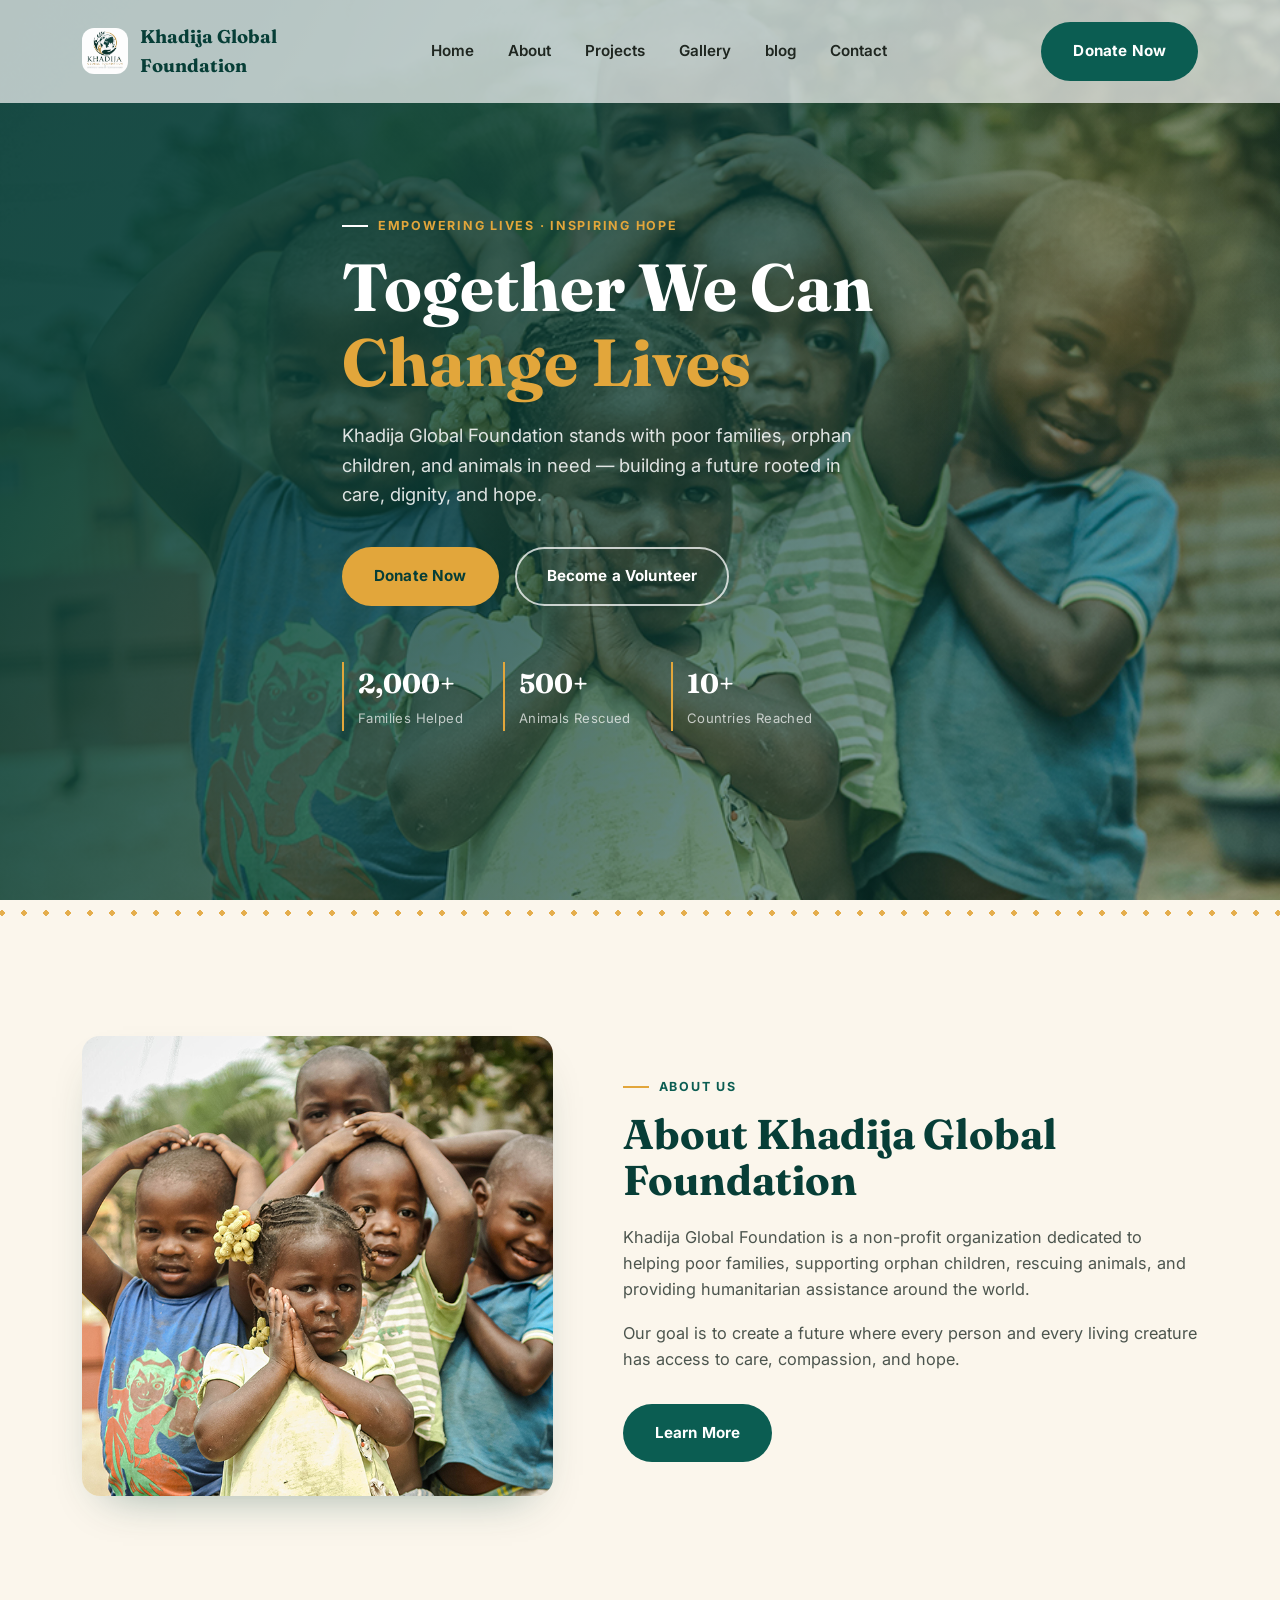
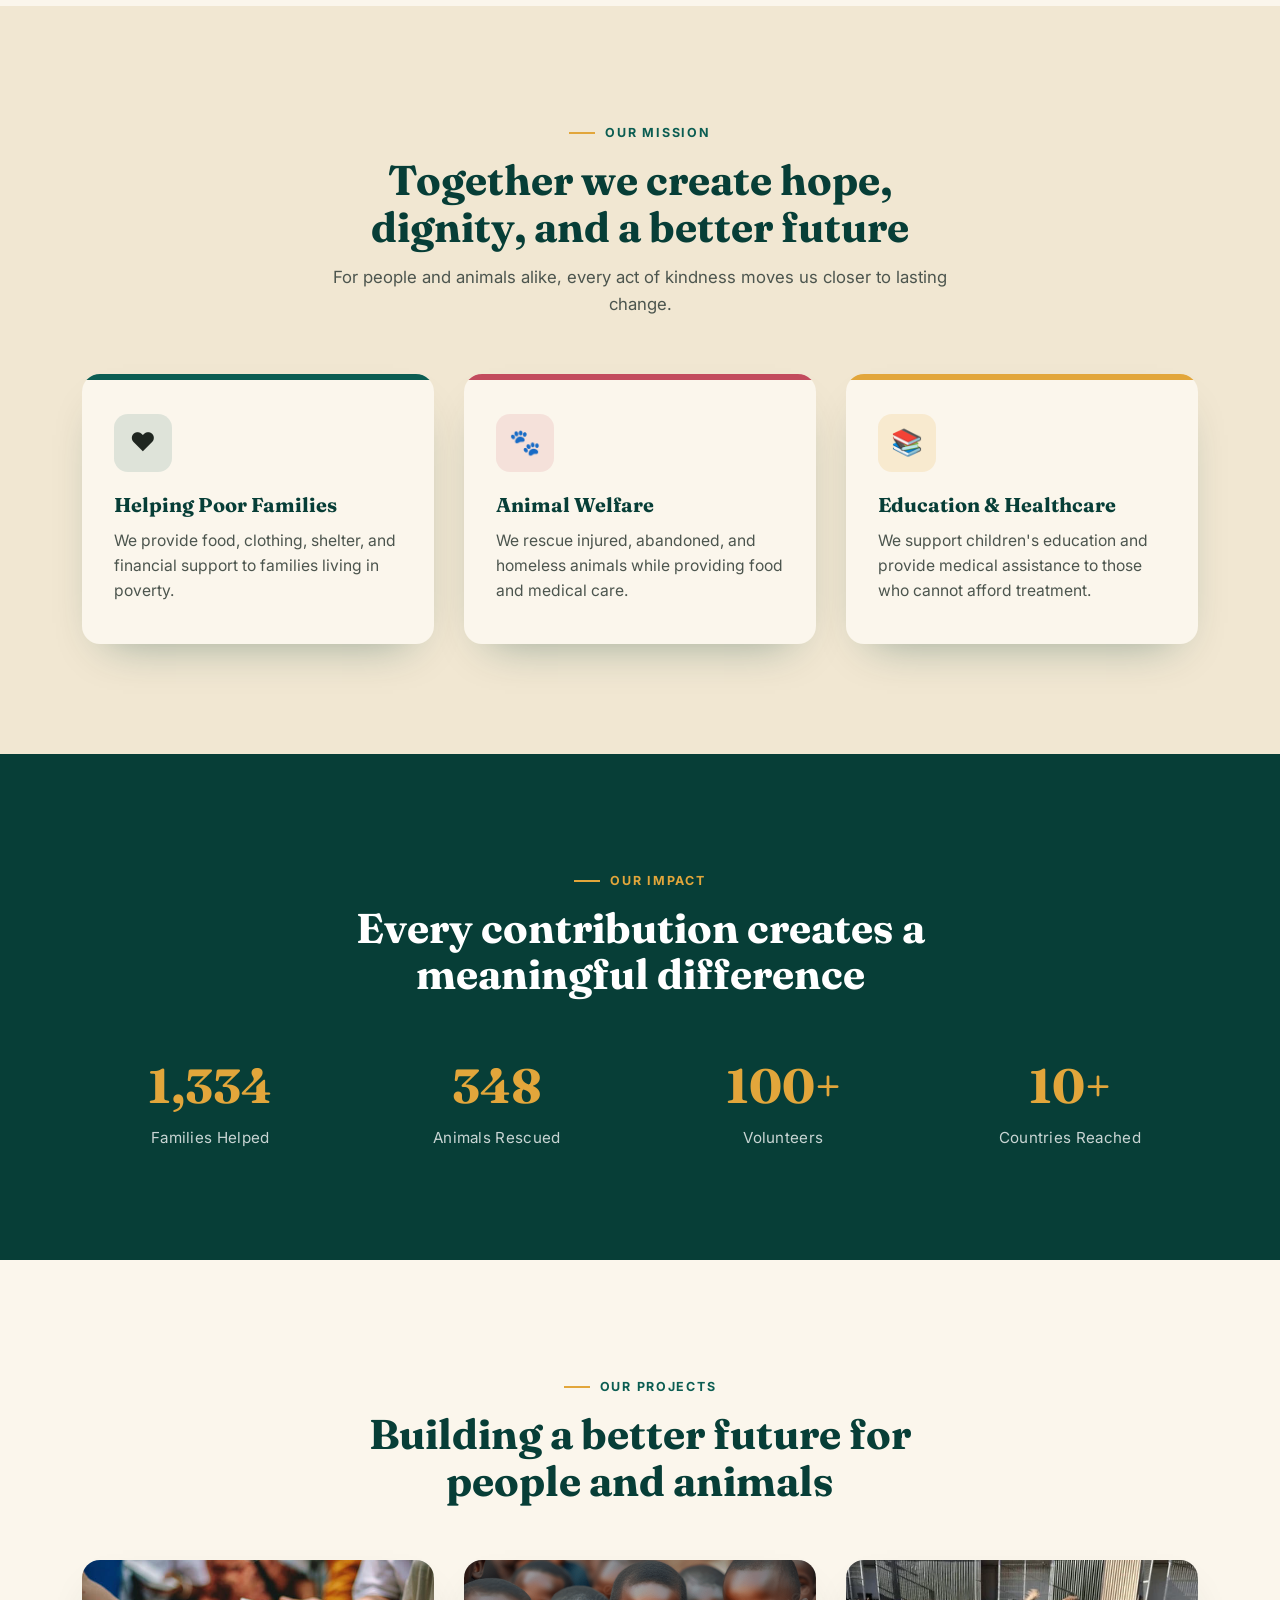
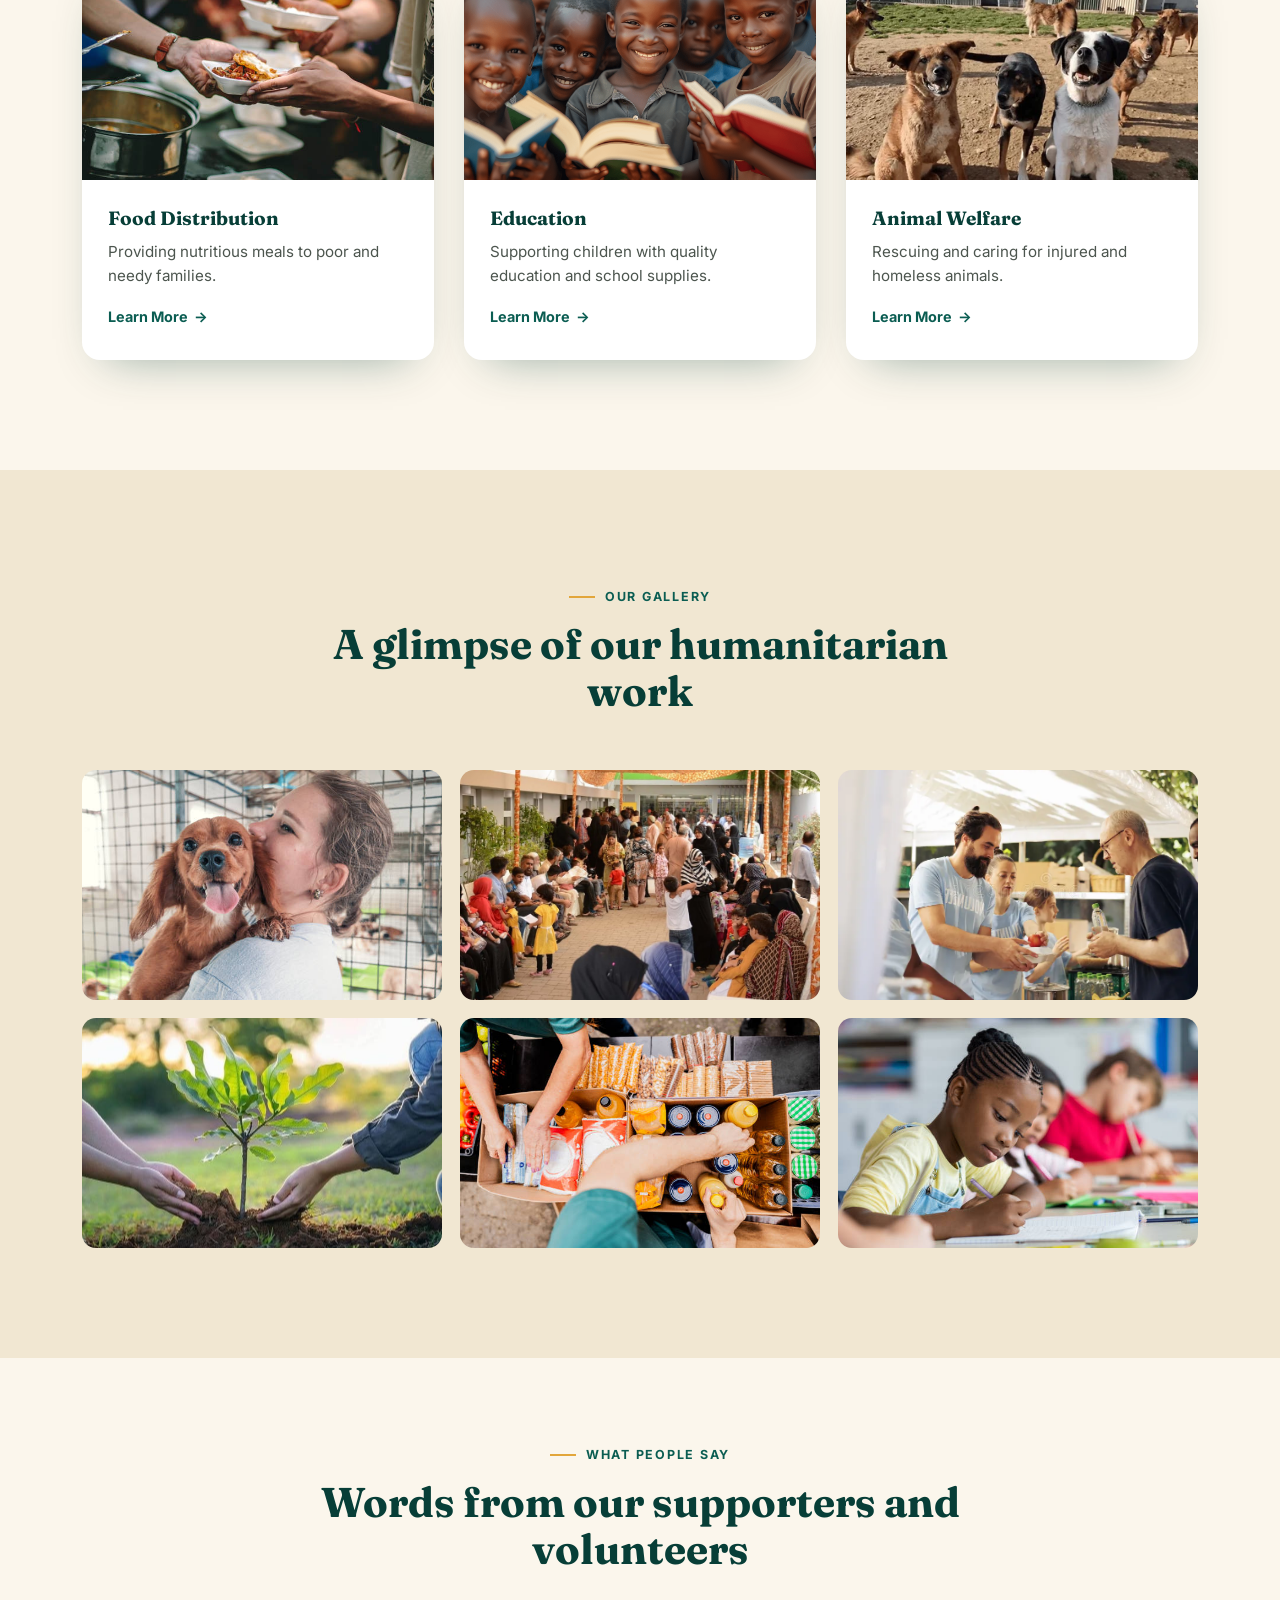
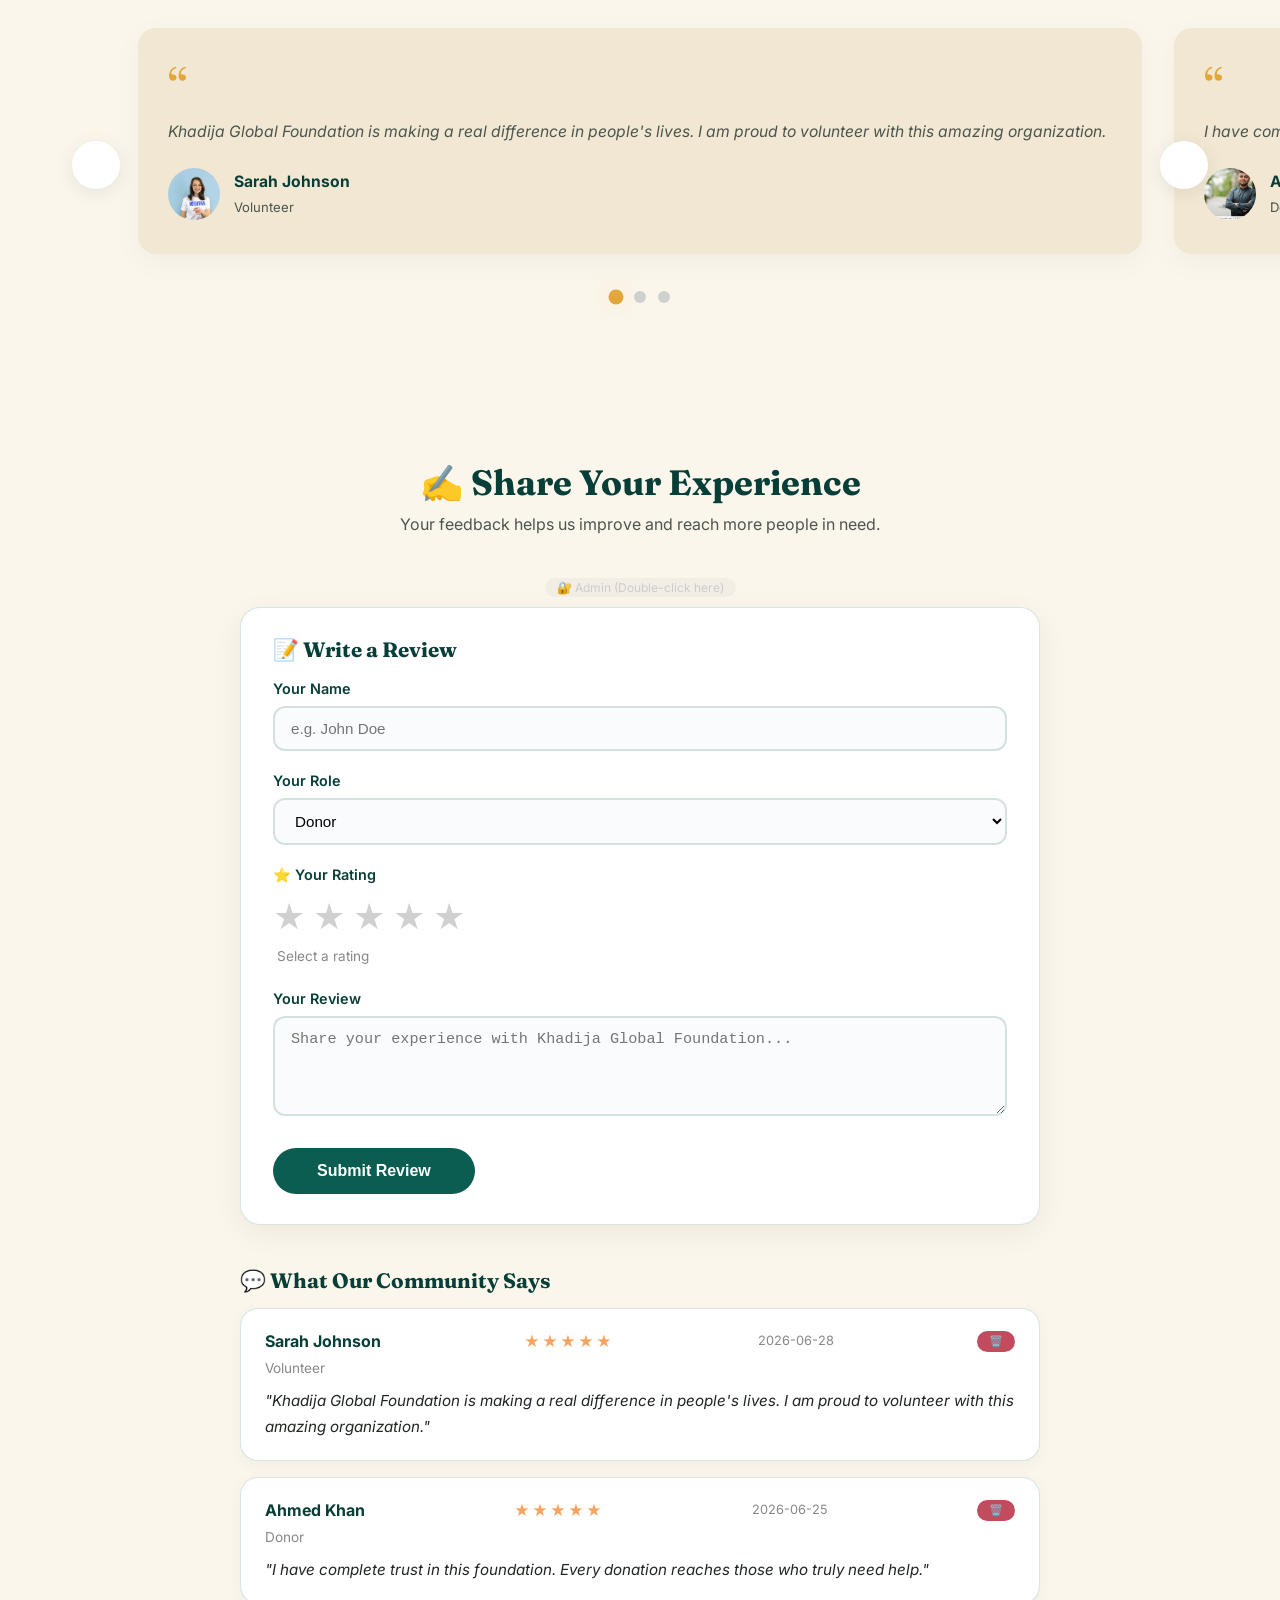
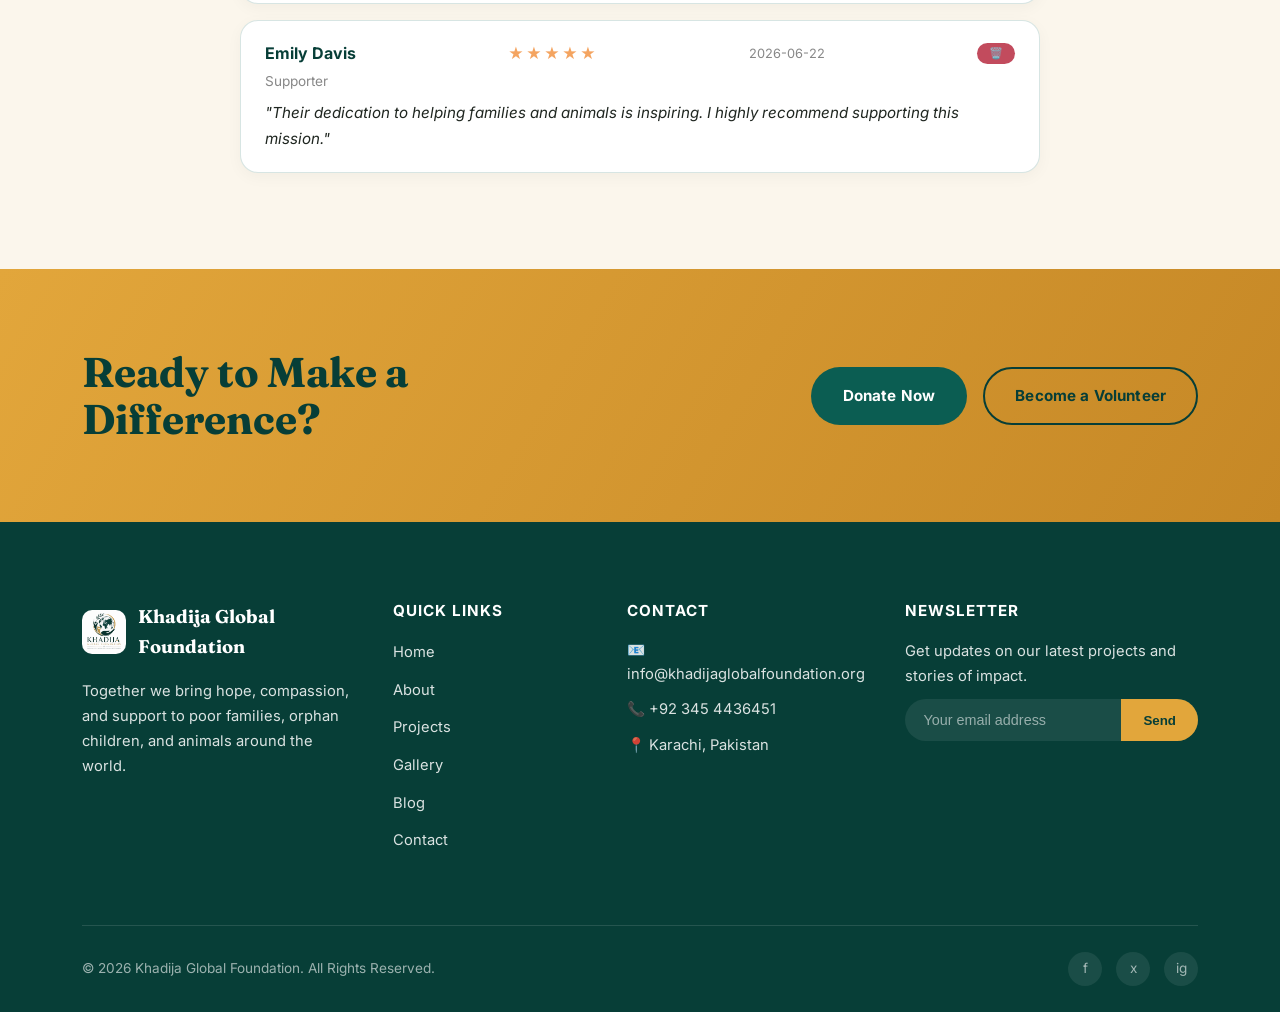
<file: index.html>
<!DOCTYPE html>
<html lang="en">
<head>
<meta charset="UTF-8">
<meta name="viewport" content="width=device-width, initial-scale=1.0">
<title>Khadija Global Foundation | Together We Can Change Lives</title>
<link rel="icon" href="https://aka-yk.github.io/khadijaglobalfoundation/images/logo.png">
<link rel="preconnect" href="https://fonts.googleapis.com">
<link rel="preconnect" href="https://fonts.gstatic.com" crossorigin>
<link href="https://fonts.googleapis.com/css2?family=Fraunces:opsz,wght@9..144,400;9..144,500;9..144,600;9..144,700;9..144,800&family=Inter:wght@400;500;600;700;800&display=swap" rel="stylesheet">
<style>
  :root{
    --cream:#FBF6EC;
    --sand:#F1E7D2;
    --ink:#1F2620;
    --ink-soft:#4C554E;
    --teal:#0B5D52;
    --teal-dark:#073E37;
    --gold:#E2A63B;
    --gold-dark:#C68826;
    --rose:#C24B5D;
    --line:rgba(11,93,82,0.16);
    --radius:18px;
    --shadow:0 20px 45px -25px rgba(7,62,55,0.45);
  }
  *{margin:0;padding:0;box-sizing:border-box;}
  html{scroll-behavior:smooth;}
  body{
    font-family:'Inter',sans-serif;
    background:var(--cream);
    color:var(--ink);
    line-height:1.6;
    overflow-x:hidden;
  }
  img{max-width:100%;display:block;}
  a{text-decoration:none;color:inherit;}
  ul{list-style:none;}
  .eyebrow{
    display:inline-flex;align-items:center;gap:10px;
    font-family:'Inter',sans-serif;font-weight:700;font-size:0.78rem;
    letter-spacing:0.14em;text-transform:uppercase;color:var(--teal);
    margin-bottom:14px;
  }
  .eyebrow::before{content:"";width:26px;height:2px;background:var(--gold);display:inline-block;}
  h1,h2,h3,h4{font-family:'Fraunces',serif;font-weight:700;color:var(--teal-dark);line-height:1.12;}
  .container{max-width:1180px;margin:0 auto;padding:0 32px;}
  .btn{
    display:inline-flex;align-items:center;justify-content:center;gap:8px;
    padding:15px 30px;border-radius:999px;font-weight:700;font-size:0.95rem;
    cursor:pointer;border:2px solid transparent;transition:all .25s ease;
    letter-spacing:0.01em;
  }
  .btn-gold{background:var(--gold);color:var(--teal-dark);}
  .btn-gold:hover{background:var(--gold-dark);transform:translateY(-2px);}
  .btn-outline{border-color:rgba(255,255,255,0.75);color:#fff;}
  .btn-outline:hover{background:rgba(255,255,255,0.12);transform:translateY(-2px);}
  .btn-teal{background:var(--teal);color:#fff;}
  .btn-teal:hover{background:var(--teal-dark);transform:translateY(-2px);}

  /* ---------- stitched divider (signature element) ---------- */
  .stitch{
    width:100%;height:26px;
    background-image:radial-gradient(circle, var(--gold) 2.6px, transparent 2.7px);
    background-size:22px 22px;background-position:center;
    background-repeat:repeat-x;
    opacity:0.9;
  }
  .stitch.on-teal{background-image:radial-gradient(circle, var(--cream) 2.6px, transparent 2.7px);}

  /* ---------- header ---------- */
  header{
    position:fixed;top:0;left:0;right:0;z-index:1000;
    background:rgba(249, 249, 249, 0.703);
    transition:background .3s ease, box-shadow .3s ease, padding .3s ease;
    padding:22px 0;
  }
  header.scrolled{
    background:rgba(251,246,236,0.94);backdrop-filter:blur(10px);
    box-shadow:0 6px 24px -14px rgba(7,62,55,0.3);padding:12px 0;
  }
  .nav-wrap{display:flex;align-items:center;justify-content:space-between;}
  .brand{display:flex;align-items:center;gap:12px;}
  .brand img{width:46px;height:46px;border-radius:12px;object-fit:cover;}
  .brand span{font-family:'Fraunces',serif;font-weight:700;font-size:1.15rem;color:var(--teal-dark);}
  nav.main-nav{display:flex;align-items:center;gap:34px;}
  nav.main-nav a{font-weight:600;font-size:0.95rem;color:var(--ink);position:relative;padding:4px 0;}
  nav.main-nav a::after{content:"";position:absolute;left:0;bottom:-2px;width:0;height:2px;background:var(--gold);transition:width .25s ease;}
  nav.main-nav a:hover::after{width:100%;}
  .nav-actions{display:flex;align-items:center;gap:18px;}
  .menu-toggle{display:none;flex-direction:column;gap:5px;cursor:pointer;background:none;border:none;}
  .menu-toggle span{width:26px;height:2.5px;background:var(--teal-dark);border-radius:2px;}

  /* ---------- hero ---------- */
  .hero{
    position:relative;min-height:100vh;display:flex;align-items:center;
    padding:150px 0 110px;overflow:hidden;
  }
  .hero::before{
    content:"";position:absolute;inset:0;
    background:linear-gradient(120deg, rgba(7,62,55,0.92) 15%, rgba(7,62,55,0.68) 55%, rgba(7,62,55,0.35) 100%),
    url('https://aka-yk.github.io/khadijaglobalfoundation/images/hero.jpg') center/cover no-repeat;
    z-index:-2;
  }
  .hero::after{
    content:"";position:absolute;right:-10%;top:-10%;width:600px;height:600px;
    background:radial-gradient(circle, rgba(226,166,59,0.25), transparent 70%);
    z-index:-1;
  }
  .hero-inner{max-width:660px;color:#fff;}
  .hero .eyebrow{color:var(--gold);}
  .hero .eyebrow::before{background:#fff;}
  .hero h1{font-size:clamp(2.6rem,5.2vw,4.2rem);color:#fff;margin-bottom:22px;}
  .hero h1 em{font-style:normal;color:var(--gold);}
  .hero p.lede{font-size:1.15rem;color:rgba(255,255,255,0.86);max-width:520px;margin-bottom:38px;}
  .hero-actions{display:flex;gap:16px;flex-wrap:wrap;margin-bottom:56px;}
  .hero-stats{display:flex;gap:40px;flex-wrap:wrap;}
  .hero-stats div{border-left:2px solid var(--gold);padding-left:14px;}
  .hero-stats strong{display:block;font-family:'Fraunces',serif;font-size:1.7rem;color:#fff;}
  .hero-stats span{font-size:0.82rem;color:rgba(255,255,255,0.7);letter-spacing:0.03em;}

  /* ---------- section basics ---------- */
  section{padding:110px 0;}
  .section-head{max-width:640px;margin-bottom:56px;}
  .section-head.center{margin-left:auto;margin-right:auto;text-align:center;}
  .section-head p{color:var(--ink-soft);font-size:1.05rem;margin-top:14px;}

  /* ---------- about ---------- */
  .about{background:var(--cream);}
  .about-grid{display:grid;grid-template-columns:0.9fr 1.1fr;gap:70px;align-items:center;}
  .about-media{position:relative;}
  .about-media img{border-radius:var(--radius);box-shadow:var(--shadow);width:100%;height:460px;object-fit:cover;}
  .about-media .badge{
    position:absolute;bottom:-28px;left:-28px;background:var(--gold);color:var(--teal-dark);
    padding:22px 26px;border-radius:16px;box-shadow:var(--shadow);
    font-family:'Fraunces',serif;
  }
  .about-media .badge strong{display:block;font-size:1.8rem;line-height:1;}
  .about-media .badge span{font-family:'Inter',sans-serif;font-weight:600;font-size:0.78rem;text-transform:uppercase;letter-spacing:0.05em;}
  .about-copy p{color:var(--ink-soft);margin-bottom:18px;font-size:1.02rem;}
  .about-copy .btn{margin-top:14px;}

  /* ---------- mission cards ---------- */
  .mission{background:var(--sand);position:relative;}
  .mission-grid{display:grid;grid-template-columns:repeat(3,1fr);gap:30px;}
  .mission-card{
    background:var(--cream);border-radius:var(--radius);padding:40px 32px;
    box-shadow:var(--shadow);position:relative;overflow:hidden;
    transition:transform .3s ease;
  }
  .mission-card:hover{transform:translateY(-8px);}
  .mission-card .bar{position:absolute;top:0;left:0;right:0;height:6px;}
  .mission-card:nth-child(1) .bar{background:var(--teal);}
  .mission-card:nth-child(2) .bar{background:var(--rose);}
  .mission-card:nth-child(3) .bar{background:var(--gold);}
  .mission-card .icon{
    width:58px;height:58px;border-radius:14px;display:flex;align-items:center;justify-content:center;
    font-size:1.6rem;margin-bottom:22px;
  }
  .mission-card:nth-child(1) .icon{background:rgba(11,93,82,0.12);}
  .mission-card:nth-child(2) .icon{background:rgba(194,75,93,0.12);}
  .mission-card:nth-child(3) .icon{background:rgba(226,166,59,0.16);}
  .mission-card h3{font-size:1.25rem;margin-bottom:12px;}
  .mission-card p{color:var(--ink-soft);font-size:0.98rem;}

  /* ---------- impact stats band ---------- */
  .impact{background:var(--teal-dark);color:#fff;position:relative;}
  .impact-grid{display:grid;grid-template-columns:repeat(4,1fr);gap:30px;text-align:center;}
  .impact-item strong{
    display:block;font-family:'Fraunces',serif;font-size:clamp(2.2rem,4vw,3rem);color:var(--gold);
  }
  .impact-item span{font-size:0.95rem;color:rgba(255,255,255,0.78);letter-spacing:0.02em;}

  /* ---------- projects ---------- */
  .projects{background:var(--cream);}
  .projects-grid{display:grid;grid-template-columns:repeat(3,1fr);gap:30px;}
  .project-card{
    border-radius:var(--radius);overflow:hidden;background:#fff;box-shadow:var(--shadow);
    transition:transform .3s ease;
  }
  .project-card:hover{transform:translateY(-8px);}
  .project-card .img-wrap{height:220px;overflow:hidden;}
  .project-card img{width:100%;height:100%;object-fit:cover;transition:transform .5s ease;}
  .project-card:hover img{transform:scale(1.08);}
  .project-body{padding:28px 26px 30px;}
  .project-body h3{font-size:1.2rem;margin-bottom:10px;}
  .project-body p{color:var(--ink-soft);font-size:0.95rem;margin-bottom:16px;}
  .project-body a{font-weight:700;color:var(--teal);font-size:0.9rem;display:inline-flex;align-items:center;gap:6px;}
  .project-body a::after{content:"→";transition:transform .25s ease;}
  .project-body a:hover::after{transform:translateX(4px);}

  /* ---------- gallery ---------- */
  .gallery{background:var(--sand);}
  .gallery-grid{display:grid;grid-template-columns:repeat(3,1fr);gap:18px;}
  .gallery-grid a{border-radius:14px;overflow:hidden;display:block;height:230px;position:relative;}
  .gallery-grid img{width:100%;height:100%;object-fit:cover;transition:transform .5s ease,filter .4s ease;}
  .gallery-grid a:hover img{transform:scale(1.1);}
  .gallery-grid a::after{
    content:"";position:absolute;inset:0;background:linear-gradient(0deg, rgba(7,62,55,0.55), transparent 55%);
    opacity:0;transition:opacity .3s ease;
  }
  .gallery-grid a:hover::after{opacity:1;}

  /* ---------- testimonials ---------- */
  .testimonials{background:var(--cream);}
  .testi-grid{display:grid;grid-template-columns:repeat(3,1fr);gap:30px;}
  .testi-card{
    background:var(--sand);border-radius:var(--radius);padding:34px 30px;position:relative;
  }
  .testi-card .quote-mark{font-family:'Fraunces',serif;font-size:3.2rem;color:var(--gold);line-height:1;margin-bottom:6px;}
  .testi-card p{color:var(--ink-soft);font-size:0.98rem;margin-bottom:24px;font-style:italic;}
  .testi-person{display:flex;align-items:center;gap:14px;}
  .testi-person img{width:52px;height:52px;border-radius:50%;object-fit:cover;}
  .testi-person strong{display:block;font-size:0.98rem;color:var(--teal-dark);}
  .testi-person span{font-size:0.82rem;color:var(--ink-soft);}

  /* ---------- CTA ---------- */
  .cta{
    background:linear-gradient(120deg, var(--gold), var(--gold-dark));
    padding:80px 0;position:relative;overflow:hidden;
  }
  .cta-inner{display:flex;align-items:center;justify-content:space-between;gap:40px;flex-wrap:wrap;}
  .cta h2{color:var(--teal-dark);font-size:clamp(1.8rem,3.4vw,2.6rem);max-width:560px;}
  .cta-actions{display:flex;gap:16px;flex-wrap:wrap;}
  .cta .btn-teal:hover{background:var(--teal-dark);}
  .cta .btn-outline-dark{border:2px solid var(--teal-dark);color:var(--teal-dark);}
  .cta .btn-outline-dark:hover{background:var(--teal-dark);color:#fff;}

  /* ---------- footer ---------- */
  footer{background:var(--teal-dark);color:rgba(255,255,255,0.85);padding-top:80px;}
  .footer-grid{display:grid;grid-template-columns:1.4fr 1fr 1fr 1.2fr;gap:40px;padding-bottom:60px;border-bottom:1px solid rgba(255,255,255,0.12);}
  .footer-brand{display:flex;align-items:center;gap:12px;margin-bottom:18px;}
  .footer-brand img{width:44px;height:44px;border-radius:10px;}
  .footer-brand span{font-family:'Fraunces',serif;font-size:1.15rem;color:#fff;font-weight:700;}
  .footer-col h4{color:#fff;font-family:'Inter',sans-serif;font-size:0.95rem;text-transform:uppercase;letter-spacing:0.06em;margin-bottom:20px;}
  .footer-col p{font-size:0.92rem;line-height:1.7;}
  .footer-col ul li{margin-bottom:12px;}
  .footer-col ul li a{font-size:0.92rem;transition:color .2s ease;}
  .footer-col ul li a:hover{color:var(--gold);}
  .footer-contact li{display:flex;gap:10px;font-size:0.92rem;margin-bottom:14px;}
  .newsletter{display:flex;margin-top:10px;border-radius:999px;overflow:hidden;background:rgba(255,255,255,0.08);}
  .newsletter input{flex:1;border:none;background:transparent;padding:13px 18px;color:#fff;font-size:0.9rem;outline:none;}
  .newsletter input::placeholder{color:rgba(255,255,255,0.55);}
  .newsletter button{border:none;background:var(--gold);color:var(--teal-dark);padding:0 22px;font-weight:700;cursor:pointer;}
  .footer-bottom{padding:26px 0;display:flex;justify-content:space-between;align-items:center;flex-wrap:wrap;gap:12px;font-size:0.85rem;color:rgba(255,255,255,0.6);}
  .footer-bottom .socials{display:flex;gap:14px;}
  .footer-bottom .socials a{width:34px;height:34px;border-radius:50%;background:rgba(255,255,255,0.08);display:flex;align-items:center;justify-content:center;font-size:0.85rem;}
  .footer-bottom .socials a:hover{background:var(--gold);color:var(--teal-dark);}

  /* ---------- reveal animation ---------- */
  .reveal{opacity:0;transform:translateY(28px);transition:opacity .7s ease, transform .7s ease;}
  .reveal.in{opacity:1;transform:translateY(0);}

  /* ===================== NEWSLETTER SUCCESS MESSAGE ===================== */
  .newsletter-msg-success {
    color: #7CE3C1 !important;
    display: block !important;
    animation: fadeInMsg 0.5s ease;
    padding: 10px 14px;
    background: rgba(124, 227, 193, 0.12);
    border-radius: 8px;
    border: 1px solid rgba(124, 227, 193, 0.2);
    margin-top: 10px;
  }

  .newsletter-msg-error {
    color: #f08a9a !important;
    display: block !important;
    animation: fadeInMsg 0.5s ease;
    padding: 10px 14px;
    background: rgba(194, 75, 93, 0.1);
    border-radius: 8px;
    border: 1px solid rgba(194, 75, 93, 0.15);
    margin-top: 10px;
  }

  @keyframes fadeInMsg {
    from { opacity: 0; transform: translateY(-10px); }
    to { opacity: 1; transform: translateY(0); }
  }

  /* ===================== REVIEW SECTION (PUBLIC) ===================== */
  .review-section {
    padding: 80px 40px;
    background: var(--cream);
  }
  .review-container { max-width: 800px; margin: 0 auto; }
  .review-section h2 {
    font-family: 'Fraunces', serif;
    font-size: 2.2rem;
    color: var(--teal-dark);
    text-align: center;
    margin-bottom: 10px;
  }
  .review-section .sub-text {
    text-align: center;
    color: var(--ink-soft);
    font-size: 1rem;
    margin-bottom: 40px;
  }

  /* ---- Review Form (No Login Required) ---- */
  .review-form {
    background: #ffffff;
    padding: 30px 32px;
    border-radius: 20px;
    box-shadow: 0 8px 30px rgba(0,0,0,0.06);
    border: 1px solid var(--line);
    display: block;
    animation: fadeInForm 0.5s ease;
  }
  @keyframes fadeInForm {
    from { opacity: 0; transform: translateY(20px); }
    to { opacity: 1; transform: translateY(0); }
  }
  .review-form h3 {
    font-family: 'Fraunces', serif;
    font-size: 1.3rem;
    color: var(--teal-dark);
    margin-bottom: 16px;
  }
  .review-form .form-group { margin-bottom: 18px; }
  .review-form label {
    display: block;
    font-weight: 600;
    font-size: 0.9rem;
    color: var(--teal-dark);
    margin-bottom: 6px;
  }
  .review-form input,
  .review-form textarea,
  .review-form select {
    width: 100%;
    padding: 12px 16px;
    border: 2px solid var(--line);
    border-radius: 12px;
    font-size: 0.95rem;
    outline: none;
    transition: border-color 0.3s;
    background: #fafbfc;
  }
  .review-form input:focus,
  .review-form textarea:focus,
  .review-form select:focus {
    border-color: var(--gold);
  }
  .review-form textarea {
    min-height: 100px;
    resize: vertical;
  }
  .review-form .star-rating {
    display: flex;
    gap: 8px;
    font-size: 2rem;
    cursor: pointer;
    margin-top: 4px;
  }
  .review-form .star-rating .star {
    color: #d0d0d0;
    transition: color 0.2s, transform 0.2s;
    user-select: none;
  }
  .review-form .star-rating .star:hover { transform: scale(1.1); }
  .review-form .star-rating .star.active { color: #f4a460; }
  #ratingText {
    font-size: 0.85rem;
    color: #888;
    margin-left: 4px;
  }
  .review-form .submit-btn {
    padding: 14px 44px;
    border: none;
    border-radius: 50px;
    background: var(--teal);
    color: #ffffff;
    font-weight: 700;
    font-size: 1rem;
    cursor: pointer;
    transition: 0.3s;
    margin-top: 6px;
  }
  .review-form .submit-btn:hover {
    background: var(--teal-dark);
    transform: translateY(-2px);
    box-shadow: 0 6px 20px rgba(11,93,74,0.2);
  }
  .review-form .submit-btn:disabled {
    opacity: 0.5;
    cursor: not-allowed;
  }

  .reviews-list { margin-top: 44px; }
  .reviews-list h3 {
    font-size: 1.3rem;
    color: var(--teal-dark);
    margin-bottom: 16px;
    font-family: 'Fraunces', serif;
  }
  .review-item {
    background: #ffffff;
    padding: 20px 24px;
    border-radius: 18px;
    box-shadow: 0 4px 16px rgba(0,0,0,0.04);
    border: 1px solid var(--line);
    margin-bottom: 16px;
    transition: 0.3s;
  }
  .review-item:hover {
    border-color: var(--gold);
    box-shadow: 0 6px 24px rgba(0,0,0,0.06);
  }
  .review-item .review-header {
    display: flex;
    justify-content: space-between;
    align-items: center;
    flex-wrap: wrap;
    gap: 8px;
    margin-bottom: 4px;
  }
  .review-item .reviewer-name {
    font-weight: 700;
    color: var(--teal-dark);
    font-size: 1rem;
  }
  .review-item .review-stars {
    color: #f4a460;
    font-size: 0.95rem;
    letter-spacing: 2px;
  }
  .review-item .review-date {
    font-size: 0.8rem;
    color: #888;
  }
  .review-item .review-role {
    font-size: 0.85rem;
    color: #888;
    margin-bottom: 8px;
  }
  .review-item .review-text {
    color: var(--ink);
    font-size: 0.95rem;
    line-height: 1.7;
    font-style: italic;
  }

  /* ---- Delete Button ---- */
  .delete-review-btn {
    background: #C24B5D;
    color: #fff;
    border: none;
    padding: 4px 12px;
    border-radius: 20px;
    font-size: 0.7rem;
    cursor: pointer;
    transition: 0.3s;
    font-weight: 600;
  }
  .delete-review-btn:hover {
    background: #a13a4a;
    transform: scale(1.05);
  }

  /* ---- Admin Panel (Hidden by default) ---- */
  .admin-toggle-btn {
    background: transparent;
    border: 1px dashed var(--line);
    color: var(--ink-soft);
    padding: 6px 16px;
    border-radius: 30px;
    font-size: 0.75rem;
    cursor: pointer;
    transition: 0.3s;
    margin-bottom: 16px;
  }
  .admin-toggle-btn:hover {
    border-color: var(--gold);
    color: var(--teal);
  }

  .admin-panel {
    background: #fff;
    padding: 20px 24px;
    border-radius: 18px;
    border: 1px solid var(--line);
    margin-bottom: 30px;
    display: none;
  }
  .admin-panel.show {
    display: block !important;
  }
  .admin-panel h4 {
    font-family: 'Fraunces', serif;
    font-size: 1.1rem;
    color: var(--teal-dark);
    margin-bottom: 10px;
  }
  .admin-panel .admin-actions {
    display: flex;
    gap: 12px;
    flex-wrap: wrap;
  }
  .admin-panel .admin-actions button {
    padding: 8px 18px;
    border: none;
    border-radius: 30px;
    font-weight: 600;
    cursor: pointer;
    transition: 0.3s;
    font-size: 0.85rem;
  }
  .admin-panel .admin-actions .btn-delete-all {
    background: #C24B5D;
    color: #fff;
  }
  .admin-panel .admin-actions .btn-delete-all:hover {
    background: #a13a4a;
  }
  .admin-panel .admin-actions .btn-toggle-admin {
    background: var(--gold);
    color: var(--teal-dark);
  }
  .admin-panel .admin-actions .btn-toggle-admin:hover {
    background: var(--gold-dark);
  }

  @media (max-width: 600px) {
    .review-section { padding: 50px 20px; }
    .review-form { padding: 22px 18px; }
    .review-form .star-rating { font-size: 1.6rem; }
    .review-item .review-header { flex-direction: column; align-items: flex-start; }
    .review-section h2 { font-size: 1.7rem; }
  }

  /* ---------- responsive ---------- */
  @media(max-width:980px){
    nav.main-nav, .nav-actions .btn{display:none;}
    .menu-toggle{display:flex;}
    .about-grid, .mission-grid, .impact-grid, .projects-grid, .gallery-grid, .testi-grid{grid-template-columns:1fr;}
    .footer-grid{grid-template-columns:1fr 1fr;}
    .impact-grid{grid-template-columns:1fr 1fr;}
  }
  @media(max-width:600px){
    .footer-grid{grid-template-columns:1fr;}
    .cta-inner{flex-direction:column;align-items:flex-start;}
    section{padding:76px 0;}
    .about-media .badge{left:0;bottom:-20px;padding:16px 18px;}
  }

  /* mobile nav panel */
  .mobile-nav{
    position:fixed;top:0;right:-100%;width:78%;max-width:320px;height:100vh;background:var(--teal-dark);
    z-index:1200;transition:right .35s ease;padding:100px 34px 34px;display:flex;flex-direction:column;gap:24px;
  }
  .mobile-nav.open{right:0;}
  .mobile-nav a{color:#fff;font-size:1.1rem;font-weight:600;}
  .mobile-nav .btn{margin-top:10px;}
  .close-btn{position:absolute;top:28px;right:28px;background:none;border:none;color:#fff;font-size:1.6rem;cursor:pointer;}
  .overlay{position:fixed;inset:0;background:rgba(0,0,0,0.4);z-index:1100;opacity:0;pointer-events:none;transition:opacity .3s ease;}
  .overlay.show{opacity:1;pointer-events:auto;}

  /* ===================== TESTIMONIALS SLIDER ===================== */
  .testimonials {
    background: var(--cream);
    padding: 80px 0;
    overflow: hidden;
  }
  .testi-slider-wrapper {
    position: relative;
    max-width: 1200px;
    margin: 0 auto;
    padding: 0 40px;
  }
  .testi-slider-track {
    display: flex;
    transition: transform 0.6s cubic-bezier(0.25, 0.46, 0.45, 0.94);
    will-change: transform;
  }
  .testi-slide {
    flex: 0 0 100%;
    padding: 0 16px;
    box-sizing: border-box;
  }
  .testi-card {
    background: var(--sand);
    border-radius: var(--radius);
    padding: 34px 30px;
    position: relative;
    height: 100%;
    display: flex;
    flex-direction: column;
    justify-content: space-between;
    box-shadow: 0 8px 30px rgba(0,0,0,0.04);
  }
  .testi-card .quote-mark {
    font-family: 'Fraunces', serif;
    font-size: 3.2rem;
    color: var(--gold);
    line-height: 1;
    margin-bottom: 6px;
  }
  .testi-card p {
    color: var(--ink-soft);
    font-size: 0.98rem;
    margin-bottom: 24px;
    font-style: italic;
    flex: 1;
  }
  .testi-person {
    display: flex;
    align-items: center;
    gap: 14px;
    margin-top: auto;
  }
  .testi-person img {
    width: 52px;
    height: 52px;
    border-radius: 50%;
    object-fit: cover;
  }
  .testi-person strong {
    display: block;
    font-size: 0.98rem;
    color: var(--teal-dark);
  }
  .testi-person span {
    font-size: 0.82rem;
    color: var(--ink-soft);
  }
  .slider-btn {
    position: absolute;
    top: 50%;
    transform: translateY(-50%);
    background: white;
    border: none;
    width: 48px;
    height: 48px;
    border-radius: 50%;
    font-size: 18px;
    cursor: pointer;
    box-shadow: 0 4px 20px rgba(0,0,0,0.08);
    transition: all 0.3s ease;
    z-index: 10;
    color: var(--teal-dark);
    display: flex;
    align-items: center;
    justify-content: center;
  }
  .slider-btn:hover {
    background: var(--gold);
    color: white;
    transform: translateY(-50%) scale(1.05);
    box-shadow: 0 8px 30px rgba(226,166,59,0.3);
  }
  .prev-btn { left: -10px; }
  .next-btn { right: -10px; }
  .slider-dots {
    display: flex;
    justify-content: center;
    gap: 12px;
    margin-top: 36px;
    flex-wrap: wrap;
  }
  .slider-dots .dot {
    width: 12px;
    height: 12px;
    border-radius: 50%;
    background: #d0d0d0;
    cursor: pointer;
    transition: all 0.3s ease;
    border: none;
    padding: 0;
  }
  .slider-dots .dot.active {
    background: var(--gold);
    transform: scale(1.25);
    box-shadow: 0 0 20px rgba(226,166,59,0.25);
  }
  .slider-dots .dot:hover {
    background: var(--gold);
    transform: scale(1.1);
  }
  @media (max-width: 992px) {
    .testi-slider-wrapper { padding: 0 16px; }
    .slider-btn { width: 40px; height: 40px; font-size: 14px; }
    .prev-btn { left: -6px; }
    .next-btn { right: -6px; }
  }
  @media (max-width: 600px) {
    .testi-card { padding: 24px 20px; text-align: center; }
    .testi-person { flex-direction: column; text-align: center; }
    .testi-person img { width: 56px; height: 56px; }
    .testi-card p { font-size: 0.92rem; }
    .slider-btn { width: 34px; height: 34px; font-size: 12px; }
    .prev-btn { left: 4px; }
    .next-btn { right: 4px; }
    .slider-dots .dot { width: 10px; height: 10px; }
    .testimonials { padding: 56px 0; }
  }
</style>
</head>
<body>

<!-- ================= HEADER ================= -->
<header id="siteHeader">
  <div class="container nav-wrap">
    <a href="index.html" class="brand">
      <img src="https://aka-yk.github.io/khadijaglobalfoundation/images/logo.png" alt="Khadija Global Foundation Logo">
      <span>Khadija Global<br>Foundation</span>
    </a>
    <nav class="main-nav">
      <a href="index.html">Home</a>
      <a href="about.html">About</a>
      <a href="projects.html">Projects</a>
      <a href="gallery.html">Gallery</a>
      <a href="blog.html">blog</a>
      <a href="contact.html">Contact</a>
    </nav>
    <div class="nav-actions">
      <a href="donate.html" class="btn btn-teal">Donate Now</a>
      <button class="menu-toggle" id="menuToggle"><span></span><span></span><span></span></button>
    </div>
  </div>
</header>

<div class="overlay" id="overlay"></div>
<div class="mobile-nav" id="mobileNav">
  <button class="close-btn" id="closeNav">&times;</button>
  <a href="index.html">Home</a>
  <a href="about.html">About</a>
  <a href="projects.html">Projects</a>
  <a href="gallery.html">Gallery</a>
  <a href="blog.html">blog</a>
  <a href="contact.html">Contact</a>
  <a href="donate.html" class="btn btn-gold">Donate Now</a>
</div>

<!-- ================= HERO ================= -->
<section class="hero" id="home">
  <div class="container hero-inner">
    <span class="eyebrow">Empowering Lives · Inspiring Hope</span>
    <h1>Together We Can <em>Change Lives</em></h1>
    <p class="lede">Khadija Global Foundation stands with poor families, orphan children, and animals in need — building a future rooted in care, dignity, and hope.</p>
    <div class="hero-actions">
      <a href="donate.html" class="btn btn-gold">Donate Now</a>
      <a href="contact.html" class="btn btn-outline">Become a Volunteer</a>
    </div>
    <div class="hero-stats">
      <div><strong>2,000+</strong><span>Families Helped</span></div>
      <div><strong>500+</strong><span>Animals Rescued</span></div>
      <div><strong>10+</strong><span>Countries Reached</span></div>
    </div>
  </div>
</section>
<div class="stitch"></div>

<!-- ================= ABOUT ================= -->
<section class="about" id="about">
  <div class="container about-grid">
    <div class="about-media reveal">
      <img src="https://aka-yk.github.io/khadijaglobalfoundation/images/hero.jpg" alt="About Khadija Global Foundation">
    </div>
    <div class="about-copy reveal">
      <span class="eyebrow">About Us</span>
      <h2 style="font-size:clamp(1.9rem,3.4vw,2.6rem);margin-bottom:20px;">About Khadija Global Foundation</h2>
      <p>Khadija Global Foundation is a non-profit organization dedicated to helping poor families, supporting orphan children, rescuing animals, and providing humanitarian assistance around the world.</p>
      <p>Our goal is to create a future where every person and every living creature has access to care, compassion, and hope.</p>
      <a href="about.html" class="btn btn-teal">Learn More</a>
    </div>
  </div>
</section>

<!-- ================= MISSION ================= -->
<section class="mission">
  <div class="container">
    <div class="section-head center reveal">
      <span class="eyebrow">Our Mission</span>
      <h2 style="font-size:clamp(1.9rem,3.4vw,2.6rem);">Together we create hope, dignity, and a better future</h2>
      <p>For people and animals alike, every act of kindness moves us closer to lasting change.</p>
    </div>
    <div class="mission-grid">
      <div class="mission-card reveal">
        <div class="bar"></div>
        <div class="icon">❤️</div>
        <h3>Helping Poor Families</h3>
        <p>We provide food, clothing, shelter, and financial support to families living in poverty.</p>
      </div>
      <div class="mission-card reveal">
        <div class="bar"></div>
        <div class="icon">🐾</div>
        <h3>Animal Welfare</h3>
        <p>We rescue injured, abandoned, and homeless animals while providing food and medical care.</p>
      </div>
      <div class="mission-card reveal">
        <div class="bar"></div>
        <div class="icon">📚</div>
        <h3>Education &amp; Healthcare</h3>
        <p>We support children's education and provide medical assistance to those who cannot afford treatment.</p>
      </div>
    </div>
  </div>
</section>

<!-- ================= IMPACT STATS ================= -->
<section class="impact">
  <div class="container">
    <div class="section-head center reveal" style="margin-bottom:50px;">
      <span class="eyebrow" style="color:var(--gold);">Our Impact</span>
      <h2 style="color:#fff;font-size:clamp(1.9rem,3.4vw,2.6rem);">Every contribution creates a meaningful difference</h2>
    </div>
    <div class="impact-grid">
      <div class="impact-item reveal"><strong class="counter" data-target="2000">0</strong><span>Families Helped</span></div>
      <div class="impact-item reveal"><strong class="counter" data-target="500">0</strong><span>Animals Rescued</span></div>
      <div class="impact-item reveal"><strong class="counter" data-target="100">0</strong><span>Volunteers</span></div>
      <div class="impact-item reveal"><strong class="counter" data-target="10">0</strong><span>Countries Reached</span></div>
    </div>
  </div>
</section>

<!-- ================= PROJECTS ================= -->
<section class="projects" id="projects">
  <div class="container">
    <div class="section-head center reveal">
      <span class="eyebrow">Our Projects</span>
      <h2 style="font-size:clamp(1.9rem,3.4vw,2.6rem);">Building a better future for people and animals</h2>
    </div>
    <div class="projects-grid">
      <div class="project-card reveal">
        <div class="img-wrap"><img src="https://aka-yk.github.io/khadijaglobalfoundation/images/project1.jpg" alt="Food Distribution"></div>
        <div class="project-body">
          <h3>Food Distribution</h3>
          <p>Providing nutritious meals to poor and needy families.</p>
          <a href="projects.html">Learn More</a>
        </div>
      </div>
      <div class="project-card reveal">
        <div class="img-wrap"><img src="https://aka-yk.github.io/khadijaglobalfoundation/images/project2.jpg" alt="Education"></div>
        <div class="project-body">
          <h3>Education</h3>
          <p>Supporting children with quality education and school supplies.</p>
          <a href="projects.html">Learn More</a>
        </div>
      </div>
      <div class="project-card reveal">
        <div class="img-wrap"><img src="https://aka-yk.github.io/khadijaglobalfoundation/images/project3.jpg" alt="Animal Welfare"></div>
        <div class="project-body">
          <h3>Animal Welfare</h3>
          <p>Rescuing and caring for injured and homeless animals.</p>
          <a href="projects.html">Learn More</a>
        </div>
      </div>
    </div>
  </div>
</section>

<!-- ================= GALLERY ================= -->
<section class="gallery" id="gallery">
  <div class="container">
    <div class="section-head center reveal">
      <span class="eyebrow">Our Gallery</span>
      <h2 style="font-size:clamp(1.9rem,3.4vw,2.6rem);">A glimpse of our humanitarian work</h2>
    </div>
    <div class="gallery-grid">
      <a href="https://aka-yk.github.io/khadijaglobalfoundation/images/gallery1.jpg" target="_blank" class="reveal"><img src="https://aka-yk.github.io/khadijaglobalfoundation/images/gallery1.jpg" alt="Gallery"></a>
      <a href="https://aka-yk.github.io/khadijaglobalfoundation/images/gallery2.jpg" target="_blank" class="reveal"><img src="https://aka-yk.github.io/khadijaglobalfoundation/images/gallery2.jpg" alt="Gallery"></a>
      <a href="https://aka-yk.github.io/khadijaglobalfoundation/images/gallery3.jpg" target="_blank" class="reveal"><img src="https://aka-yk.github.io/khadijaglobalfoundation/images/gallery3.jpg" alt="Gallery"></a>
      <a href="https://aka-yk.github.io/khadijaglobalfoundation/images/gallery4.jpg" target="_blank" class="reveal"><img src="https://aka-yk.github.io/khadijaglobalfoundation/images/gallery4.jpg" alt="Gallery"></a>
      <a href="https://aka-yk.github.io/khadijaglobalfoundation/images/gallery5.jpg" target="_blank" class="reveal"><img src="https://aka-yk.github.io/khadijaglobalfoundation/images/gallery5.jpg" alt="Gallery"></a>
      <a href="https://aka-yk.github.io/khadijaglobalfoundation/images/gallery6.jpg" target="_blank" class="reveal"><img src="https://aka-yk.github.io/khadijaglobalfoundation/images/gallery6.jpg" alt="Gallery"></a>
    </div>
  </div>
</section>

<!-- ================= TESTIMONIALS SLIDER ================= -->
<section class="testimonials" id="testimonials">
  <div class="container">
    <div class="section-head center reveal">
      <span class="eyebrow">What People Say</span>
      <h2 style="font-size:clamp(1.9rem,3.4vw,2.6rem);">Words from our supporters and volunteers</h2>
    </div>
    <div class="testi-slider-wrapper reveal">
      <div class="testi-slider-track" id="testiTrack">
        <!-- Slides populated by JavaScript from reviews -->
      </div>
      <button class="slider-btn prev-btn" onclick="prevSlide()"><i class="fas fa-chevron-left"></i></button>
      <button class="slider-btn next-btn" onclick="nextSlide()"><i class="fas fa-chevron-right"></i></button>
      <div class="slider-dots" id="sliderDots"></div>
    </div>
  </div>
</section>

<!-- ================= REVIEW SECTION (PUBLIC - No Login) ================= -->
<section class="review-section" id="reviewSection">
  <div class="review-container">
    <h2>✍️ Share Your Experience</h2>
    <p class="sub-text">Your feedback helps us improve and reach more people in need.</p>

    <!-- Admin Access: Double-click on the title -->
    <div style="text-align:center; margin-bottom:10px; font-size:0.75rem; color:#ccc; user-select:none;" 
         ondblclick="toggleAdminPanel()">
      <span style="background:rgba(0,0,0,0.03); padding:2px 12px; border-radius:20px;">
        🔐 Admin (Double-click here)
      </span>
    </div>

    <!-- Admin Panel -->
    <div class="admin-panel" id="adminPanel">
      <h4>🛠️ Admin Controls</h4>
      <div class="admin-actions">
        <button class="btn-delete-all" onclick="deleteAllReviews()">🗑️ Delete All Reviews</button>
        <button class="btn-toggle-admin" onclick="toggleAdminPanel()">Close Panel</button>
      </div>
      <p style="font-size:0.8rem; color:#888; margin-top:10px;">⚠️ This will permanently delete all reviews. This action cannot be undone.</p>
    </div>

    <!-- Review Form -->
    <div class="review-form" id="reviewForm">
      <h3>📝 Write a Review</h3>
      <div class="form-group">
        <label>Your Name</label>
        <input type="text" id="reviewName" placeholder="e.g. John Doe">
      </div>
      <div class="form-group">
        <label>Your Role</label>
        <select id="reviewRole">
          <option value="Donor">Donor</option>
          <option value="Volunteer">Volunteer</option>
          <option value="Supporter">Supporter</option>
          <option value="Community Partner">Community Partner</option>
          <option value="Beneficiary">Beneficiary</option>
          <option value="Other">Other</option>
        </select>
      </div>
      <div class="form-group">
        <label>⭐ Your Rating</label>
        <div class="star-rating" id="starRating">
          <span class="star" data-value="1" onclick="setRating(1)">★</span>
          <span class="star" data-value="2" onclick="setRating(2)">★</span>
          <span class="star" data-value="3" onclick="setRating(3)">★</span>
          <span class="star" data-value="4" onclick="setRating(4)">★</span>
          <span class="star" data-value="5" onclick="setRating(5)">★</span>
        </div>
        <span id="ratingText" style="font-size:0.85rem; color:#888;">Select a rating</span>
      </div>
      <div class="form-group">
        <label>Your Review</label>
        <textarea id="reviewText" placeholder="Share your experience with Khadija Global Foundation..."></textarea>
      </div>
      <button class="submit-btn" onclick="submitReview()">Submit Review</button>
    </div>

    <!-- Reviews List -->
    <div class="reviews-list">
      <h3>💬 What Our Community Says</h3>
      <div id="reviewsContainer"></div>
    </div>
  </div>
</section>

<!-- ================= CTA ================= -->
<section class="cta" id="donate">
  <div class="container cta-inner">
    <h2>Ready to Make a Difference?</h2>
    <div class="cta-actions">
      <a href="donate.html" class="btn btn-teal">Donate Now</a>
      <a href="contact.html" class="btn btn-outline-dark">Become a Volunteer</a>
    </div>
  </div>
</section>

<!-- ================= FOOTER ================= -->
<footer id="contact">
  <div class="container">
    <div class="footer-grid">
      <div class="footer-col">
        <div class="footer-brand">
          <img src="https://aka-yk.github.io/khadijaglobalfoundation/images/logo.png" alt="Khadija Global Foundation">
          <span>Khadija Global Foundation</span>
        </div>
        <p>Together we bring hope, compassion, and support to poor families, orphan children, and animals around the world.</p>
      </div>
      <div class="footer-col">
        <h4>Quick Links</h4>
        <ul>
          <li><a href="index.html">Home</a></li>
          <li><a href="about.html">About</a></li>
          <li><a href="projects.html">Projects</a></li>
          <li><a href="gallery.html">Gallery</a></li>
          <li><a href="blog.html">Blog</a></li>
          <li><a href="contact.html">Contact</a></li>
        </ul>
      </div>
      <div class="footer-col">
        <h4>Contact</h4>
        <ul class="footer-contact">
          <li>📧 info@khadijaglobalfoundation.org</li>
          <li>📞 +92 345 4436451</li>
          <li>📍 Karachi, Pakistan</li>
        </ul>
      </div>
      <div class="footer-col">
        <h4>Newsletter</h4>
        <p>Get updates on our latest projects and stories of impact.</p>
        <form class="newsletter" id="newsletterForm" onsubmit="return handleNewsletter(event)">
          <input type="email" id="newsletterEmail" placeholder="Your email address" required>
          <button type="submit">Send</button>
        </form>
        <div id="newsletterMsg" style="margin-top:10px; font-size:0.9rem; display:none;"></div>
      </div>
    </div>
    <div class="footer-bottom">
      <span>© 2026 Khadija Global Foundation. All Rights Reserved.</span>
      <div class="socials">
        <a href="https://www.facebook.com/khadijaglobalfoundation/" aria-label="Facebook">f</a>
        <a href="#" aria-label="Twitter">x</a>
        <a href="https://www.instagram.com/khadijaglobalfoundation/" aria-label="Instagram">ig</a>
      </div>
    </div>
  </div>
</footer>

<script>
  // ===== HEADER SCROLL =====
  const header = document.getElementById('siteHeader');
  window.addEventListener('scroll', () => {
    header.classList.toggle('scrolled', window.scrollY > 40);
  });

  // ===== MOBILE NAV =====
  const menuToggle = document.getElementById('menuToggle');
  const mobileNav = document.getElementById('mobileNav');
  const overlay = document.getElementById('overlay');
  const closeNav = document.getElementById('closeNav');
  function openNav(){ mobileNav.classList.add('open'); overlay.classList.add('show'); }
  function shutNav(){ mobileNav.classList.remove('open'); overlay.classList.remove('show'); }
  menuToggle.addEventListener('click', openNav);
  closeNav.addEventListener('click', shutNav);
  overlay.addEventListener('click', shutNav);
  document.querySelectorAll('.mobile-nav a').forEach(a => a.addEventListener('click', shutNav));

  // ===== SCROLL REVEAL =====
  const revealEls = document.querySelectorAll('.reveal');
  const io = new IntersectionObserver((entries) => {
    entries.forEach(e => { if(e.isIntersecting){ e.target.classList.add('in'); io.unobserve(e.target); } });
  }, { threshold: 0.15 });
  revealEls.forEach(el => io.observe(el));

  // ===== COUNTERS =====
  const counters = document.querySelectorAll('.counter');
  const counterIO = new IntersectionObserver((entries) => {
    entries.forEach(entry => {
      if(entry.isIntersecting){
        const el = entry.target;
        const target = +el.getAttribute('data-target');
        let current = 0;
        const step = Math.max(1, Math.ceil(target / 90));
        const tick = () => {
          current += step;
          if(current >= target){ el.textContent = target.toLocaleString() + '+'; }
          else { el.textContent = current.toLocaleString(); requestAnimationFrame(tick); }
        };
        tick();
        counterIO.unobserve(el);
      }
    });
  }, { threshold: 0.4 });
  counters.forEach(c => counterIO.observe(c));

  // ===== NEWSLETTER =====
  function handleNewsletter(event) {
    event.preventDefault();
    var email = document.getElementById('newsletterEmail').value.trim();
    var msgDiv = document.getElementById('newsletterMsg');
    if (!email || !email.includes('@') || !email.includes('.')) {
      msgDiv.className = 'newsletter-msg-error';
      msgDiv.textContent = '⚠️ Please enter a valid email address.';
      msgDiv.style.display = 'block';
      return false;
    }
    msgDiv.className = 'newsletter-msg-success';
    msgDiv.textContent = '✅ Thank you! You\'ve been subscribed successfully!';
    msgDiv.style.display = 'block';
    document.getElementById('newsletterEmail').value = '';
    setTimeout(function() { msgDiv.style.display = 'none'; }, 5000);
    return false;
  }

  // ============================================================
  //  REVIEW SYSTEM — Google Sheets Backend (Public)
  // ============================================================

  // ===== CONFIGURATION =====
  // YAHAN APNI GOOGLE SCRIPT URL DAALEIN
  var GOOGLE_SCRIPT_URL = 'https://script.google.com/macros/s/AKfycbz7zPlpEC68j8iRN6k1CP5Ik_dB-1FNVyKYtDk2zWoyevVI2FAfS9yXfbk5e2NJ7Ony/exec';

  var selectedRating = 0;
  var reviews = [];
  var adminVisible = false;

  // ===== LOAD REVIEWS FROM GOOGLE SHEETS =====
  function loadReviews() {
    fetch(GOOGLE_SCRIPT_URL)
        .then(response => response.json())
        .then(data => {
            if (data.error) {
                console.log('Error loading reviews:', data.error);
                loadLocalReviews();
                return;
            }
            reviews = data;
            displayReviews();
            updateSliderReviews();
            localStorage.setItem('kgf_reviews', JSON.stringify(reviews));
        })
        .catch(error => {
            console.log('Error loading from Google Sheets, using local:', error);
            loadLocalReviews();
        });
  }

  // ===== FALLBACK: LOCAL STORAGE =====
  function loadLocalReviews() {
    var saved = localStorage.getItem('kgf_reviews');
    if (saved) {
      reviews = JSON.parse(saved);
    } else {
      reviews = [
        { name: 'Sarah Johnson', role: 'Volunteer', rating: 5,
          text: 'Khadija Global Foundation is making a real difference in people\'s lives. I am proud to volunteer with this amazing organization.',
          date: '2026-06-28' },
        { name: 'Ahmed Khan', role: 'Donor', rating: 5,
          text: 'I have complete trust in this foundation. Every donation reaches those who truly need help.',
          date: '2026-06-25' },
        { name: 'Emily Davis', role: 'Supporter', rating: 5,
          text: 'Their dedication to helping families and animals is inspiring. I highly recommend supporting this mission.',
          date: '2026-06-22' }
      ];
      localStorage.setItem('kgf_reviews', JSON.stringify(reviews));
    }
    displayReviews();
    updateSliderReviews();
  }

  // ===== DISPLAY REVIEWS =====
  function displayReviews() {
    var container = document.getElementById('reviewsContainer');
    if (!container) return;
    if (reviews.length === 0) {
      container.innerHTML = '<p style="color:#888; text-align:center;">No reviews yet. Be the first to share your experience!</p>';
      return;
    }
    var html = '';
    for (var i = 0; i < reviews.length; i++) {
      var r = reviews[i];
      var stars = '';
      for (var s = 0; s < 5; s++) { stars += (s < r.rating) ? '★' : '☆'; }
      html += '<div class="review-item" data-index="' + i + '">' +
        '<div class="review-header">' +
          '<span class="reviewer-name">' + r.name + '</span>' +
          '<span class="review-stars">' + stars + '</span>' +
          '<span class="review-date">' + r.date + '</span>' +
          '<button class="delete-review-btn" onclick="deleteReview(' + i + ')" title="Delete this review">🗑️</button>' +
        '</div>' +
        '<div class="review-role">' + r.role + '</div>' +
        '<div class="review-text">"' + r.text + '"</div>' +
      '</div>';
    }
    container.innerHTML = html;
  }

  // ===== UPDATE TESTIMONIALS SLIDER =====
  function updateSliderReviews() {
    var track = document.getElementById('testiTrack');
    if (!track) return;
    
    var sliderReviews = reviews.slice(0, 10);
    var slidesHtml = '';
    
    sliderReviews.forEach(function(r) {
      var stars = '';
      for (var s = 0; s < 5; s++) { stars += (s < r.rating) ? '★' : '☆'; }
      slidesHtml += '<div class="testi-slide">' +
        '<div class="testi-card">' +
          '<div class="quote-mark">&ldquo;</div>' +
          '<p>' + r.text + '</p>' +
          '<div class="testi-person">' +
            '<img src="https://aka-yk.github.io/khadijaglobalfoundation/images/person' + (Math.floor(Math.random() * 3) + 1) + '.jpg" alt="' + r.name + '">' +
            '<div><strong>' + r.name + '</strong><span>' + r.role + '</span></div>' +
          '</div>' +
        '</div>' +
      '</div>';
    });
    
    track.innerHTML = slidesHtml;
    
    // Reinitialize slider dots
    var dotsContainer = document.getElementById('sliderDots');
    if (dotsContainer) {
      dotsContainer.innerHTML = '';
      var newSlides = track.querySelectorAll('.testi-slide');
      for (var i = 0; i < newSlides.length; i++) {
        var dot = document.createElement('button');
        dot.className = 'dot' + (i === 0 ? ' active' : '');
        dot.setAttribute('data-index', i);
        dot.addEventListener('click', function(idx) {
          return function() { goToSlide(idx); };
        }(i));
        dotsContainer.appendChild(dot);
      }
    }
    
    if (typeof goToSlide === 'function') {
      goToSlide(0);
    }
  }

  // ===== SET RATING =====
  function setRating(value) {
    selectedRating = value;
    var stars = document.querySelectorAll('.star-rating .star');
    for (var i = 0; i < stars.length; i++) {
      stars[i].classList.toggle('active', i < value);
    }
    document.getElementById('ratingText').textContent = value + ' star' + (value > 1 ? 's' : '');
  }

  // ===== SUBMIT REVIEW =====
  function submitReview() {
    var name = document.getElementById('reviewName').value.trim();
    var role = document.getElementById('reviewRole').value;
    var text = document.getElementById('reviewText').value.trim();
    var btn = document.querySelector('.submit-btn');
    
    if (!name) { alert('Please enter your name.'); return; }
    if (selectedRating === 0) { alert('Please select a rating.'); return; }
    if (!text || text.length < 10) { alert('Please write at least 10 characters for your review.'); return; }
    
    var today = new Date();
    var dateStr = today.getFullYear() + '-' + String(today.getMonth()+1).padStart(2,'0') + '-' + String(today.getDate()).padStart(2,'0');
    
    var newReview = { name: name, role: role, rating: selectedRating, text: text, date: dateStr };
    
    // ---- Save to Google Sheets ----
    fetch(GOOGLE_SCRIPT_URL, {
        method: 'POST',
        headers: { 'Content-Type': 'application/json' },
        body: JSON.stringify(newReview)
    })
    .then(response => response.json())
    .then(data => {
        if (data.success) {
            reviews.unshift(newReview);
            localStorage.setItem('kgf_reviews', JSON.stringify(reviews));
            displayReviews();
            updateSliderReviews();
            
            document.getElementById('reviewText').value = '';
            document.getElementById('reviewName').value = '';
            selectedRating = 0;
            document.querySelectorAll('.star-rating .star').forEach(function(s) { s.classList.remove('active'); });
            document.getElementById('ratingText').textContent = 'Select a rating';
            
            btn.disabled = true;
            btn.textContent = '✅ Submitted!';
            setTimeout(function() { btn.disabled = false; btn.textContent = 'Submit Review'; }, 2000);
        } else {
            alert('⚠️ Error saving review. Please try again.');
        }
    })
    .catch(function(error) {
        // Fallback: Save to localStorage only
        reviews.unshift(newReview);
        localStorage.setItem('kgf_reviews', JSON.stringify(reviews));
        displayReviews();
        updateSliderReviews();
        alert('⚠️ Review saved locally. Google Sheets not connected.');
    });
  }

  // ===== DELETE REVIEW =====
  function deleteReview(index) {
    if (confirm('Are you sure you want to delete this review?')) {
      reviews.splice(index, 1);
      localStorage.setItem('kgf_reviews', JSON.stringify(reviews));
      displayReviews();
      updateSliderReviews();
      alert('✅ Review deleted!');
    }
  }

  // ===== DELETE ALL REVIEWS =====
  function deleteAllReviews() {
    if (confirm('⚠️ Are you sure you want to delete ALL reviews? This cannot be undone!')) {
      reviews = [];
      localStorage.setItem('kgf_reviews', JSON.stringify(reviews));
      displayReviews();
      updateSliderReviews();
      alert('✅ All reviews deleted!');
    }
  }

  // ===== ADMIN PANEL TOGGLE =====
  function toggleAdminPanel() {
    var panel = document.getElementById('adminPanel');
    adminVisible = !adminVisible;
    panel.classList.toggle('show');
  }

  // ===== INIT =====
  document.addEventListener('DOMContentLoaded', function() {
    loadReviews();
  });

  // ===== TESTIMONIALS SLIDER =====
  (function() {
    const track = document.getElementById('testiTrack');
    const slides = track.querySelectorAll('.testi-slide');
    const totalSlides = slides.length;
    let currentIndex = 0;
    let autoSlideInterval;

    const dotsContainer = document.getElementById('sliderDots');
    dotsContainer.innerHTML = '';
    for (let i = 0; i < totalSlides; i++) {
      const dot = document.createElement('button');
      dot.className = 'dot' + (i === 0 ? ' active' : '');
      dot.setAttribute('data-index', i);
      dot.addEventListener('click', function() {
        goToSlide(parseInt(this.getAttribute('data-index')));
      });
      dotsContainer.appendChild(dot);
    }
    const dots = dotsContainer.querySelectorAll('.dot');

    function goToSlide(index) {
      if (index < 0) index = totalSlides - 1;
      if (index >= totalSlides) index = 0;
      currentIndex = index;
      track.style.transform = 'translateX(-' + (currentIndex * 100) + '%)';
      dots.forEach((d, i) => { d.classList.toggle('active', i === currentIndex); });
    }

    function nextSlide() { goToSlide(currentIndex + 1); }
    function prevSlide() { goToSlide(currentIndex - 1); }

    function startAutoSlide() {
      if (autoSlideInterval) clearInterval(autoSlideInterval);
      autoSlideInterval = setInterval(nextSlide, 1700);
    }
    function stopAutoSlide() { clearInterval(autoSlideInterval); }

    const sliderWrapper = document.querySelector('.testi-slider-wrapper');
    sliderWrapper.addEventListener('mouseenter', stopAutoSlide);
    sliderWrapper.addEventListener('mouseleave', startAutoSlide);

    let startX = 0, endX = 0;
    sliderWrapper.addEventListener('touchstart', (e) => { startX = e.changedTouches[0].screenX; }, { passive: true });
    sliderWrapper.addEventListener('touchend', (e) => {
      endX = e.changedTouches[0].screenX;
      const diff = startX - endX;
      if (Math.abs(diff) > 40) { if (diff > 0) nextSlide(); else prevSlide(); }
    }, { passive: true });

    document.addEventListener('keydown', (e) => {
      if (e.key === 'ArrowRight') nextSlide();
      else if (e.key === 'ArrowLeft') prevSlide();
    });

    startAutoSlide();
    window.goToSlide = goToSlide;
    window.nextSlide = nextSlide;
    window.prevSlide = prevSlide;
  })();
</script>
</body>
</html>
</file>
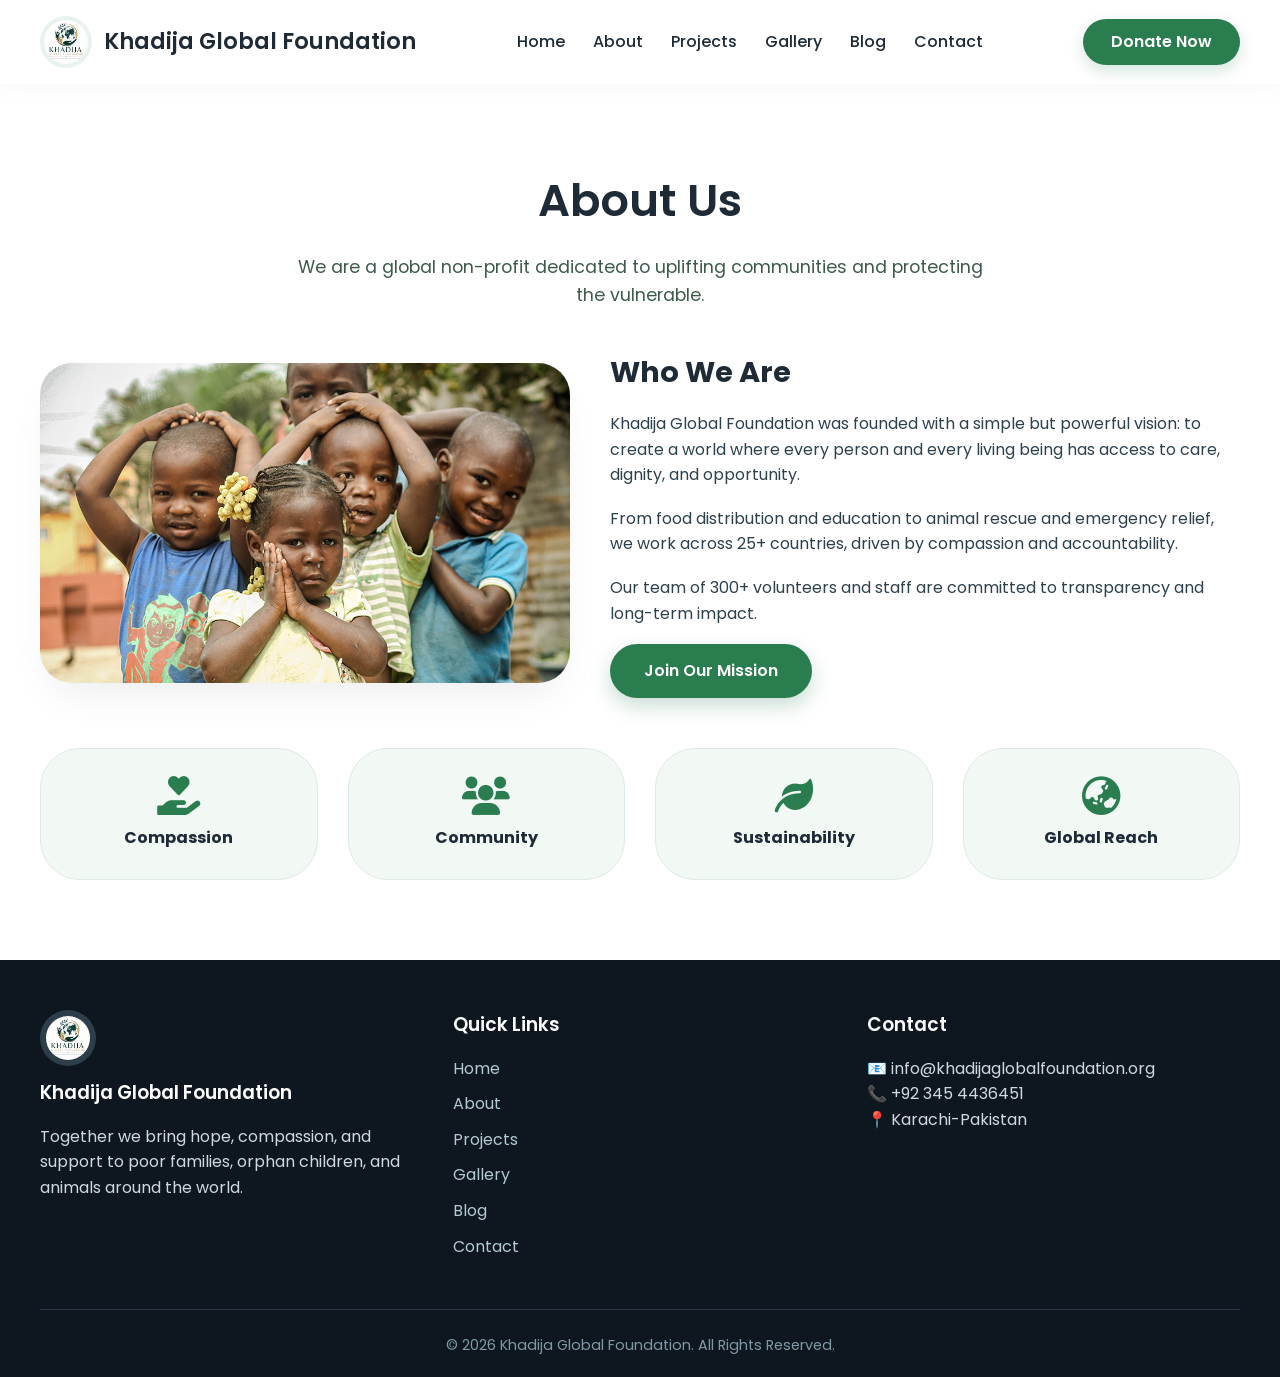
<file: about.html>
<!-- ============================================================
     FILE: about.html  (ABOUT US)
     ============================================================ -->
<!DOCTYPE html>
<html lang="en">
<head>
    <meta charset="UTF-8" />
    <meta name="viewport" content="width=device-width, initial-scale=1.0" />
    <title>Khadija Global · About</title>
    <link rel="preconnect" href="https://fonts.googleapis.com" />
    <link rel="preconnect" href="https://fonts.gstatic.com" crossorigin />
    <link href="https://fonts.googleapis.com/css2?family=Poppins:wght@300;400;500;600;700&display=swap" rel="stylesheet" />
    <link rel="stylesheet" href="https://cdnjs.cloudflare.com/ajax/libs/font-awesome/6.0.0-beta3/css/all.min.css" />
    <style>
        /* copy the same global + nav + footer styles from index.html (or use shared CSS) */
        * {
            margin: 0;
            padding: 0;
            box-sizing: border-box;
        }
        body {
            font-family: 'Poppins', sans-serif;
            background: #fafbfc;
            color: #1e2b37;
            line-height: 1.6;
        }
        a {
            text-decoration: none;
            transition: 0.3s ease;
        }
        img {
            max-width: 100%;
            display: block;
        }
        .btn-green {
            background: #2a7d4f;
            color: #fff;
            padding: 12px 32px;
            border-radius: 50px;
            font-weight: 600;
            font-size: 1rem;
            display: inline-block;
            box-shadow: 0 8px 20px rgba(42, 125, 79, 0.25);
            border: 2px solid transparent;
            transition: 0.3s;
        }
        .btn-green:hover {
            background: #1e5f3b;
            transform: translateY(-4px);
            box-shadow: 0 12px 28px rgba(42, 125, 79, 0.35);
        }
        .btn-white {
            background: transparent;
            color: #1e2b37;
            padding: 12px 32px;
            border-radius: 50px;
            font-weight: 600;
            font-size: 1rem;
            display: inline-block;
            border: 2px solid #1e2b37;
            transition: 0.3s;
        }
        .btn-white:hover {
            background: #1e2b37;
            color: #fff;
            transform: translateY(-4px);
        }
        nav {
            display: flex;
            align-items: center;
            justify-content: space-between;
            flex-wrap: wrap;
            padding: 16px 40px;
            background: #ffffffdd;
            backdrop-filter: blur(12px);
            -webkit-backdrop-filter: blur(12px);
            box-shadow: 0 4px 20px rgba(0, 0, 0, 0.03);
            position: sticky;
            top: 0;
            z-index: 999;
            border-bottom: 1px solid rgba(0, 0, 0, 0.02);
        }
        nav .logo {
            display: flex;
            align-items: center;
            gap: 12px;
        }
        nav .logo img {
            width: 52px;
            height: 52px;
            border-radius: 50%;
            object-fit: cover;
            background: #e9f3ed;
            padding: 4px;
        }
        nav .logo h2 {
            font-size: 1.4rem;
            font-weight: 600;
            color: #1e2b37;
        }
        nav ul {
            display: flex;
            list-style: none;
            gap: 28px;
            align-items: center;
        }
        nav ul li a {
            color: #1e2b37;
            font-weight: 500;
            position: relative;
            padding-bottom: 4px;
        }
        nav ul li a::after {
            content: '';
            position: absolute;
            left: 0;
            bottom: 0;
            width: 0;
            height: 2px;
            background: #2a7d4f;
            transition: 0.3s;
        }
        nav ul li a:hover::after {
            width: 100%;
        }
        nav ul li a.active {
            color: #2a7d4f;
            font-weight: 600;
        }
        nav ul li a.active::after {
            width: 100%;
        }
        .donate-btn {
            background: #2a7d4f;
            color: #fff;
            padding: 10px 28px;
            border-radius: 50px;
            font-weight: 600;
            box-shadow: 0 6px 16px rgba(42, 125, 79, 0.2);
        }
        .donate-btn:hover {
            background: #1e5f3b;
            transform: scale(1.02);
        }
        .nav-toggle {
            display: none;
            font-size: 1.8rem;
            cursor: pointer;
            color: #1e2b37;
        }
        footer {
            background: #0e171f;
            color: #cdd9e0;
            padding: 50px 40px 20px;
        }
        .footer-container {
            display: flex;
            flex-wrap: wrap;
            justify-content: space-between;
            gap: 40px;
            max-width: 1200px;
            margin: 0 auto;
        }
        .footer-box {
            flex: 1 1 180px;
        }
        .footer-box img {
            width: 56px;
            border-radius: 50%;
            background: #2c3e4a;
            padding: 6px;
            margin-bottom: 12px;
        }
        .footer-box h3 {
            color: #fff;
            font-weight: 600;
            margin-bottom: 16px;
        }
        .footer-box ul {
            list-style: none;
        }
        .footer-box ul li {
            margin-bottom: 10px;
        }
        .footer-box ul li a {
            color: #b3c9d4;
        }
        .footer-box ul li a:hover {
            color: #a1d6b4;
            padding-left: 6px;
        }
        .footer-bottom {
            border-top: 1px solid #2a3c47;
            margin-top: 40px;
            padding-top: 24px;
            text-align: center;
            color: #8099a6;
            font-size: 0.9rem;
        }
        @media (max-width: 820px) {
            nav ul {
                display: none;
                flex-direction: column;
                width: 100%;
                padding: 20px 0 10px;
                gap: 14px;
                background: #ffffff;
            }
            nav ul.active {
                display: flex;
            }
            .nav-toggle {
                display: block;
            }
            .donate-btn {
                display: none;
            }
            nav {
                padding: 14px 24px;
            }
            .footer-container {
                flex-direction: column;
                align-items: center;
                text-align: center;
            }
        }
        @media (max-width: 480px) {
            nav .logo h2 {
                font-size: 1rem;
            }
        }
        /* ---------- about page specific ---------- */
        .about-page {
            padding: 80px 40px;
            background: #ffffff;
            animation: fadeUp 0.8s ease-out;
        }
        .about-page h2 {
            font-size: 2.8rem;
            font-weight: 600;
            text-align: center;
            margin-bottom: 16px;
        }
        .about-page .about-sub {
            text-align: center;
            max-width: 700px;
            margin: 0 auto 40px;
            color: #3d5a4b;
            font-size: 1.1rem;
        }
        .about-grid {
            display: flex;
            flex-wrap: wrap;
            gap: 40px;
            align-items: center;
        }
        .about-grid .about-img {
            flex: 1 1 300px;
            border-radius: 32px;
            overflow: hidden;
            box-shadow: 0 20px 40px -12px rgba(0, 0, 0, 0.08);
        }
        .about-grid .about-img img {
            width: 100%;
            height: 320px;
            object-fit: cover;
        }
        .about-grid .about-text {
            flex: 1 1 400px;
        }
        .about-grid .about-text h3 {
            font-size: 1.8rem;
            margin-bottom: 16px;
            color: #1e2b37;
        }
        .about-grid .about-text p {
            margin-bottom: 18px;
            color: #2d414d;
        }
        .about-values {
            display: flex;
            flex-wrap: wrap;
            justify-content: center;
            gap: 30px;
            margin-top: 50px;
        }
        .value-box {
            background: #f2f8f4;
            padding: 28px 24px;
            border-radius: 40px;
            flex: 1 1 160px;
            text-align: center;
            border: 1px solid #dcebe2;
            transition: 0.3s;
        }
        .value-box:hover {
            background: #e3f0e8;
            transform: scale(1.02);
        }
        .value-box i {
            font-size: 2.4rem;
            color: #2a7d4f;
            margin-bottom: 10px;
        }
        @keyframes fadeUp {
            0% {
                opacity: 0;
                transform: translateY(30px);
            }
            100% {
                opacity: 1;
                transform: translateY(0);
            }
        }
        @media (max-width: 820px) {
            .about-page {
                padding: 50px 24px;
            }
            .about-grid {
                flex-direction: column;
            }
        }
    </style>
</head>
<body>
    <nav>
      <div class="logo">
    <a href="index.html">
        <img src="images/logo.png" alt="Khadija Global Foundation Logo">
    </a>
    <a href="index.html" style="text-decoration: none;">
        <h2>Khadija Global Foundation</h2>
    </a>
</div>
        <ul id="navMenu">
              <li><a href="index.html">Home</a></li>
              <li><a href="about.html">About</a></li>
              <li><a href="projects.html">Projects</a></li>
              <li><a href="gallery.html">Gallery</a></li>
              <li><a href="blog.html">Blog</a></li>
              <li><a href="contact.html">Contact</a></li>
        </ul>
        <a href="donate.html" class="donate-btn">Donate Now</a>
        <div class="nav-toggle" id="navToggle">
            <i class="fas fa-bars"></i>
        </div>
    </nav>

    <section class="about-page">
        <h2>About Us</h2>
        <p class="about-sub">We are a global non-profit dedicated to uplifting communities and protecting the vulnerable.</p>
        <div class="about-grid">
            <div class="about-img">
                <img src="images/hero.jpg" alt="About us" />
            </div>
            <div class="about-text">
                <h3>Who We Are</h3>
                <p>Khadija Global Foundation was founded with a simple but powerful vision: to create a world where every person and every living being has access to care, dignity, and opportunity.</p>
                <p>From food distribution and education to animal rescue and emergency relief, we work across 25+ countries, driven by compassion and accountability.</p>
                <p>Our team of 300+ volunteers and staff are committed to transparency and long-term impact.</p>
                <a href="contact.html" class="btn-green">Join Our Mission</a>
            </div>
        </div>
        <div class="about-values">
            <div class="value-box"><i class="fas fa-hand-holding-heart"></i><h4>Compassion</h4></div>
            <div class="value-box"><i class="fas fa-users"></i><h4>Community</h4></div>
            <div class="value-box"><i class="fas fa-leaf"></i><h4>Sustainability</h4></div>
            <div class="value-box"><i class="fas fa-globe-asia"></i><h4>Global Reach</h4></div>
        </div>
    </section>

    <footer>
        <div class="footer-container">
            <div class="footer-box">
                <img src="images/logo.png" alt="Khadija Global Foundation" />
                <h3>Khadija Global Foundation</h3>
                <p>Together we bring hope, compassion, and support to poor families, orphan children, and animals around the world.</p>
            </div>
            <div class="footer-box">
                <h3>Quick Links</h3>
                <ul>
                    <li><a href="index.html">Home</a></li>
                    <li><a href="about.html">About</a></li>
                    <li><a href="projects.html">Projects</a></li>
                    <li><a href="gallery.html">Gallery</a></li>
                    <li><a href="blog.html">Blog</a></li>
                    <li><a href="contact.html">Contact</a></li>
                </ul>
            </div>
            <div class="footer-box">
                <h3>Contact</h3>
                <p>📧 info@khadijaglobalfoundation.org</p>
                <p>📞 +92 345 4436451</p>
                <p>📍 Karachi-Pakistan</p>
            </div>
        </div>
        <div class="footer-bottom">
            <p>© 2026 Khadija Global Foundation. All Rights Reserved.</p>
        </div>
    </footer>

    <script>
        const toggle = document.getElementById('navToggle');
        const menu = document.getElementById('navMenu');
        toggle.addEventListener('click', () => menu.classList.toggle('active'));
    </script>
</body>
</html>
</file>
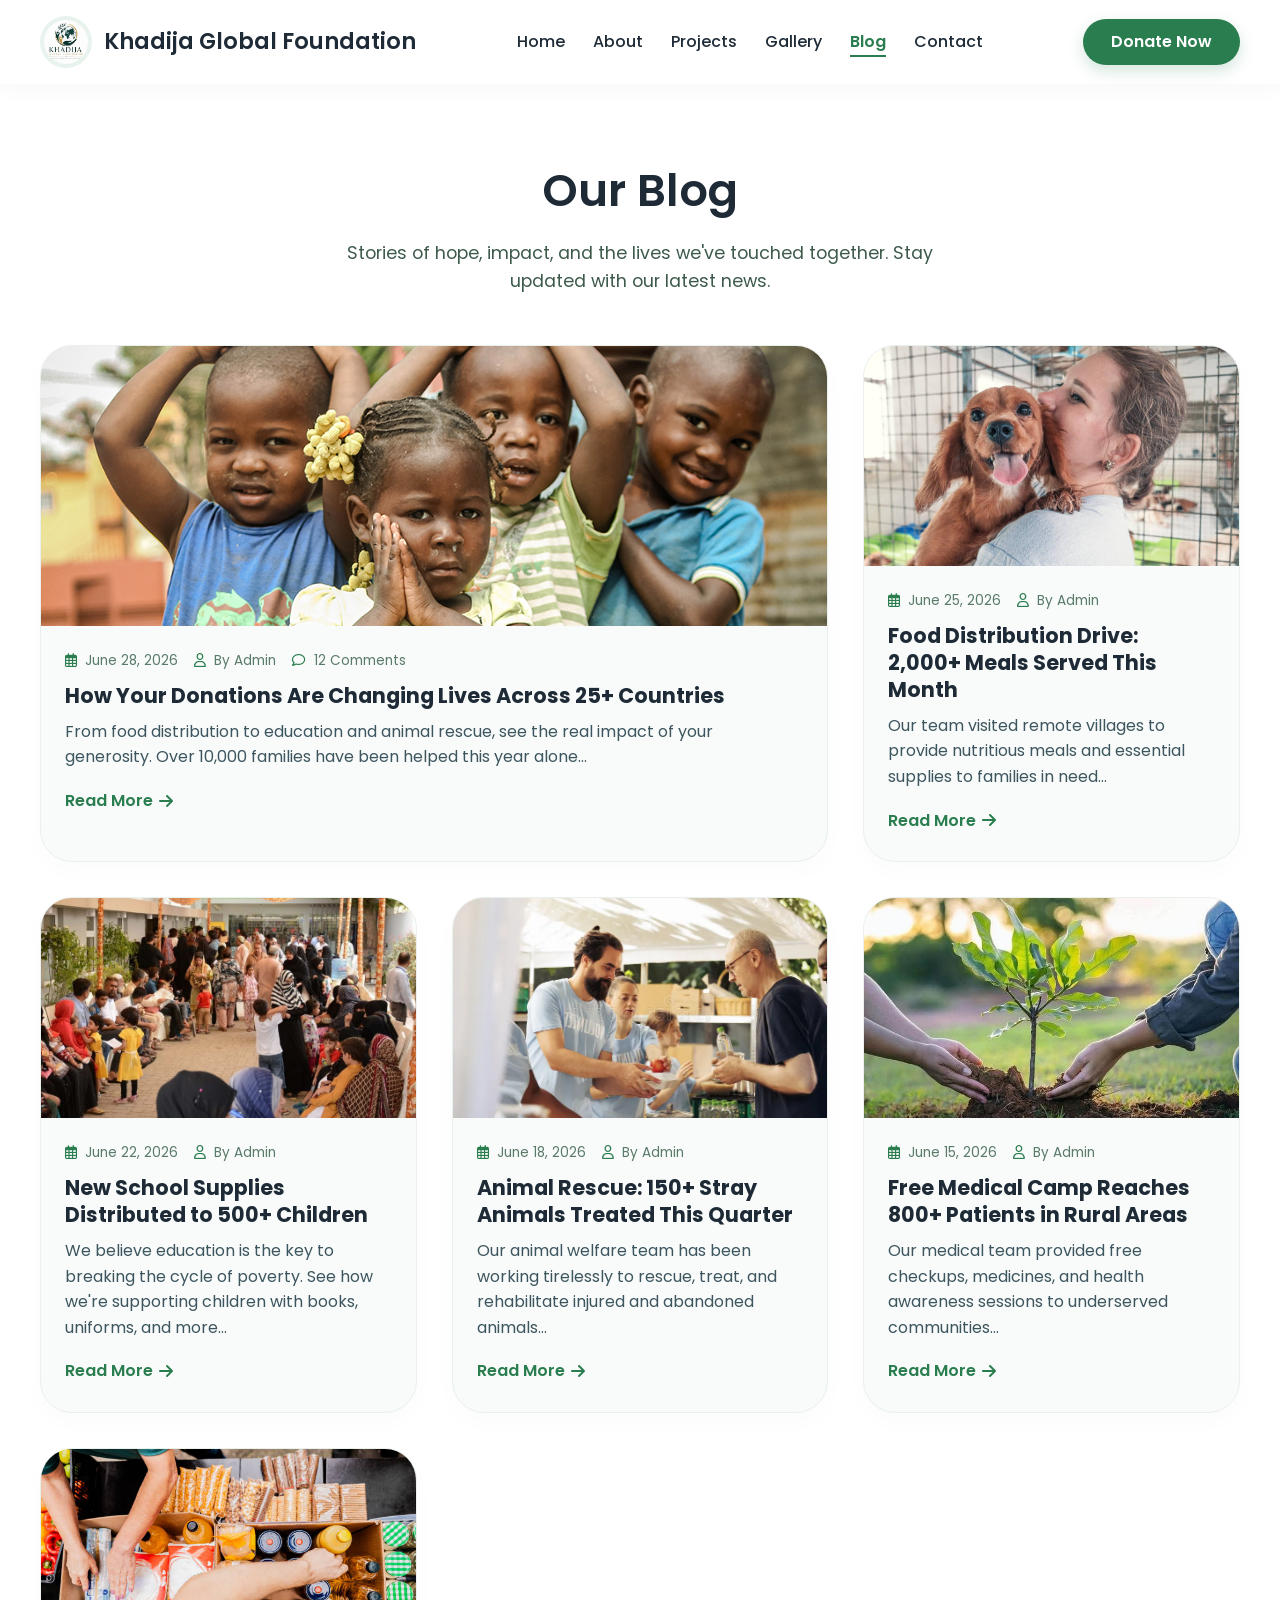
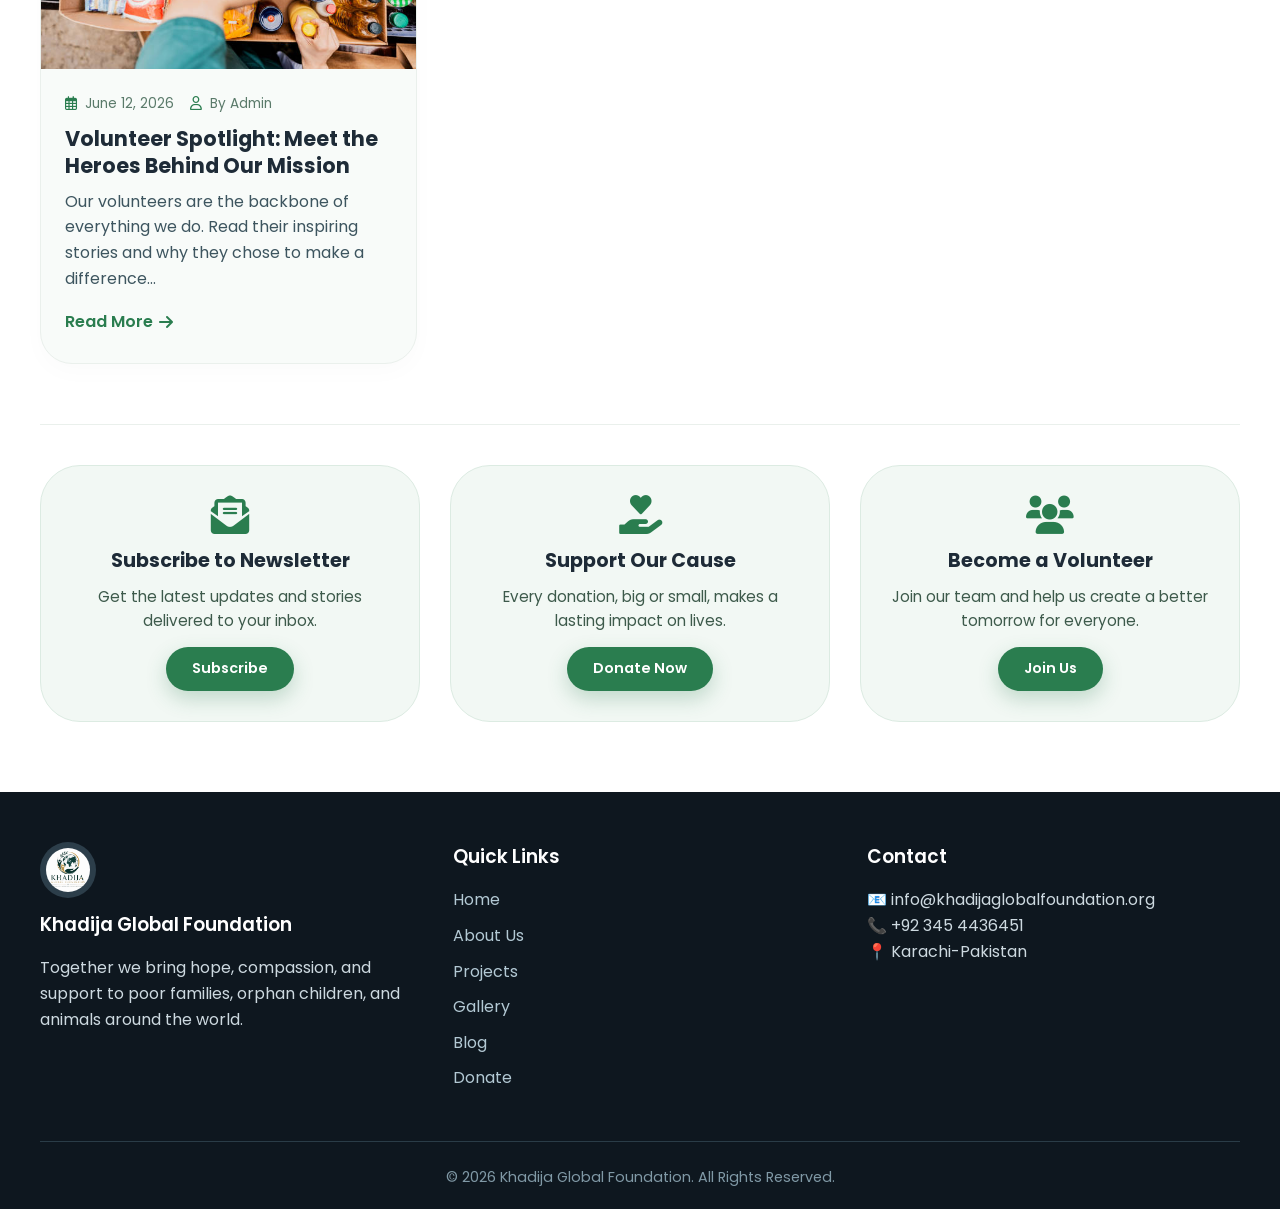
<file: blog.html>
<!DOCTYPE html>
<html lang="en">
<head>
  <meta charset="UTF-8" />
  <meta name="viewport" content="width=device-width, initial-scale=1.0" />
  <title>Khadija Global · Blog</title>
  <!-- Google Fonts + Font Awesome -->
  <link rel="preconnect" href="https://fonts.googleapis.com" />
  <link rel="preconnect" href="https://fonts.gstatic.com" crossorigin />
  <link href="https://fonts.googleapis.com/css2?family=Poppins:wght@300;400;500;600;700&display=swap" rel="stylesheet" />
  <link rel="stylesheet" href="https://cdnjs.cloudflare.com/ajax/libs/font-awesome/6.0.0-beta3/css/all.min.css" />
  <style>
    /* ---------- GLOBAL RESET & BASE (shared) ---------- */
    * {
      margin: 0;
      padding: 0;
      box-sizing: border-box;
    }
    body {
      font-family: 'Poppins', sans-serif;
      background: #fafbfc;
      color: #1e2b37;
      line-height: 1.6;
    }
    a {
      text-decoration: none;
      transition: 0.3s ease;
    }
    img {
      max-width: 100%;
      display: block;
    }
    .container {
      max-width: 1200px;
      margin: 0 auto;
      padding: 0 20px;
    }
    /* buttons */
    .btn-green {
      background: #2a7d4f;
      color: #fff;
      padding: 12px 32px;
      border-radius: 50px;
      font-weight: 600;
      font-size: 1rem;
      display: inline-block;
      box-shadow: 0 8px 20px rgba(42, 125, 79, 0.25);
      border: 2px solid transparent;
      transition: 0.3s;
    }
    .btn-green:hover {
      background: #1e5f3b;
      transform: translateY(-4px);
      box-shadow: 0 12px 28px rgba(42, 125, 79, 0.35);
    }
    .btn-white {
      background: transparent;
      color: #1e2b37;
      padding: 12px 32px;
      border-radius: 50px;
      font-weight: 600;
      font-size: 1rem;
      display: inline-block;
      border: 2px solid #1e2b37;
      transition: 0.3s;
    }
    .btn-white:hover {
      background: #1e2b37;
      color: #fff;
      transform: translateY(-4px);
    }

    /* ----- HEADER / NAV (shared) ----- */
    nav {
      display: flex;
      align-items: center;
      justify-content: space-between;
      flex-wrap: wrap;
      padding: 16px 40px;
      background: #ffffffdd;
      backdrop-filter: blur(12px);
      -webkit-backdrop-filter: blur(12px);
      box-shadow: 0 4px 20px rgba(0, 0, 0, 0.03);
      position: sticky;
      top: 0;
      z-index: 999;
      border-bottom: 1px solid rgba(0, 0, 0, 0.02);
    }
    nav .logo {
      display: flex;
      align-items: center;
      gap: 12px;
    }
    nav .logo img {
      width: 52px;
      height: 52px;
      border-radius: 50%;
      object-fit: cover;
      background: #e9f3ed;
      padding: 4px;
    }
    nav .logo h2 {
      font-size: 1.4rem;
      font-weight: 600;
      color: #1e2b37;
    }
    nav ul {
      display: flex;
      list-style: none;
      gap: 28px;
      align-items: center;
    }
    nav ul li a {
      color: #1e2b37;
      font-weight: 500;
      position: relative;
      padding-bottom: 4px;
    }
    nav ul li a::after {
      content: '';
      position: absolute;
      left: 0;
      bottom: 0;
      width: 0;
      height: 2px;
      background: #2a7d4f;
      transition: 0.3s;
    }
    nav ul li a:hover::after {
      width: 100%;
    }
    nav ul li a.active {
      color: #2a7d4f;
      font-weight: 600;
    }
    nav ul li a.active::after {
      width: 100%;
    }
    .donate-btn {
      background: #2a7d4f;
      color: #fff;
      padding: 10px 28px;
      border-radius: 50px;
      font-weight: 600;
      box-shadow: 0 6px 16px rgba(42, 125, 79, 0.2);
    }
    .donate-btn:hover {
      background: #1e5f3b;
      transform: scale(1.02);
    }
    .nav-toggle {
      display: none;
      font-size: 1.8rem;
      cursor: pointer;
      color: #1e2b37;
    }

    /* ----- FOOTER (shared) ----- */
    footer {
      background: #0e171f;
      color: #cdd9e0;
      padding: 50px 40px 20px;
    }
    .footer-container {
      display: flex;
      flex-wrap: wrap;
      justify-content: space-between;
      gap: 40px;
      max-width: 1200px;
      margin: 0 auto;
    }
    .footer-box {
      flex: 1 1 180px;
    }
    .footer-box img {
      width: 56px;
      border-radius: 50%;
      background: #2c3e4a;
      padding: 6px;
      margin-bottom: 12px;
    }
    .footer-box h3 {
      color: #fff;
      font-weight: 600;
      margin-bottom: 16px;
    }
    .footer-box ul {
      list-style: none;
    }
    .footer-box ul li {
      margin-bottom: 10px;
    }
    .footer-box ul li a {
      color: #b3c9d4;
    }
    .footer-box ul li a:hover {
      color: #a1d6b4;
      padding-left: 6px;
    }
    .footer-bottom {
      border-top: 1px solid #2a3c47;
      margin-top: 40px;
      padding-top: 24px;
      text-align: center;
      color: #8099a6;
      font-size: 0.9rem;
    }

    /* ----- RESPONSIVE (shared) ----- */
    @media (max-width: 820px) {
      nav ul {
        display: none;
        flex-direction: column;
        width: 100%;
        padding: 20px 0 10px;
        gap: 14px;
        background: #ffffff;
      }
      nav ul.active {
        display: flex;
      }
      .nav-toggle {
        display: block;
      }
      .donate-btn {
        display: none;
      }
      nav {
        padding: 14px 24px;
      }
      .footer-container {
        flex-direction: column;
        align-items: center;
        text-align: center;
      }
    }
    @media (max-width: 480px) {
      nav .logo h2 {
        font-size: 1rem;
      }
    }

    /* ---------- BLOG PAGE SPECIFIC ---------- */
    .blog-page {
      padding: 70px 40px;
      background: #ffffff;
      animation: fadeUp 0.8s ease-out;
    }
    .blog-page h2 {
      font-size: 2.8rem;
      font-weight: 600;
      text-align: center;
      margin-bottom: 12px;
      color: #1e2b37;
    }
    .blog-sub {
      text-align: center;
      max-width: 650px;
      margin: 0 auto 50px;
      color: #3d5a4b;
      font-size: 1.1rem;
    }

    .blog-grid {
      display: grid;
      grid-template-columns: repeat(auto-fit, minmax(300px, 1fr));
      gap: 35px;
    }
    .blog-card {
      background: #f8fbf9;
      border-radius: 32px;
      overflow: hidden;
      border: 1px solid #eaf0ec;
      transition: 0.4s ease;
      box-shadow: 0 8px 24px rgba(0, 0, 0, 0.02);
    }
    .blog-card:hover {
      transform: translateY(-12px);
      box-shadow: 0 24px 48px -16px rgba(42, 125, 79, 0.12);
      border-color: #cde0d5;
    }
    .blog-card img {
      width: 100%;
      height: 220px;
      object-fit: cover;
    }
    .blog-card .blog-body {
      padding: 24px 24px 28px;
    }
    .blog-card .blog-body .blog-meta {
      display: flex;
      gap: 16px;
      font-size: 0.85rem;
      color: #5a7a6a;
      margin-bottom: 10px;
    }
    .blog-card .blog-body .blog-meta i {
      margin-right: 4px;
      color: #2a7d4f;
    }
    .blog-card .blog-body h3 {
      font-size: 1.3rem;
      margin-bottom: 10px;
      color: #1e2b37;
      line-height: 1.3;
    }
    .blog-card .blog-body p {
      color: #3d555f;
      margin-bottom: 18px;
      font-weight: 400;
    }
    .blog-card .blog-body .read-more {
      color: #2a7d4f;
      font-weight: 600;
      display: inline-flex;
      align-items: center;
      gap: 6px;
      transition: 0.3s;
    }
    .blog-card .blog-body .read-more:hover {
      gap: 12px;
      color: #1e5f3b;
    }

    /* featured blog */
    .blog-card.featured {
      grid-column: span 2;
    }
    .blog-card.featured img {
      height: 280px;
    }

    /* blog sidebar / CTA */
    .blog-sidebar {
      margin-top: 60px;
      display: flex;
      flex-wrap: wrap;
      gap: 30px;
      justify-content: center;
      padding-top: 40px;
      border-top: 1px solid #eaf0ec;
    }
    .blog-sidebar .sidebar-box {
      background: #f2f8f4;
      padding: 30px 28px;
      border-radius: 40px;
      border: 1px solid #dcebe2;
      flex: 1 1 260px;
      text-align: center;
      transition: 0.3s;
    }
    .blog-sidebar .sidebar-box:hover {
      background: #e3f0e8;
      transform: scale(1.02);
    }
    .blog-sidebar .sidebar-box i {
      font-size: 2.4rem;
      color: #2a7d4f;
      margin-bottom: 12px;
    }
    .blog-sidebar .sidebar-box h4 {
      font-size: 1.2rem;
      margin-bottom: 8px;
    }
    .blog-sidebar .sidebar-box p {
      color: #3d5a4b;
      font-size: 0.95rem;
    }

    @keyframes fadeUp {
      0% {
        opacity: 0;
        transform: translateY(30px);
      }
      100% {
        opacity: 1;
        transform: translateY(0);
      }
    }

    @media (max-width: 820px) {
      .blog-page {
        padding: 50px 24px;
      }
      .blog-grid {
        grid-template-columns: 1fr 1fr;
        gap: 24px;
      }
      .blog-card.featured {
        grid-column: span 1;
      }
      .blog-card.featured img {
        height: 220px;
      }
    }
    @media (max-width: 600px) {
      .blog-grid {
        grid-template-columns: 1fr;
      }
      .blog-sidebar {
        flex-direction: column;
        align-items: center;
      }
      .blog-sidebar .sidebar-box {
        width: 100%;
        max-width: 320px;
      }
    }
  </style>
</head>
<body>
  <!-- ===== HEADER (shared) ===== -->
  <nav>

    <div class="logo">
    <a href="index.html">
        <img src="images/logo.png" alt="Khadija Global Foundation Logo">
    </a>
    <a href="index.html" style="text-decoration: none;">
        <h2>Khadija Global Foundation</h2>
    </a>
</div>
    
    <ul id="navMenu">
      <li><a href="index.html">Home</a></li>
      <li><a href="about.html">About</a></li>
      <li><a href="projects.html">Projects</a></li>
      <li><a href="gallery.html">Gallery</a></li>
      <li><a href="blog.html" class="active">Blog</a></li>
      <li><a href="contact.html">Contact</a></li>
    </ul>
    <a href="donate.html" class="donate-btn">Donate Now</a>
    <div class="nav-toggle" id="navToggle">
      <i class="fas fa-bars"></i>
    </div>
  </nav>

  <!-- ===== BLOG SECTION ===== -->
  <section class="blog-page">
    <h2>Our Blog</h2>
    <p class="blog-sub">Stories of hope, impact, and the lives we've touched together. Stay updated with our latest news.</p>

    <div class="blog-grid">
      <!-- Featured Post -->
      <div class="blog-card featured">
        <img src="images/hero.jpg" alt="Community impact" />
        <div class="blog-body">
          <div class="blog-meta">
            <span><i class="far fa-calendar-alt"></i> June 28, 2026</span>
            <span><i class="far fa-user"></i> By Admin</span>
            <span><i class="far fa-comment"></i> 12 Comments</span>
          </div>
          <h3>How Your Donations Are Changing Lives Across 25+ Countries</h3>
          <p>From food distribution to education and animal rescue, see the real impact of your generosity. Over 10,000 families have been helped this year alone...</p>
          <a href="#" class="read-more">Read More <i class="fas fa-arrow-right"></i></a>
        </div>
      </div>

      <!-- Post 2 -->
      <div class="blog-card">
        <img src="images/gallery1.jpg" alt="Food distribution" />
        <div class="blog-body">
          <div class="blog-meta">
            <span><i class="far fa-calendar-alt"></i> June 25, 2026</span>
            <span><i class="far fa-user"></i> By Admin</span>
          </div>
          <h3>Food Distribution Drive: 2,000+ Meals Served This Month</h3>
          <p>Our team visited remote villages to provide nutritious meals and essential supplies to families in need...</p>
          <a href="#" class="read-more">Read More <i class="fas fa-arrow-right"></i></a>
        </div>
      </div>

      <!-- Post 3 -->
      <div class="blog-card">
        <img src="images/gallery2.jpg" alt="Education" />
        <div class="blog-body">
          <div class="blog-meta">
            <span><i class="far fa-calendar-alt"></i> June 22, 2026</span>
            <span><i class="far fa-user"></i> By Admin</span>
          </div>
          <h3>New School Supplies Distributed to 500+ Children</h3>
          <p>We believe education is the key to breaking the cycle of poverty. See how we're supporting children with books, uniforms, and more...</p>
          <a href="#" class="read-more">Read More <i class="fas fa-arrow-right"></i></a>
        </div>
      </div>

      <!-- Post 4 -->
      <div class="blog-card">
        <img src="images/gallery3.jpg" alt="Animal rescue" />
        <div class="blog-body">
          <div class="blog-meta">
            <span><i class="far fa-calendar-alt"></i> June 18, 2026</span>
            <span><i class="far fa-user"></i> By Admin</span>
          </div>
          <h3>Animal Rescue: 150+ Stray Animals Treated This Quarter</h3>
          <p>Our animal welfare team has been working tirelessly to rescue, treat, and rehabilitate injured and abandoned animals...</p>
          <a href="#" class="read-more">Read More <i class="fas fa-arrow-right"></i></a>
        </div>
      </div>

      <!-- Post 5 -->
      <div class="blog-card">
        <img src="images/gallery4.jpg" alt="Medical camp" />
        <div class="blog-body">
          <div class="blog-meta">
            <span><i class="far fa-calendar-alt"></i> June 15, 2026</span>
            <span><i class="far fa-user"></i> By Admin</span>
          </div>
          <h3>Free Medical Camp Reaches 800+ Patients in Rural Areas</h3>
          <p>Our medical team provided free checkups, medicines, and health awareness sessions to underserved communities...</p>
          <a href="#" class="read-more">Read More <i class="fas fa-arrow-right"></i></a>
        </div>
      </div>

      <!-- Post 6 -->
      <div class="blog-card">
        <img src="images/gallery5.jpg" alt="Volunteers" />
        <div class="blog-body">
          <div class="blog-meta">
            <span><i class="far fa-calendar-alt"></i> June 12, 2026</span>
            <span><i class="far fa-user"></i> By Admin</span>
          </div>
          <h3>Volunteer Spotlight: Meet the Heroes Behind Our Mission</h3>
          <p>Our volunteers are the backbone of everything we do. Read their inspiring stories and why they chose to make a difference...</p>
          <a href="#" class="read-more">Read More <i class="fas fa-arrow-right"></i></a>
        </div>
      </div>
    </div>

    <!-- Blog Sidebar / CTA -->
    <div class="blog-sidebar">
      <div class="sidebar-box">
        <i class="fas fa-envelope-open-text"></i>
        <h4>Subscribe to Newsletter</h4>
        <p>Get the latest updates and stories delivered to your inbox.</p>
        <a href="#" class="btn-green" style="margin-top: 14px; display: inline-block; padding: 8px 24px; font-size: 0.9rem;">Subscribe</a>
      </div>
      <div class="sidebar-box">
        <i class="fas fa-hand-holding-heart"></i>
        <h4>Support Our Cause</h4>
        <p>Every donation, big or small, makes a lasting impact on lives.</p>
        <a href="donate.html" class="btn-green" style="margin-top: 14px; display: inline-block; padding: 8px 24px; font-size: 0.9rem;">Donate Now</a>
      </div>
      <div class="sidebar-box">
        <i class="fas fa-users"></i>
        <h4>Become a Volunteer</h4>
        <p>Join our team and help us create a better tomorrow for everyone.</p>
        <a href="contact.html" class="btn-green" style="margin-top: 14px; display: inline-block; padding: 8px 24px; font-size: 0.9rem;">Join Us</a>
      </div>
    </div>
  </section>

  <!-- ===== FOOTER (shared) ===== -->
  <footer>
    <div class="footer-container">
      <div class="footer-box">
        <img src="images/logo.png" alt="Khadija Global Foundation" />
        <h3>Khadija Global Foundation</h3>
        <p>Together we bring hope, compassion, and support to poor families, orphan children, and animals around the world.</p>
      </div>
      <div class="footer-box">
        <h3>Quick Links</h3>
        <ul>
          <li><a href="index.html">Home</a></li>
          <li><a href="about.html">About Us</a></li>
          <li><a href="projects.html">Projects</a></li>
          <li><a href="gallery.html">Gallery</a></li>
          <li><a href="blog.html">Blog</a></li>
          <li><a href="donate.html">Donate</a></li>
        </ul>
      </div>
      <div class="footer-box">
        <h3>Contact</h3>
        <p>📧 info@khadijaglobalfoundation.org</p>
        <p>📞 +92 345 4436451</p>
        <p>📍 Karachi-Pakistan</p>
      </div>
    </div>
    <div class="footer-bottom">
      <p>© 2026 Khadija Global Foundation. All Rights Reserved.</p>
    </div>
  </footer>

  <!-- ===== MOBILE TOGGLE ===== -->
  <script>
    const toggle = document.getElementById('navToggle');
    const menu = document.getElementById('navMenu');
    toggle.addEventListener('click', () => {
      menu.classList.toggle('active');
    });
  </script>
</body>
</html>
</file>
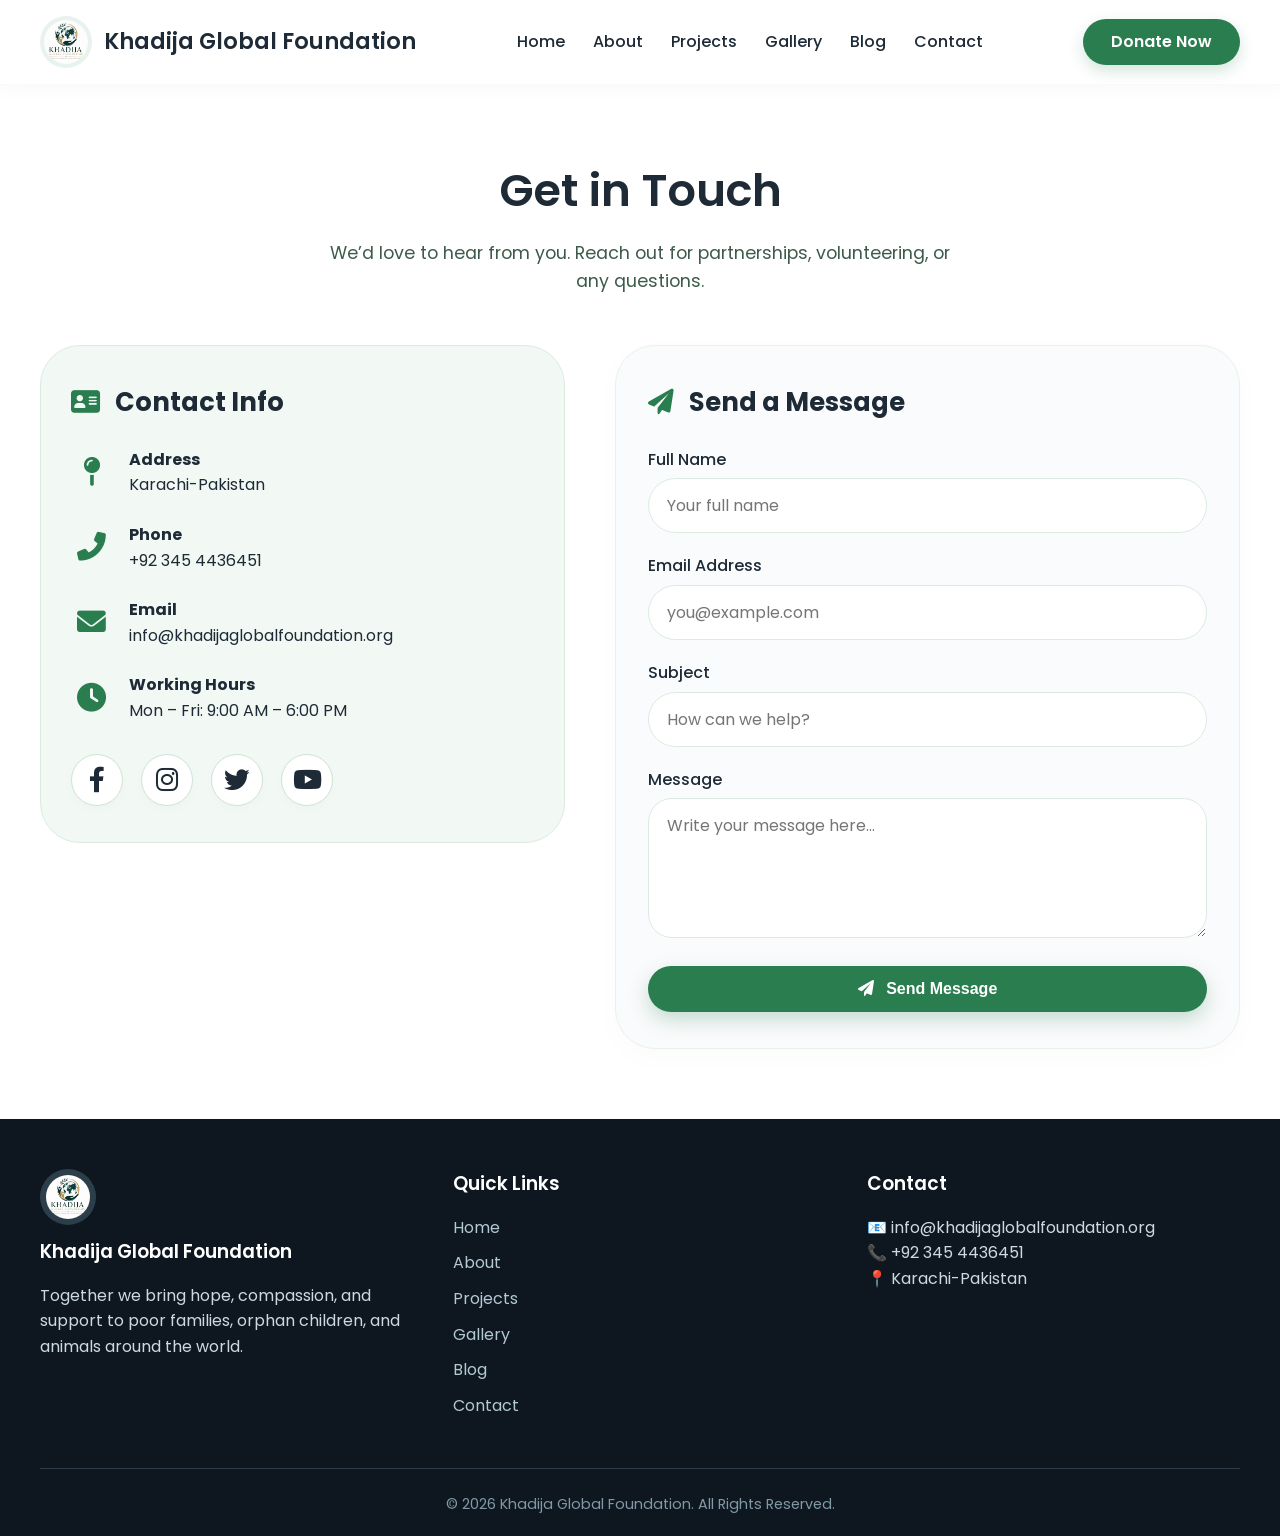
<file: contact.html>
<!DOCTYPE html>
<html lang="en">
<head>
  <meta charset="UTF-8" />
  <meta name="viewport" content="width=device-width, initial-scale=1.0" />
  <title>Khadija Global · Contact Us</title>
  <!-- Google Fonts + Font Awesome -->
  <link rel="preconnect" href="https://fonts.googleapis.com" />
  <link rel="preconnect" href="https://fonts.gstatic.com" crossorigin />
  <link href="https://fonts.googleapis.com/css2?family=Poppins:wght@300;400;500;600;700&display=swap" rel="stylesheet" />
  <link rel="stylesheet" href="https://cdnjs.cloudflare.com/ajax/libs/font-awesome/6.0.0-beta3/css/all.min.css" />
  <style>
    /* ---------- GLOBAL RESET & BASE (shared) ---------- */
    * {
      margin: 0;
      padding: 0;
      box-sizing: border-box;
    }
    body {
      font-family: 'Poppins', sans-serif;
      background: #fafbfc;
      color: #1e2b37;
      line-height: 1.6;
    }
    a {
      text-decoration: none;
      transition: 0.3s ease;
    }
    img {
      max-width: 100%;
      display: block;
    }
    .container {
      max-width: 1200px;
      margin: 0 auto;
      padding: 0 20px;
    }
    /* buttons */
    .btn-green {
      background: #2a7d4f;
      color: #fff;
      padding: 12px 32px;
      border-radius: 50px;
      font-weight: 600;
      font-size: 1rem;
      display: inline-block;
      box-shadow: 0 8px 20px rgba(42, 125, 79, 0.25);
      border: 2px solid transparent;
      transition: 0.3s;
    }
    .btn-green:hover {
      background: #1e5f3b;
      transform: translateY(-4px);
      box-shadow: 0 12px 28px rgba(42, 125, 79, 0.35);
    }
    .btn-white {
      background: transparent;
      color: #1e2b37;
      padding: 12px 32px;
      border-radius: 50px;
      font-weight: 600;
      font-size: 1rem;
      display: inline-block;
      border: 2px solid #1e2b37;
      transition: 0.3s;
    }
    .btn-white:hover {
      background: #1e2b37;
      color: #fff;
      transform: translateY(-4px);
    }

    /* ----- HEADER / NAV (shared) ----- */
    nav {
      display: flex;
      align-items: center;
      justify-content: space-between;
      flex-wrap: wrap;
      padding: 16px 40px;
      background: #ffffffdd;
      backdrop-filter: blur(12px);
      -webkit-backdrop-filter: blur(12px);
      box-shadow: 0 4px 20px rgba(0, 0, 0, 0.03);
      position: sticky;
      top: 0;
      z-index: 999;
      border-bottom: 1px solid rgba(0, 0, 0, 0.02);
    }
    nav .logo {
      display: flex;
      align-items: center;
      gap: 12px;
    }
    nav .logo img {
      width: 52px;
      height: 52px;
      border-radius: 50%;
      object-fit: cover;
      background: #e9f3ed;
      padding: 4px;
    }
    nav .logo h2 {
      font-size: 1.4rem;
      font-weight: 600;
      color: #1e2b37;
    }
    nav ul {
      display: flex;
      list-style: none;
      gap: 28px;
      align-items: center;
    }
    nav ul li a {
      color: #1e2b37;
      font-weight: 500;
      position: relative;
      padding-bottom: 4px;
    }
    nav ul li a::after {
      content: '';
      position: absolute;
      left: 0;
      bottom: 0;
      width: 0;
      height: 2px;
      background: #2a7d4f;
      transition: 0.3s;
    }
    nav ul li a:hover::after {
      width: 100%;
    }
    nav ul li a.active {
      color: #2a7d4f;
      font-weight: 600;
    }
    nav ul li a.active::after {
      width: 100%;
    }
    .donate-btn {
      background: #2a7d4f;
      color: #fff;
      padding: 10px 28px;
      border-radius: 50px;
      font-weight: 600;
      box-shadow: 0 6px 16px rgba(42, 125, 79, 0.2);
    }
    .donate-btn:hover {
      background: #1e5f3b;
      transform: scale(1.02);
    }
    .nav-toggle {
      display: none;
      font-size: 1.8rem;
      cursor: pointer;
      color: #1e2b37;
    }

    /* ----- FOOTER (shared) ----- */
    footer {
      background: #0e171f;
      color: #cdd9e0;
      padding: 50px 40px 20px;
    }
    .footer-container {
      display: flex;
      flex-wrap: wrap;
      justify-content: space-between;
      gap: 40px;
      max-width: 1200px;
      margin: 0 auto;
    }
    .footer-box {
      flex: 1 1 180px;
    }
    .footer-box img {
      width: 56px;
      border-radius: 50%;
      background: #2c3e4a;
      padding: 6px;
      margin-bottom: 12px;
    }
    .footer-box h3 {
      color: #fff;
      font-weight: 600;
      margin-bottom: 16px;
    }
    .footer-box ul {
      list-style: none;
    }
    .footer-box ul li {
      margin-bottom: 10px;
    }
    .footer-box ul li a {
      color: #b3c9d4;
    }
    .footer-box ul li a:hover {
      color: #a1d6b4;
      padding-left: 6px;
    }
    .footer-bottom {
      border-top: 1px solid #2a3c47;
      margin-top: 40px;
      padding-top: 24px;
      text-align: center;
      color: #8099a6;
      font-size: 0.9rem;
    }

    /* ----- RESPONSIVE (shared) ----- */
    @media (max-width: 820px) {
      nav ul {
        display: none;
        flex-direction: column;
        width: 100%;
        padding: 20px 0 10px;
        gap: 14px;
        background: #ffffff;
      }
      nav ul.active {
        display: flex;
      }
      .nav-toggle {
        display: block;
      }
      .donate-btn {
        display: none;
      }
      nav {
        padding: 14px 24px;
      }
      .footer-container {
        flex-direction: column;
        align-items: center;
        text-align: center;
      }
    }
    @media (max-width: 480px) {
      nav .logo h2 {
        font-size: 1rem;
      }
    }

    /* ---------- CONTACT PAGE SPECIFIC ---------- */
    .contact-page {
      padding: 70px 40px;
      background: #ffffff;
      animation: fadeUp 0.8s ease-out;
    }
    .contact-page h2 {
      font-size: 2.8rem;
      font-weight: 600;
      text-align: center;
      margin-bottom: 12px;
      color: #1e2b37;
    }
    .contact-sub {
      text-align: center;
      max-width: 650px;
      margin: 0 auto 50px;
      color: #3d5a4b;
      font-size: 1.1rem;
    }
    .contact-grid {
      display: flex;
      flex-wrap: wrap;
      gap: 50px;
      align-items: flex-start;
    }
    .contact-info {
      flex: 1 1 300px;
      background: #f2f8f4;
      padding: 36px 30px;
      border-radius: 40px;
      border: 1px solid #dcebe2;
    }
    .contact-info h3 {
      font-size: 1.6rem;
      margin-bottom: 24px;
      color: #1e2b37;
    }
    .contact-info .info-item {
      display: flex;
      align-items: center;
      gap: 18px;
      margin-bottom: 24px;
    }
    .contact-info .info-item i {
      font-size: 1.8rem;
      color: #2a7d4f;
      width: 40px;
      text-align: center;
    }
    .contact-info .info-item p {
      font-weight: 400;
      color: #1e2b37;
    }
    .contact-info .social-links {
      display: flex;
      gap: 18px;
      margin-top: 30px;
    }
    .contact-info .social-links a {
      background: #fff;
      color: #1e2b37;
      width: 52px;
      height: 52px;
      border-radius: 50%;
      display: flex;
      align-items: center;
      justify-content: center;
      font-size: 1.6rem;
      box-shadow: 0 4px 12px rgba(0, 0, 0, 0.02);
      border: 1px solid #d0e3d8;
      transition: 0.3s;
    }
    .contact-info .social-links a:hover {
      background: #2a7d4f;
      color: #fff;
      transform: translateY(-4px);
      border-color: #2a7d4f;
    }

    .contact-form {
      flex: 1 1 400px;
      background: #fafbfc;
      padding: 36px 32px;
      border-radius: 40px;
      box-shadow: 0 8px 30px rgba(0, 0, 0, 0.02);
      border: 1px solid #eaf0ec;
    }
    .contact-form h3 {
      font-size: 1.6rem;
      margin-bottom: 24px;
      color: #1e2b37;
    }
    .contact-form label {
      font-weight: 500;
      display: block;
      margin-bottom: 6px;
      color: #1e2b37;
    }
    .contact-form input,
    .contact-form textarea {
      width: 100%;
      padding: 14px 18px;
      border: 1px solid #dcebe2;
      border-radius: 30px;
      font-family: 'Poppins', sans-serif;
      font-size: 1rem;
      background: #ffffff;
      transition: 0.3s;
      margin-bottom: 20px;
      outline: none;
    }
    .contact-form input:focus,
    .contact-form textarea:focus {
      border-color: #2a7d4f;
      box-shadow: 0 0 0 4px rgba(42, 125, 79, 0.08);
    }
    .contact-form textarea {
      resize: vertical;
      min-height: 140px;
      border-radius: 24px;
    }
    .contact-form .btn-green {
      width: 100%;
      text-align: center;
      border: none;
      cursor: pointer;
      font-weight: 600;
      padding: 14px;
    }

    @keyframes fadeUp {
      0% {
        opacity: 0;
        transform: translateY(30px);
      }
      100% {
        opacity: 1;
        transform: translateY(0);
      }
    }

    @media (max-width: 820px) {
      .contact-page {
        padding: 50px 24px;
      }
      .contact-grid {
        flex-direction: column;
      }
      .contact-info,
      .contact-form {
        flex: 1 1 100%;
      }
    }
    @media (max-width: 480px) {
      .contact-page h2 {
        font-size: 2rem;
      }
      .contact-info .info-item {
        gap: 12px;
      }
    }
  </style>
</head>
<body>
  <!-- ===== HEADER (shared) ===== -->
  <nav>

     <div class="logo">
    <a href="index.html">
        <img src="images/logo.png" alt="Khadija Global Foundation Logo">
    </a>
    <a href="index.html" style="text-decoration: none;">
        <h2>Khadija Global Foundation</h2>
    </a>
    
</div>

    <ul id="navMenu">
       <li><a href="index.html">Home</a></li>
       <li><a href="about.html">About</a></li>
       <li><a href="projects.html">Projects</a></li>
       <li><a href="gallery.html">Gallery</a></li>
       <li><a href="blog.html">Blog</a></li>
       <li><a href="contact.html">Contact</a></li>
    </ul>
    <a href="donate.html" class="donate-btn">Donate Now</a>
    <div class="nav-toggle" id="navToggle">
      <i class="fas fa-bars"></i>
    </div>
  </nav>

  <!-- ===== CONTACT SECTION ===== -->
  <section class="contact-page">
    <h2>Get in Touch</h2>
    <p class="contact-sub">We’d love to hear from you. Reach out for partnerships, volunteering, or any questions.</p>

    <div class="contact-grid">
      <!-- left: contact info -->
      <div class="contact-info">
        <h3><i class="fas fa-address-card" style="color:#2a7d4f; margin-right: 10px;"></i> Contact Info</h3>
        <div class="info-item">
          <i class="fas fa-map-pin"></i>
          <p><strong>Address</strong><br />Karachi-Pakistan</p>
        </div>
        <div class="info-item">
          <i class="fas fa-phone-alt"></i>
          <p><strong>Phone</strong><br />+92 345 4436451</p>
        </div>
        <div class="info-item">
          <i class="fas fa-envelope"></i>
          <p><strong>Email</strong><br />info@khadijaglobalfoundation.org</p>
        </div>
        <div class="info-item">
          <i class="fas fa-clock"></i>
          <p><strong>Working Hours</strong><br />Mon – Fri: 9:00 AM – 6:00 PM</p>
        </div>
        <div class="social-links">
          <a href="https://www.facebook.com/khadijaglobalfoundation/" aria-label="Facebook"><i class="fab fa-facebook-f"></i></a>
          <a href="https://www.instagram.com/khadijaglobalfoundation/" aria-label="Instagram"><i class="fab fa-instagram"></i></a>
          <a href="#" aria-label="Twitter"><i class="fab fa-twitter"></i></a>
          <a href="#" aria-label="YouTube"><i class="fab fa-youtube"></i></a>
        </div>
      </div>

      <!-- right: contact form -->
      <div class="contact-form">
        <h3><i class="fas fa-paper-plane" style="color:#2a7d4f; margin-right: 10px;"></i> Send a Message</h3>
        <form action="#" method="POST">
          <label for="name">Full Name</label>
          <input type="text" id="name" name="name" placeholder="Your full name" required />

          <label for="email">Email Address</label>
          <input type="email" id="email" name="email" placeholder="you@example.com" required />

          <label for="subject">Subject</label>
          <input type="text" id="subject" name="subject" placeholder="How can we help?" />

          <label for="message">Message</label>
          <textarea id="message" name="message" placeholder="Write your message here..." required></textarea>

          <button type="submit" class="btn-green"><i class="fas fa-paper-plane" style="margin-right: 8px;"></i> Send Message</button>
        </form>
      </div>
    </div>
  </section>

  <!-- ===== FOOTER (shared) ===== -->
  <footer>
    <div class="footer-container">
      <div class="footer-box">
        <img src="images/logo.png" alt="Khadija Global Foundation" />
        <h3>Khadija Global Foundation</h3>
        <p>Together we bring hope, compassion, and support to poor families, orphan children, and animals around the world.</p>
      </div>
      <div class="footer-box">
        <h3>Quick Links</h3>
        <ul>
           <li><a href="index.html">Home</a></li>
           <li><a href="about.html">About</a></li>
           <li><a href="projects.html">Projects</a></li>
           <li><a href="gallery.html">Gallery</a></li>
           <li><a href="blog.html">Blog</a></li>
           <li><a href="contact.html">Contact</a></li>
        </ul>
      </div>
      <div class="footer-box">
        <h3>Contact</h3>
        <p>📧 info@khadijaglobalfoundation.org</p>
        <p>📞 +92 345 4436451</p>
        <p>📍 Karachi-Pakistan</p>
      </div>
    </div>
    <div class="footer-bottom">
      <p>© 2026 Khadija Global Foundation. All Rights Reserved.</p>
    </div>
  </footer>

  <!-- ===== MOBILE TOGGLE ===== -->
  <script>
    const toggle = document.getElementById('navToggle');
    const menu = document.getElementById('navMenu');
    toggle.addEventListener('click', () => {
      menu.classList.toggle('active');
    });
  </script>
</body>
</html>
</file>
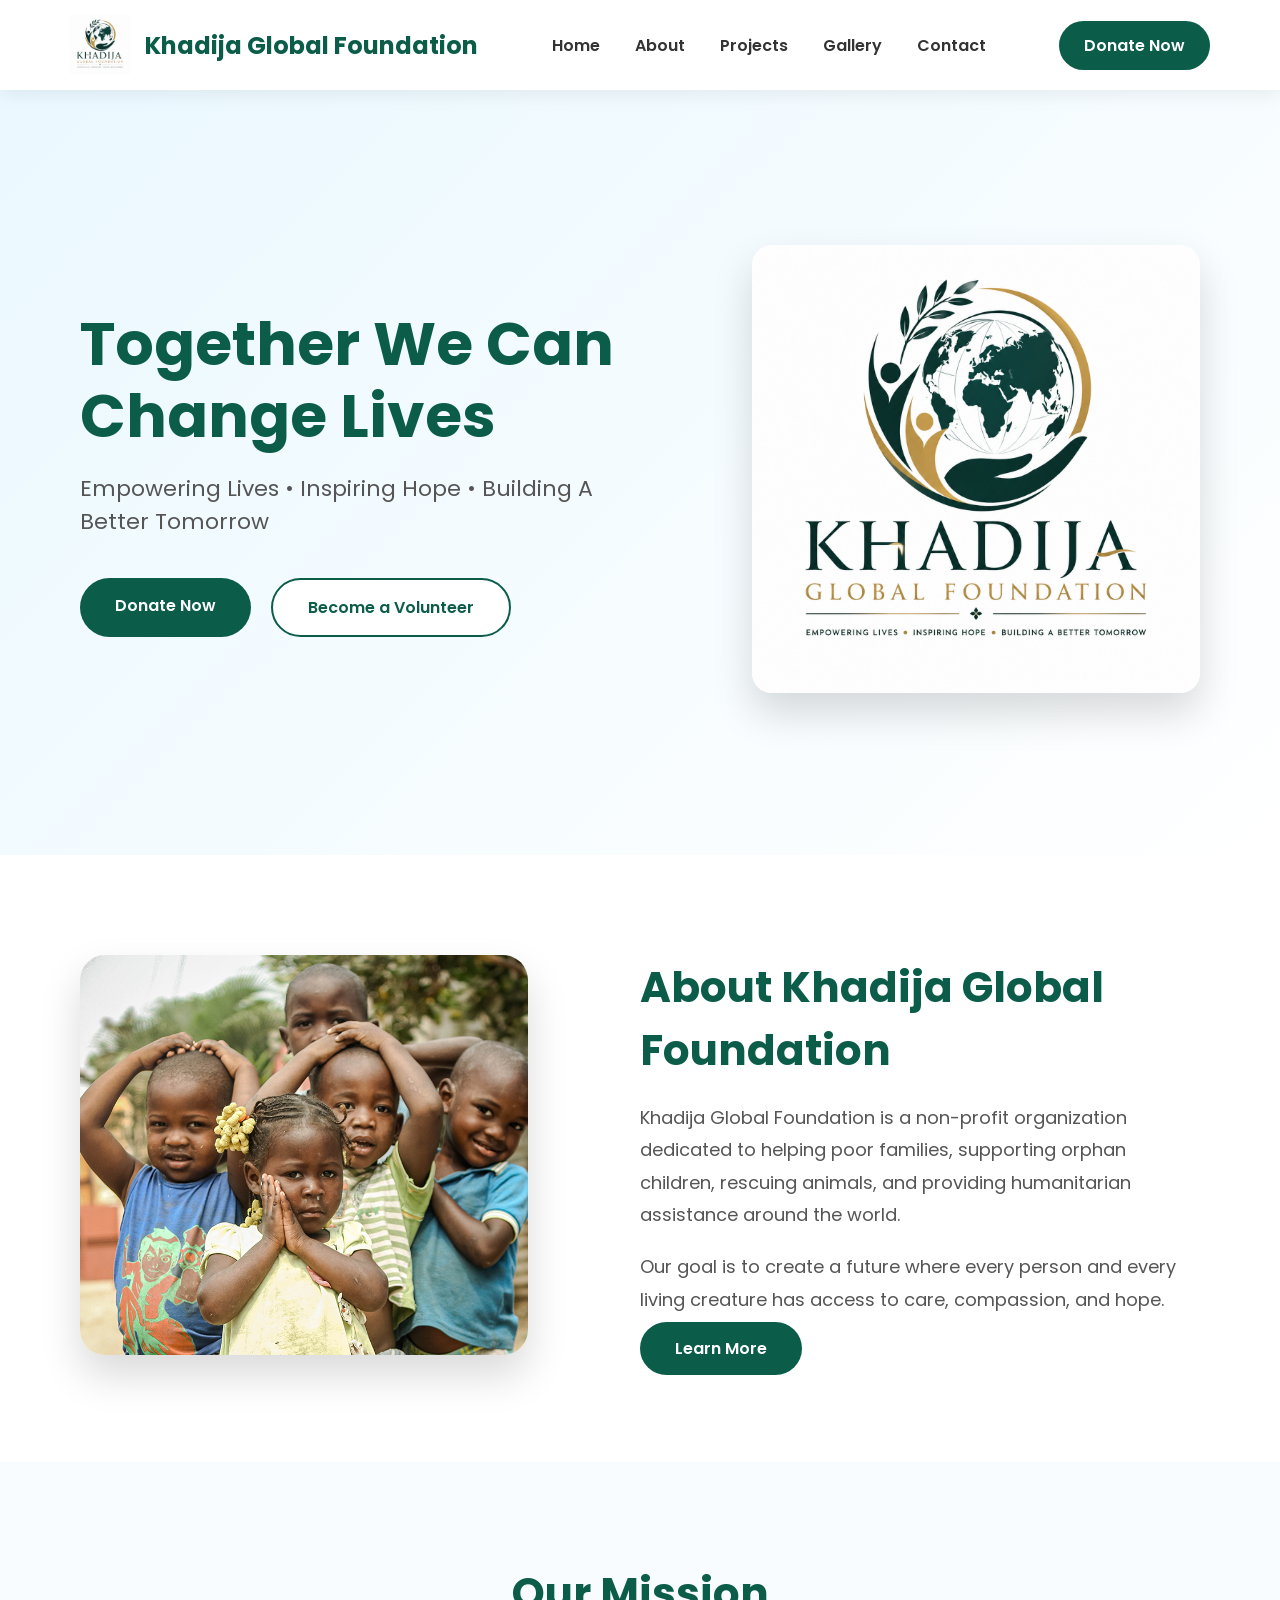
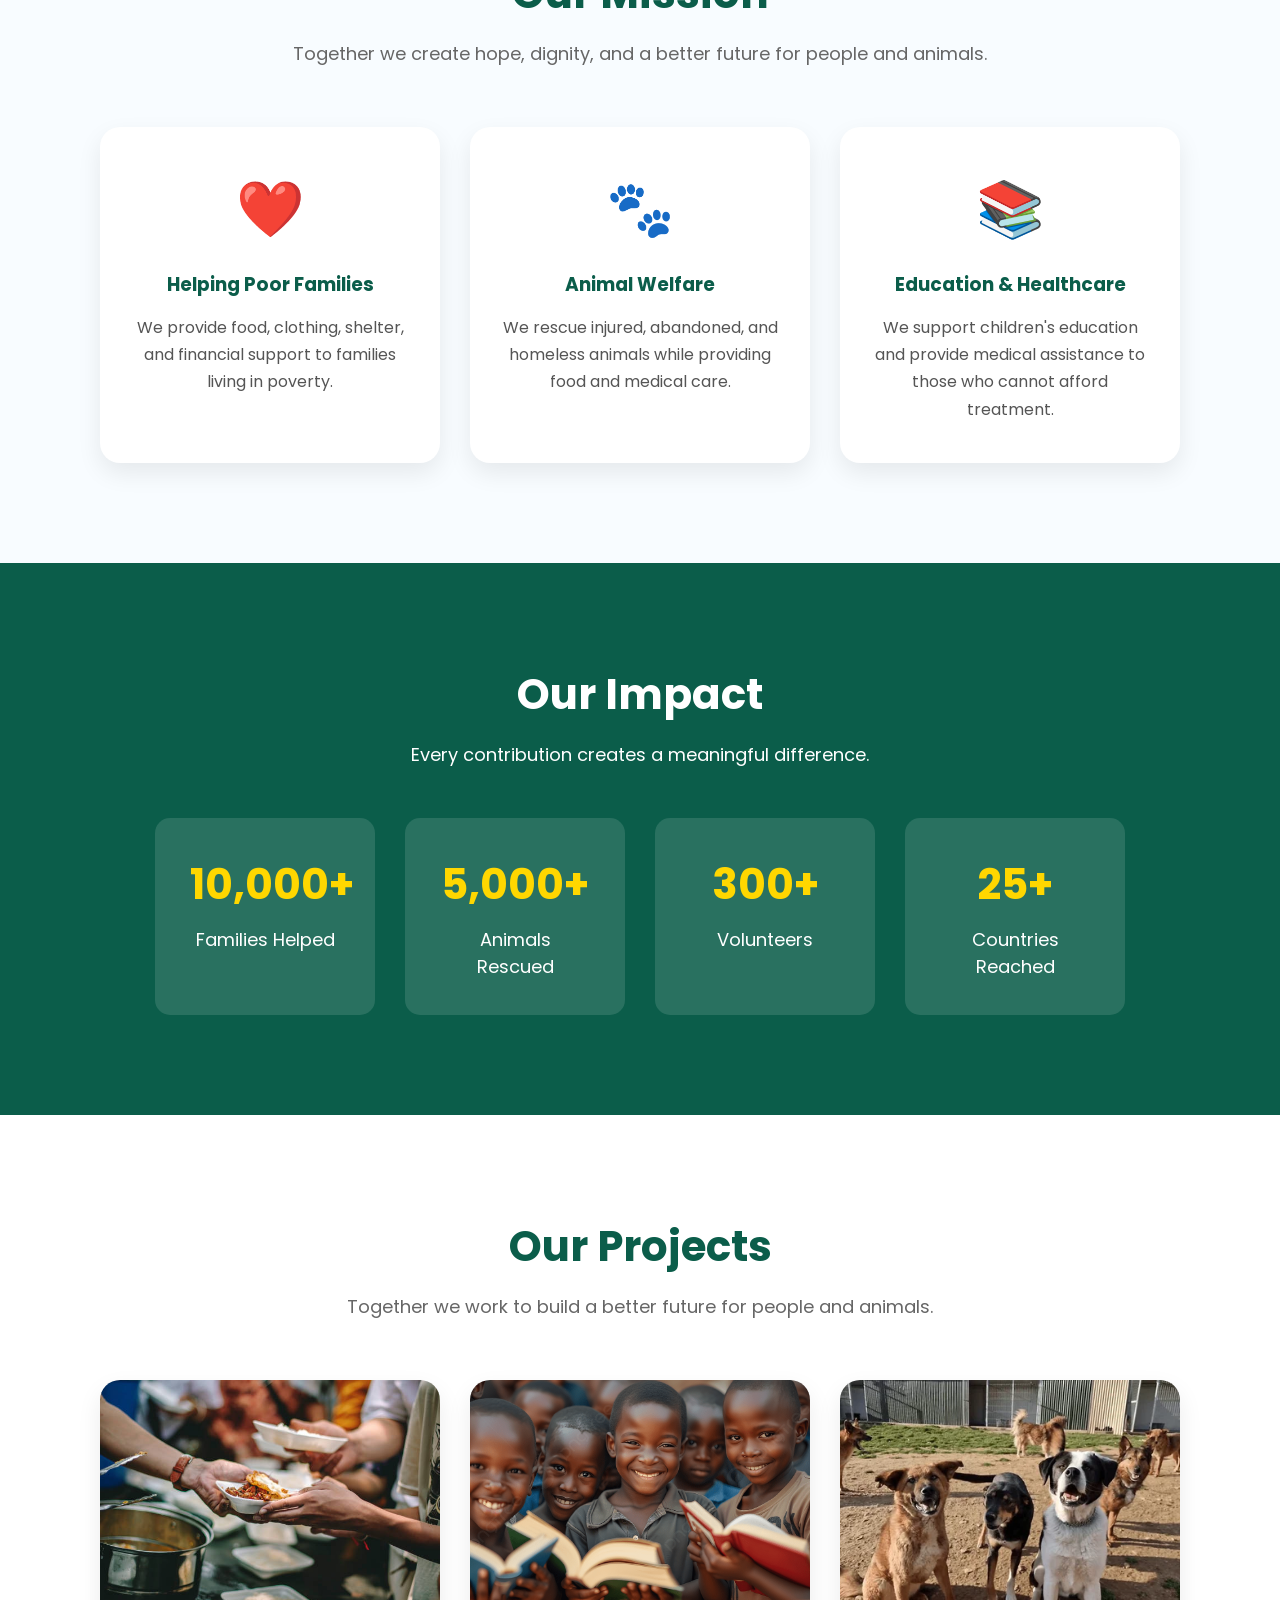
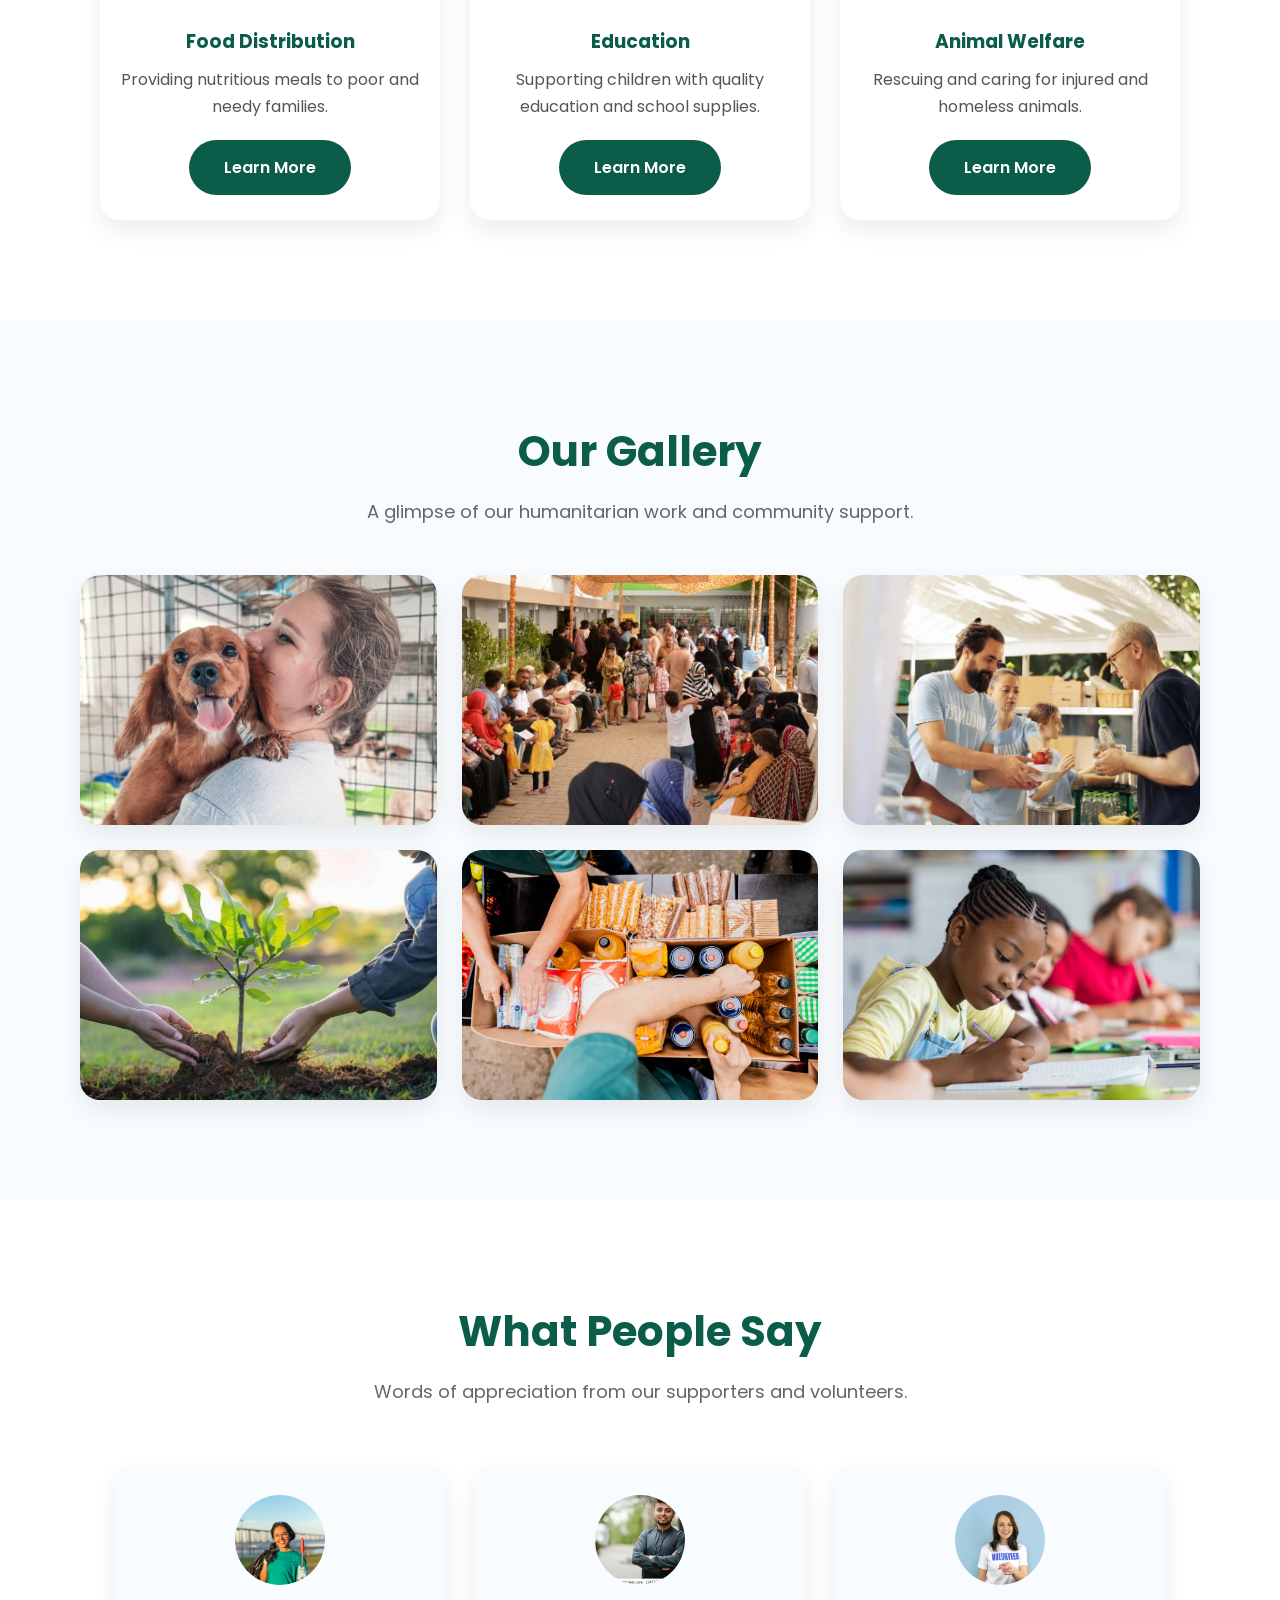
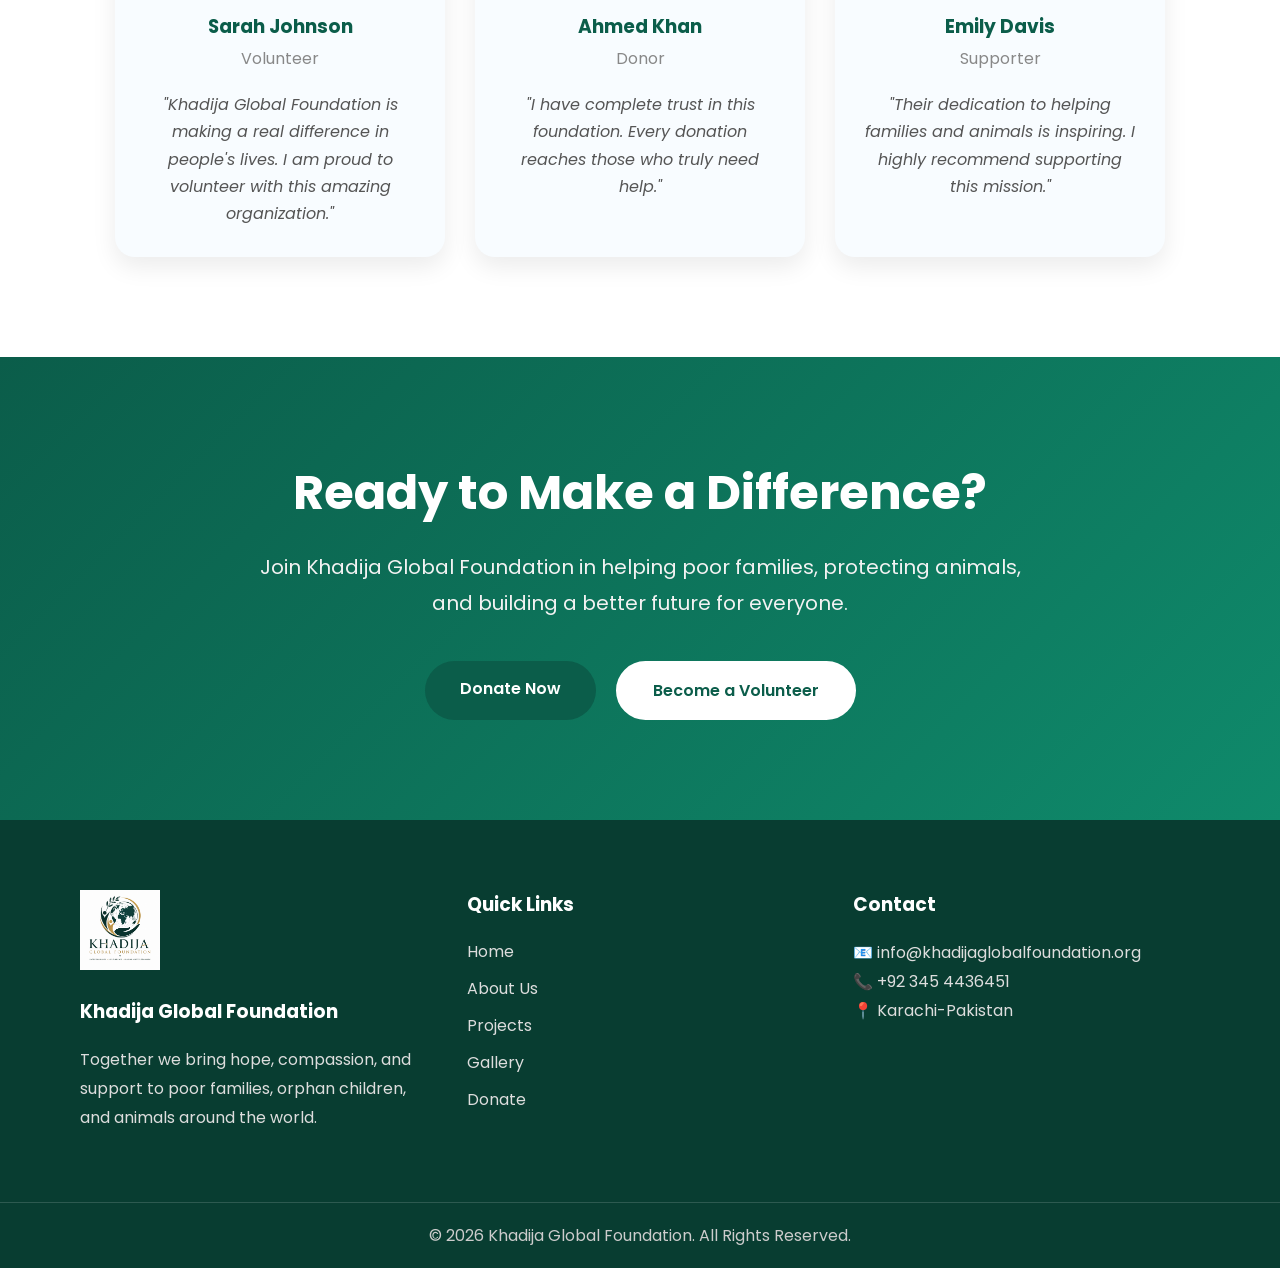
<file: extra.html>
<!DOCTYPE html>
<html lang="en">

<head>
    <meta charset="UTF-8">
    <meta name="viewport" content="width=device-width, initial-scale=1.0">
    <title>Khadija Global Foundation</title>

    <!-- CSS -->
    <link rel="stylesheet" href="css/style.css">

    <!-- Google Font -->
    <link rel="preconnect" href="https://fonts.googleapis.com">
    <link rel="preconnect" href="https://fonts.gstatic.com" crossorigin>
    <link href="https://fonts.googleapis.com/css2?family=Poppins:wght@300;400;500;600;700&display=swap" rel="stylesheet">
</head>

<body>

    <!-- =========================
         NAVIGATION
    ========================== -->

    <nav>

        <div class="logo">
            <img src="images/logo.png" alt="Khadija Global Foundation Logo">
            <h2>Khadija Global Foundation</h2>
        </div>

        <ul>
            <li><a href="#">Home</a></li>
            <li><a href="#">About</a></li>
            <li><a href="#">Projects</a></li>
            <li><a href="#">Gallery</a></li>
            <li><a href="#">Contact</a></li>
        </ul>

        <a href="#" class="donate-btn">Donate Now</a>

    </nav>

    <!-- =========================
         HERO SECTION
    ========================== -->

    <section class="hero">

        <div class="hero-text">

            <h1>Together We Can Change Lives</h1>

            <p>
                Empowering Lives • Inspiring Hope • Building A Better Tomorrow
            </p>

            <div class="buttons">
                <a href="#" class="btn-green">Donate Now</a>
                <a href="#" class="btn-white">Become a Volunteer</a>
            </div>

        </div>

        <div class="hero-image">
            <img src="images/logo.png" alt="Helping Humanity">
        </div>

    </section>

    <!-- =========================
         ABOUT SECTION
    ========================== -->

    <section class="about">

        <div class="about-image">
            <img src="images/hero.jpg" alt="About Khadija Global Foundation">
        </div>

        <div class="about-content">

            <h2>About Khadija Global Foundation</h2>

            <p>
                Khadija Global Foundation is a non-profit organization dedicated to helping poor families, supporting orphan children, rescuing animals, and providing humanitarian assistance around the world.
            </p>

            <p>
                Our goal is to create a future where every person and every living creature has access to care, compassion, and hope.
            </p>

            <a href="#" class="btn-green">Learn More</a>

        </div>

    </section>

    <!-- =========================
         MISSION SECTION
    ========================== -->

    <section class="mission">

        <h2>Our Mission</h2>

        <p class="mission-subtitle">
            Together we create hope, dignity, and a better future for people and animals.
        </p>

        <div class="mission-container">

            <div class="mission-card">

                <div class="icon">❤️</div>

                <h3>Helping Poor Families</h3>

                <p>
                    We provide food, clothing, shelter, and financial support to families living in poverty.
                </p>

            </div>

            <div class="mission-card">

                <div class="icon">🐾</div>

                <h3>Animal Welfare</h3>

                <p>
                    We rescue injured, abandoned, and homeless animals while providing food and medical care.
                </p>

            </div>

            <div class="mission-card">

                <div class="icon">📚</div>

                <h3>Education & Healthcare</h3>

                <p>
                    We support children's education and provide medical assistance to those who cannot afford treatment.
                </p>

            </div>

        </div>

    </section>

    <!-- =========================
         IMPACT SECTION
    ========================== -->

    <section class="impact">

        <h2>Our Impact</h2>

        <p>Every contribution creates a meaningful difference.</p>

        <div class="impact-container">

            <div class="impact-box">
                <h3>10,000+</h3>
                <span>Families Helped</span>
            </div>

            <div class="impact-box">
                <h3>5,000+</h3>
                <span>Animals Rescued</span>
            </div>

            <div class="impact-box">
                <h3>300+</h3>
                <span>Volunteers</span>
            </div>

            <div class="impact-box">
                <h3>25+</h3>
                <span>Countries Reached</span>
            </div>

        </div>

    </section>
<!-- =========================
     PROJECTS SECTION
========================= -->

<section class="projects">

    <h2>Our Projects</h2>

    <p class="projects-subtitle">
        Together we work to build a better future for people and animals.
    </p>

    <div class="projects-container">

        <div class="project-card">
            <img src="images/project1.jpg" alt="Food Distribution">
            <h3>Food Distribution</h3>
            <p>Providing nutritious meals to poor and needy families.</p>
            <a href="#" class="btn-green">Learn More</a>
        </div>

        <div class="project-card">
            <img src="images/project2.jpg" alt="Education">
            <h3>Education</h3>
            <p>Supporting children with quality education and school supplies.</p>
            <a href="#" class="btn-green">Learn More</a>
        </div>

        <div class="project-card">
            <img src="images/project3.jpg" alt="Animal Welfare">
            <h3>Animal Welfare</h3>
            <p>Rescuing and caring for injured and homeless animals.</p>
            <a href="#" class="btn-green">Learn More</a>
        </div>

    </div>

</section>
<!-- =========================
     GALLERY SECTION
========================= -->

<section class="gallery">

    <h2>Our Gallery</h2>

    <p class="gallery-subtitle">
        A glimpse of our humanitarian work and community support.
    </p>

    <div class="gallery-container">

        <img src="images/gallery1.jpg" alt="Gallery Image">
        <img src="images/gallery2.jpg" alt="Gallery Image">
        <img src="images/gallery3.jpg" alt="Gallery Image">
        <img src="images/gallery4.jpg" alt="Gallery Image">
        <img src="images/gallery5.jpg" alt="Gallery Image">
        <img src="images/gallery6.jpg" alt="Gallery Image">

    </div>

</section>
<!-- =========================
     TESTIMONIALS SECTION
========================= -->

<section class="testimonials">

    <h2>What People Say</h2>

    <p class="testimonial-subtitle">
        Words of appreciation from our supporters and volunteers.
    </p>

    <div class="testimonial-container">

        <div class="testimonial-card">

            <img src="images/person1.jpg" alt="Supporter">

            <h3>Sarah Johnson</h3>

            <span>Volunteer</span>

            <p>
                "Khadija Global Foundation is making a real difference in people's lives. I am proud to volunteer with this amazing organization."
            </p>

        </div>

        <div class="testimonial-card">

            <img src="images/person2.jpg" alt="Donor">

            <h3>Ahmed Khan</h3>

            <span>Donor</span>

            <p>
                "I have complete trust in this foundation. Every donation reaches those who truly need help."
            </p>

        </div>

        <div class="testimonial-card">

            <img src="images/person3.jpg" alt="Supporter">

            <h3>Emily Davis</h3>

            <span>Supporter</span>

            <p>
                "Their dedication to helping families and animals is inspiring. I highly recommend supporting this mission."
            </p>

        </div>

    </div>

</section>
<!-- =========================
     CALL TO ACTION SECTION
========================= -->

<section class="cta">

    <div class="cta-content">

        <h2>Ready to Make a Difference?</h2>

        <p>
            Join Khadija Global Foundation in helping poor families, protecting animals, and building a better future for everyone.
        </p>

        <div class="cta-buttons">

            <a href="#" class="btn-green">Donate Now</a>

            <a href="#" class="btn-white">Become a Volunteer</a>

        </div>

    </div>

</section>
<!-- =========================
     FOOTER SECTION
========================= -->

<footer>

    <div class="footer-container">

        <div class="footer-box">

            <img src="images/logo.png" alt="Khadija Global Foundation">

            <h3>Khadija Global Foundation</h3>

            <p>
                Together we bring hope, compassion, and support to poor families,
                orphan children, and animals around the world.
            </p>

        </div>

        <div class="footer-box">

            <h3>Quick Links</h3>

            <ul>
                <li><a href="#">Home</a></li>
                <li><a href="#">About Us</a></li>
                <li><a href="#">Projects</a></li>
                <li><a href="#">Gallery</a></li>
                <li><a href="#">Donate</a></li>
            </ul>

        </div>

        <div class="footer-box">

            <h3>Contact</h3>

            <p>📧 info@khadijaglobalfoundation.org</p>

            <p>📞 +92 345 4436451</p>

            <p>📍 Karachi-Pakistan</p>

        </div>

    </div>

    <div class="footer-bottom">

        <p>
            © 2026 Khadija Global Foundation. All Rights Reserved.
        </p>

    </div>

</footer>
</body>

</html>
</file>
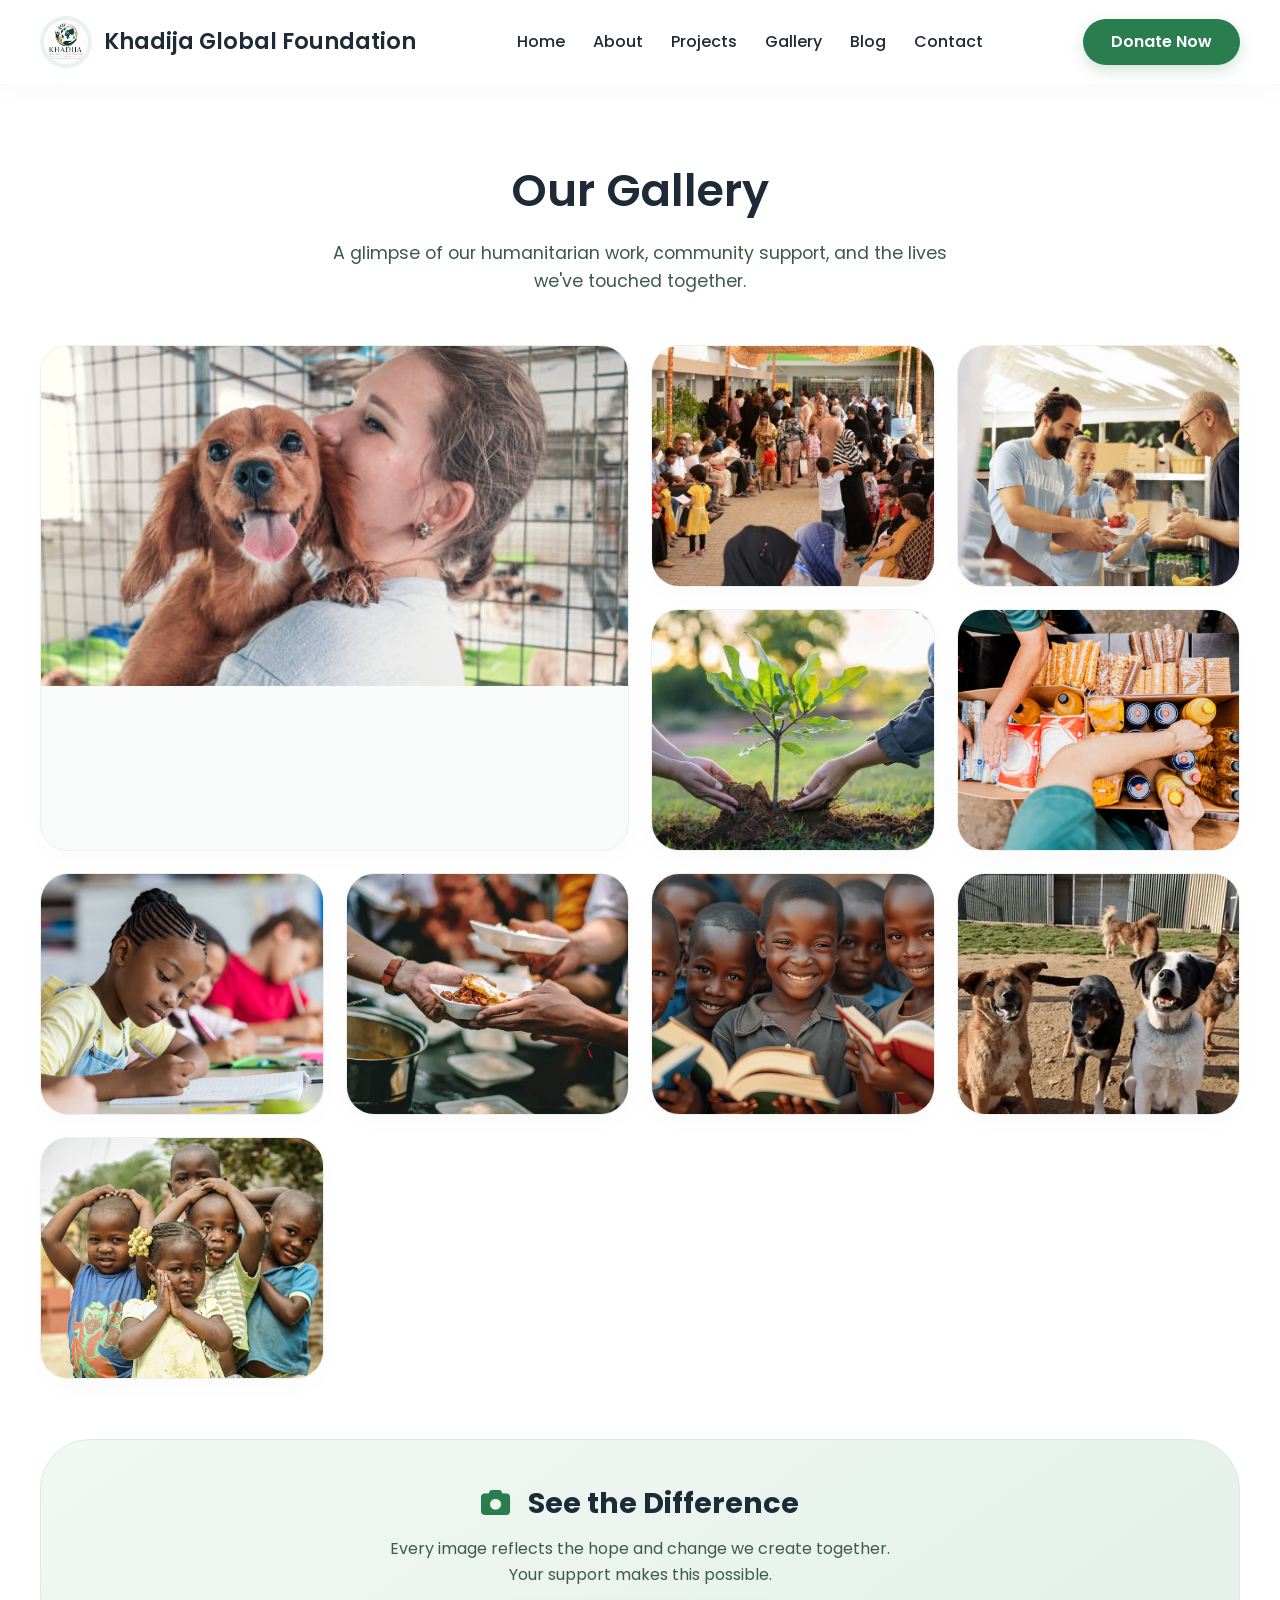
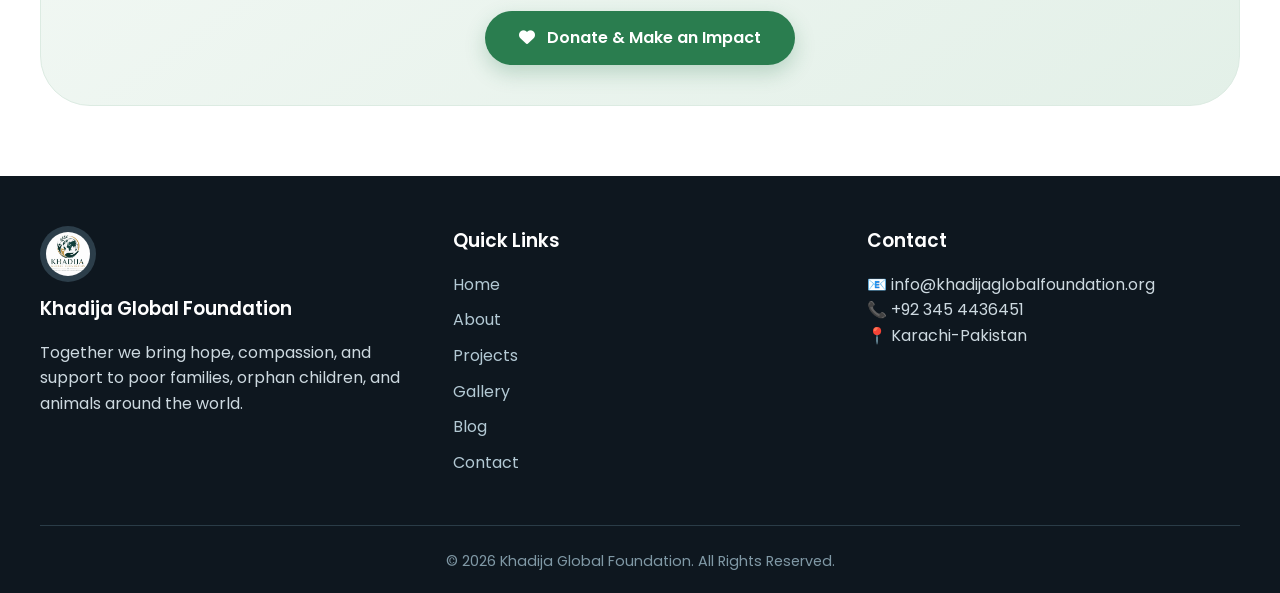
<file: gallery.html>
<!DOCTYPE html>
<html lang="en">
<head>
  <meta charset="UTF-8" />
  <meta name="viewport" content="width=device-width, initial-scale=1.0" />
  <title>Khadija Global · Gallery</title>
  <!-- Google Fonts + Font Awesome -->
  <link rel="preconnect" href="https://fonts.googleapis.com" />
  <link rel="preconnect" href="https://fonts.gstatic.com" crossorigin />
  <link href="https://fonts.googleapis.com/css2?family=Poppins:wght@300;400;500;600;700&display=swap" rel="stylesheet" />
  <link rel="stylesheet" href="https://cdnjs.cloudflare.com/ajax/libs/font-awesome/6.0.0-beta3/css/all.min.css" />
  <style>
    /* ---------- GLOBAL RESET & BASE (shared) ---------- */
    * {
      margin: 0;
      padding: 0;
      box-sizing: border-box;
    }
    body {
      font-family: 'Poppins', sans-serif;
      background: #fafbfc;
      color: #1e2b37;
      line-height: 1.6;
    }
    a {
      text-decoration: none;
      transition: 0.3s ease;
    }
    img {
      max-width: 100%;
      display: block;
    }
    .container {
      max-width: 1200px;
      margin: 0 auto;
      padding: 0 20px;
    }
    /* buttons */
    .btn-green {
      background: #2a7d4f;
      color: #fff;
      padding: 12px 32px;
      border-radius: 50px;
      font-weight: 600;
      font-size: 1rem;
      display: inline-block;
      box-shadow: 0 8px 20px rgba(42, 125, 79, 0.25);
      border: 2px solid transparent;
      transition: 0.3s;
    }
    .btn-green:hover {
      background: #1e5f3b;
      transform: translateY(-4px);
      box-shadow: 0 12px 28px rgba(42, 125, 79, 0.35);
    }
    .btn-white {
      background: transparent;
      color: #1e2b37;
      padding: 12px 32px;
      border-radius: 50px;
      font-weight: 600;
      font-size: 1rem;
      display: inline-block;
      border: 2px solid #1e2b37;
      transition: 0.3s;
    }
    .btn-white:hover {
      background: #1e2b37;
      color: #fff;
      transform: translateY(-4px);
    }

    /* ----- HEADER / NAV (shared) ----- */
    nav {
      display: flex;
      align-items: center;
      justify-content: space-between;
      flex-wrap: wrap;
      padding: 16px 40px;
      background: #ffffffdd;
      backdrop-filter: blur(12px);
      -webkit-backdrop-filter: blur(12px);
      box-shadow: 0 4px 20px rgba(0, 0, 0, 0.03);
      position: sticky;
      top: 0;
      z-index: 999;
      border-bottom: 1px solid rgba(0, 0, 0, 0.02);
    }
    nav .logo {
      display: flex;
      align-items: center;
      gap: 12px;
    }
    nav .logo img {
      width: 52px;
      height: 52px;
      border-radius: 50%;
      object-fit: cover;
      background: #e9f3ed;
      padding: 4px;
    }
    nav .logo h2 {
      font-size: 1.4rem;
      font-weight: 600;
      color: #1e2b37;
    }
    nav ul {
      display: flex;
      list-style: none;
      gap: 28px;
      align-items: center;
    }
    nav ul li a {
      color: #1e2b37;
      font-weight: 500;
      position: relative;
      padding-bottom: 4px;
    }
    nav ul li a::after {
      content: '';
      position: absolute;
      left: 0;
      bottom: 0;
      width: 0;
      height: 2px;
      background: #2a7d4f;
      transition: 0.3s;
    }
    nav ul li a:hover::after {
      width: 100%;
    }
    nav ul li a.active {
      color: #2a7d4f;
      font-weight: 600;
    }
    nav ul li a.active::after {
      width: 100%;
    }
    .donate-btn {
      background: #2a7d4f;
      color: #fff;
      padding: 10px 28px;
      border-radius: 50px;
      font-weight: 600;
      box-shadow: 0 6px 16px rgba(42, 125, 79, 0.2);
    }
    .donate-btn:hover {
      background: #1e5f3b;
      transform: scale(1.02);
    }
    .nav-toggle {
      display: none;
      font-size: 1.8rem;
      cursor: pointer;
      color: #1e2b37;
    }

    /* ----- FOOTER (shared) ----- */
    footer {
      background: #0e171f;
      color: #cdd9e0;
      padding: 50px 40px 20px;
    }
    .footer-container {
      display: flex;
      flex-wrap: wrap;
      justify-content: space-between;
      gap: 40px;
      max-width: 1200px;
      margin: 0 auto;
    }
    .footer-box {
      flex: 1 1 180px;
    }
    .footer-box img {
      width: 56px;
      border-radius: 50%;
      background: #2c3e4a;
      padding: 6px;
      margin-bottom: 12px;
    }
    .footer-box h3 {
      color: #fff;
      font-weight: 600;
      margin-bottom: 16px;
    }
    .footer-box ul {
      list-style: none;
    }
    .footer-box ul li {
      margin-bottom: 10px;
    }
    .footer-box ul li a {
      color: #b3c9d4;
    }
    .footer-box ul li a:hover {
      color: #a1d6b4;
      padding-left: 6px;
    }
    .footer-bottom {
      border-top: 1px solid #2a3c47;
      margin-top: 40px;
      padding-top: 24px;
      text-align: center;
      color: #8099a6;
      font-size: 0.9rem;
    }

    /* ----- RESPONSIVE (shared) ----- */
    @media (max-width: 820px) {
      nav ul {
        display: none;
        flex-direction: column;
        width: 100%;
        padding: 20px 0 10px;
        gap: 14px;
        background: #ffffff;
      }
      nav ul.active {
        display: flex;
      }
      .nav-toggle {
        display: block;
      }
      .donate-btn {
        display: none;
      }
      nav {
        padding: 14px 24px;
      }
      .footer-container {
        flex-direction: column;
        align-items: center;
        text-align: center;
      }
    }
    @media (max-width: 480px) {
      nav .logo h2 {
        font-size: 1rem;
      }
    }

    /* ---------- GALLERY PAGE SPECIFIC ---------- */
    .gallery-page {
      padding: 70px 40px;
      background: #ffffff;
      animation: fadeUp 0.8s ease-out;
    }
    .gallery-page h2 {
      font-size: 2.8rem;
      font-weight: 600;
      text-align: center;
      margin-bottom: 12px;
      color: #1e2b37;
    }
    .gallery-sub {
      text-align: center;
      max-width: 650px;
      margin: 0 auto 50px;
      color: #3d5a4b;
      font-size: 1.1rem;
    }

    /* masonry-style grid */
    .gallery-grid {
      display: grid;
      grid-template-columns: repeat(auto-fit, minmax(250px, 1fr));
      gap: 22px;
    }
    .gallery-grid .gallery-item {
      border-radius: 28px;
      overflow: hidden;
      position: relative;
      box-shadow: 0 8px 24px rgba(0, 0, 0, 0.02);
      border: 1px solid #eaf0ec;
      transition: 0.4s ease;
      background: #f8fbf9;
    }
    .gallery-grid .gallery-item:hover {
      transform: translateY(-8px) scale(1.01);
      box-shadow: 0 20px 40px -12px rgba(42, 125, 79, 0.12);
      border-color: #cde0d5;
    }
    .gallery-grid .gallery-item img {
      width: 100%;
      height: 240px;
      object-fit: cover;
      transition: 0.5s;
    }
    .gallery-grid .gallery-item:hover img {
      transform: scale(1.04);
    }
    .gallery-grid .gallery-item .overlay {
      position: absolute;
      bottom: 0;
      left: 0;
      right: 0;
      background: linear-gradient(transparent, rgba(20, 40, 30, 0.75));
      padding: 40px 20px 18px;
      color: #fff;
      opacity: 0;
      transition: 0.4s;
    }
    .gallery-grid .gallery-item:hover .overlay {
      opacity: 1;
    }
    .gallery-grid .gallery-item .overlay h4 {
      font-weight: 600;
      font-size: 1.1rem;
      margin-bottom: 4px;
    }
    .gallery-grid .gallery-item .overlay p {
      font-size: 0.85rem;
      opacity: 0.9;
      font-weight: 300;
    }

    /* featured / larger item */
    .gallery-item.featured {
      grid-column: span 2;
      grid-row: span 2;
    }
    .gallery-item.featured img {
      height: 340px;
    }

    /* donation CTA inside gallery */
    .gallery-cta {
      margin-top: 60px;
      padding: 40px 30px;
      background: linear-gradient(145deg, #f2f8f4, #e3f0e8);
      border-radius: 50px;
      text-align: center;
      border: 1px solid #dcebe2;
    }
    .gallery-cta h3 {
      font-size: 1.8rem;
      color: #1e2b37;
      margin-bottom: 10px;
    }
    .gallery-cta p {
      color: #3d5a4b;
      max-width: 500px;
      margin: 0 auto 24px;
    }

    @keyframes fadeUp {
      0% {
        opacity: 0;
        transform: translateY(30px);
      }
      100% {
        opacity: 1;
        transform: translateY(0);
      }
    }

    @media (max-width: 820px) {
      .gallery-page {
        padding: 50px 24px;
      }
      .gallery-grid {
        grid-template-columns: repeat(auto-fit, minmax(200px, 1fr));
        gap: 16px;
      }
      .gallery-item.featured {
        grid-column: span 1;
        grid-row: span 1;
      }
      .gallery-item.featured img {
        height: 240px;
      }
    }
    @media (max-width: 480px) {
      .gallery-grid {
        grid-template-columns: 1fr 1fr;
        gap: 12px;
      }
      .gallery-grid .gallery-item img {
        height: 160px;
      }
      .gallery-page h2 {
        font-size: 2rem;
      }
    }
  </style>
</head>
<body>
  <!-- ===== HEADER (shared) ===== -->
  <nav>

    <div class="logo">
    <a href="index.html">
        <img src="images/logo.png" alt="Khadija Global Foundation Logo">
    </a>
    <a href="index.html" style="text-decoration: none;">
        <h2>Khadija Global Foundation</h2>
    </a>
</div>

    <ul id="navMenu">
       <li><a href="index.html">Home</a></li>
       <li><a href="about.html">About</a></li>
       <li><a href="projects.html">Projects</a></li>
       <li><a href="gallery.html">Gallery</a></li>
       <li><a href="blog.html">Blog</a></li>
       <li><a href="contact.html">Contact</a></li>
    </ul>
    <a href="donate.html" class="donate-btn">Donate Now</a>
    <div class="nav-toggle" id="navToggle">
      <i class="fas fa-bars"></i>
    </div>
  </nav>

  <!-- ===== GALLERY SECTION ===== -->
  <section class="gallery-page">
    <h2>Our Gallery</h2>
    <p class="gallery-sub">A glimpse of our humanitarian work, community support, and the lives we've touched together.</p>

    <div class="gallery-grid">
      <!-- item 1 - featured -->
      <div class="gallery-item featured">
        <img src="images/gallery1.jpg" alt="Food distribution to families" />
        <div class="overlay">
          <h4><i class="fas fa-utensils"></i> Food Distribution</h4>
          <p>Providing meals to 500+ families</p>
        </div>
      </div>

      <!-- item 2 -->
      <div class="gallery-item">
        <img src="images/gallery2.jpg" alt="Children receiving education" />
        <div class="overlay">
          <h4><i class="fas fa-book"></i> Education Support</h4>
          <p>School supplies & scholarships</p>
        </div>
      </div>

      <!-- item 3 -->
      <div class="gallery-item">
        <img src="images/gallery3.jpg" alt="Animal rescue" />
        <div class="overlay">
          <h4><i class="fas fa-paw"></i> Animal Rescue</h4>
          <p>Healing & rehabilitation</p>
        </div>
      </div>

      <!-- item 4 -->
      <div class="gallery-item">
        <img src="images/gallery4.jpg" alt="Medical camp" />
        <div class="overlay">
          <h4><i class="fas fa-heartbeat"></i> Medical Camps</h4>
          <p>Free health checkups</p>
        </div>
      </div>

      <!-- item 5 -->
      <div class="gallery-item">
        <img src="images/gallery5.jpg" alt="Volunteers helping" />
        <div class="overlay">
          <h4><i class="fas fa-hands-helping"></i> Volunteers in Action</h4>
          <p>Community service</p>
        </div>
      </div>

      <!-- item 6 -->
      <div class="gallery-item">
        <img src="images/gallery6.jpg" alt="Orphan support" />
        <div class="overlay">
          <h4><i class="fas fa-child"></i> Orphan Care</h4>
          <p>Shelter & emotional support</p>
        </div>
      </div>

      <!-- item 7 (extra) -->
      <div class="gallery-item">
        <img src="images/project1.jpg" alt="Food packages" />
        <div class="overlay">
          <h4><i class="fas fa-box"></i> Food Packages</h4>
          <p>Essential supplies distribution</p>
        </div>
      </div>

      <!-- item 8 (extra) -->
      <div class="gallery-item">
        <img src="images/project2.jpg" alt="Classroom" />
        <div class="overlay">
          <h4><i class="fas fa-chalkboard-teacher"></i> Classroom Learning</h4>
          <p>Quality education for all</p>
        </div>
      </div>

      <!-- item 9 (extra) -->
      <div class="gallery-item">
        <img src="images/project3.jpg" alt="Animal shelter" />
        <div class="overlay">
          <h4><i class="fas fa-dog"></i> Animal Shelter</h4>
          <p>Safe haven for strays</p>
        </div>
      </div>

      <!-- item 10 (extra) -->
      <div class="gallery-item">
        <img src="images/hero.jpg" alt="Community gathering" />
        <div class="overlay">
          <h4><i class="fas fa-users"></i> Community Unity</h4>
          <p>Together we stand</p>
        </div>
      </div>
    </div>

    <!-- Gallery CTA -->
    <div class="gallery-cta">
      <h3><i class="fas fa-camera" style="color:#2a7d4f; margin-right: 12px;"></i> See the Difference</h3>
      <p>Every image reflects the hope and change we create together. Your support makes this possible.</p>
      <a href="donate.html" class="btn-green"><i class="fas fa-heart" style="margin-right: 8px;"></i> Donate & Make an Impact</a>
    </div>
  </section>

  <!-- ===== FOOTER (shared) ===== -->
  <footer>
    <div class="footer-container">
      <div class="footer-box">
        <img src="images/logo.png" alt="Khadija Global Foundation" />
        <h3>Khadija Global Foundation</h3>
        <p>Together we bring hope, compassion, and support to poor families, orphan children, and animals around the world.</p>
      </div>
      <div class="footer-box">
        <h3>Quick Links</h3>
        <ul>
           <li><a href="index.html">Home</a></li>
           <li><a href="about.html">About</a></li>
           <li><a href="projects.html">Projects</a></li>
           <li><a href="gallery.html">Gallery</a></li>
           <li><a href="blog.html">Blog</a></li>
           <li><a href="contact.html">Contact</a></li>
        </ul>
      </div>
      <div class="footer-box">
        <h3>Contact</h3>
        <p>📧 info@khadijaglobalfoundation.org</p>
        <p>📞 +92 345 4436451</p>
        <p>📍 Karachi-Pakistan</p>
      </div>
    </div>
    <div class="footer-bottom">
      <p>© 2026 Khadija Global Foundation. All Rights Reserved.</p>
    </div>
  </footer>

  <!-- ===== MOBILE TOGGLE ===== -->
  <script>
    const toggle = document.getElementById('navToggle');
    const menu = document.getElementById('navMenu');
    toggle.addEventListener('click', () => {
      menu.classList.toggle('active');
    });
  </script>
</body>
</html>
</file>
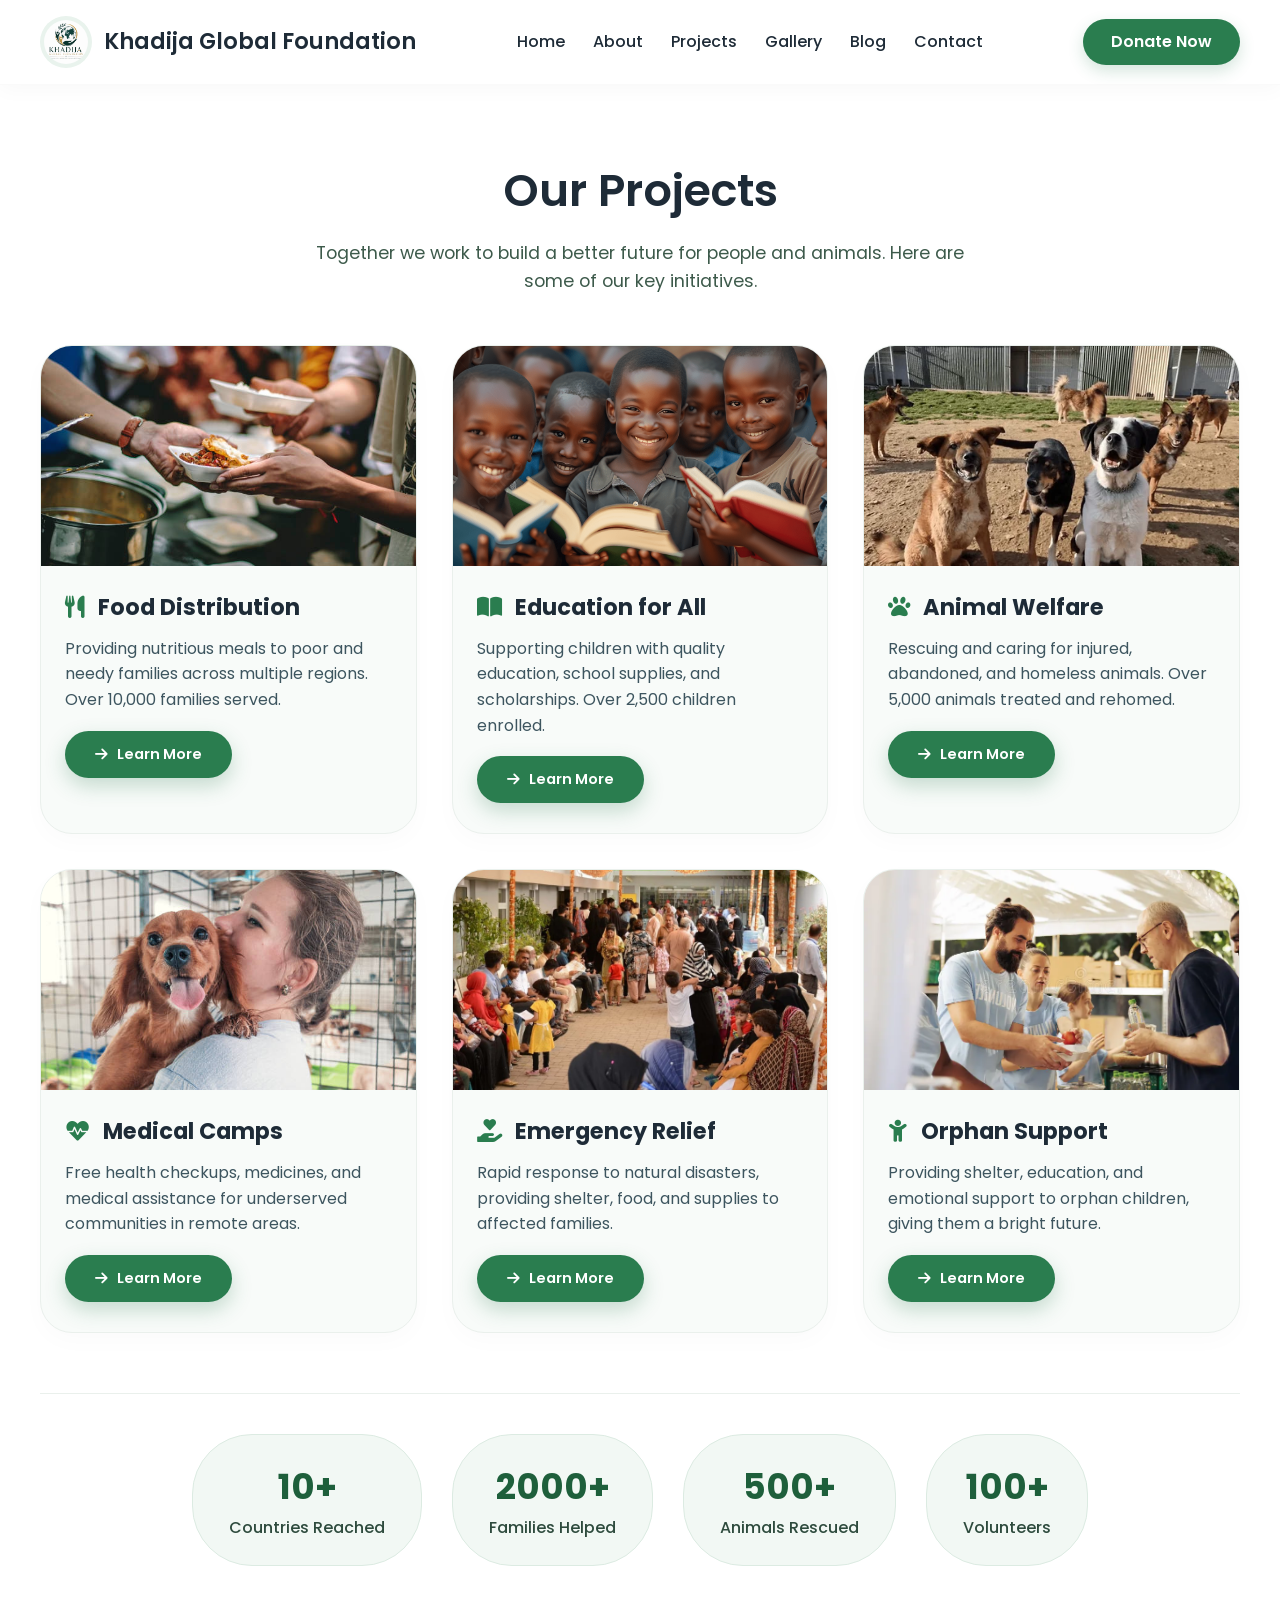
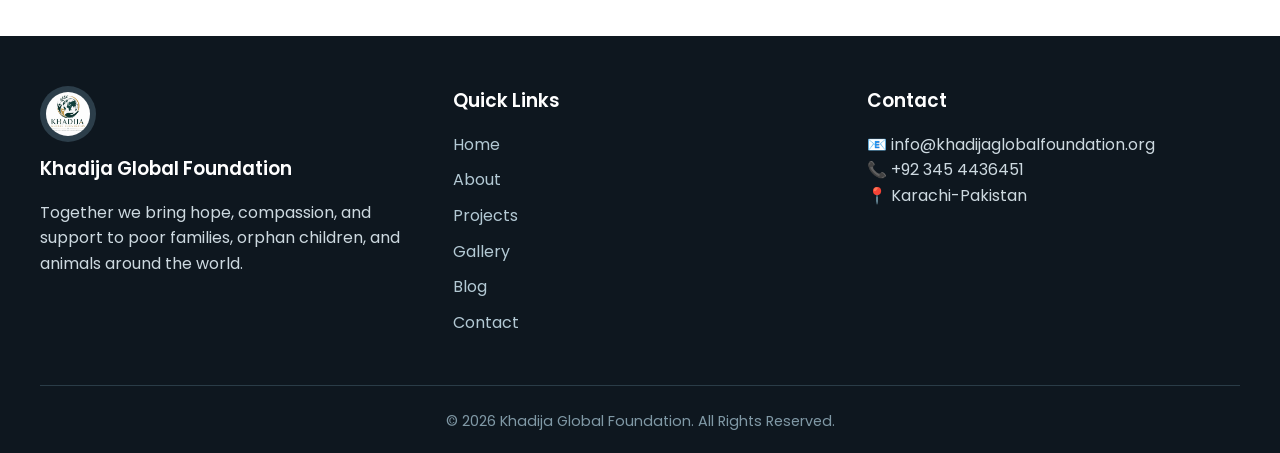
<file: project.html>
<!DOCTYPE html>
<html lang="en">
<head>
  <meta charset="UTF-8" />
  <meta name="viewport" content="width=device-width, initial-scale=1.0" />
  <title>Khadija Global · Our Projects</title>
  <!-- Google Fonts + Font Awesome -->
  <link rel="preconnect" href="https://fonts.googleapis.com" />
  <link rel="preconnect" href="https://fonts.gstatic.com" crossorigin />
  <link href="https://fonts.googleapis.com/css2?family=Poppins:wght@300;400;500;600;700&display=swap" rel="stylesheet" />
  <link rel="stylesheet" href="https://cdnjs.cloudflare.com/ajax/libs/font-awesome/6.0.0-beta3/css/all.min.css" />
  <style>
    /* ---------- GLOBAL RESET & BASE (shared) ---------- */
    * {
      margin: 0;
      padding: 0;
      box-sizing: border-box;
    }
    body {
      font-family: 'Poppins', sans-serif;
      background: #fafbfc;
      color: #1e2b37;
      line-height: 1.6;
    }
    a {
      text-decoration: none;
      transition: 0.3s ease;
    }
    img {
      max-width: 100%;
      display: block;
    }
    .container {
      max-width: 1200px;
      margin: 0 auto;
      padding: 0 20px;
    }
    /* buttons */
    .btn-green {
      background: #2a7d4f;
      color: #fff;
      padding: 12px 32px;
      border-radius: 50px;
      font-weight: 600;
      font-size: 1rem;
      display: inline-block;
      box-shadow: 0 8px 20px rgba(42, 125, 79, 0.25);
      border: 2px solid transparent;
      transition: 0.3s;
    }
    .btn-green:hover {
      background: #1e5f3b;
      transform: translateY(-4px);
      box-shadow: 0 12px 28px rgba(42, 125, 79, 0.35);
    }
    .btn-white {
      background: transparent;
      color: #1e2b37;
      padding: 12px 32px;
      border-radius: 50px;
      font-weight: 600;
      font-size: 1rem;
      display: inline-block;
      border: 2px solid #1e2b37;
      transition: 0.3s;
    }
    .btn-white:hover {
      background: #1e2b37;
      color: #fff;
      transform: translateY(-4px);
    }

    /* ----- HEADER / NAV (shared) ----- */
    nav {
      display: flex;
      align-items: center;
      justify-content: space-between;
      flex-wrap: wrap;
      padding: 16px 40px;
      background: #ffffffdd;
      backdrop-filter: blur(12px);
      -webkit-backdrop-filter: blur(12px);
      box-shadow: 0 4px 20px rgba(0, 0, 0, 0.03);
      position: sticky;
      top: 0;
      z-index: 999;
      border-bottom: 1px solid rgba(0, 0, 0, 0.02);
    }
    nav .logo {
      display: flex;
      align-items: center;
      gap: 12px;
    }
    nav .logo img {
      width: 52px;
      height: 52px;
      border-radius: 50%;
      object-fit: cover;
      background: #e9f3ed;
      padding: 4px;
    }
    nav .logo h2 {
      font-size: 1.4rem;
      font-weight: 600;
      color: #1e2b37;
    }
    nav ul {
      display: flex;
      list-style: none;
      gap: 28px;
      align-items: center;
    }
    nav ul li a {
      color: #1e2b37;
      font-weight: 500;
      position: relative;
      padding-bottom: 4px;
    }
    nav ul li a::after {
      content: '';
      position: absolute;
      left: 0;
      bottom: 0;
      width: 0;
      height: 2px;
      background: #2a7d4f;
      transition: 0.3s;
    }
    nav ul li a:hover::after {
      width: 100%;
    }
    nav ul li a.active {
      color: #2a7d4f;
      font-weight: 600;
    }
    nav ul li a.active::after {
      width: 100%;
    }
    .donate-btn {
      background: #2a7d4f;
      color: #fff;
      padding: 10px 28px;
      border-radius: 50px;
      font-weight: 600;
      box-shadow: 0 6px 16px rgba(42, 125, 79, 0.2);
    }
    .donate-btn:hover {
      background: #1e5f3b;
      transform: scale(1.02);
    }
    .nav-toggle {
      display: none;
      font-size: 1.8rem;
      cursor: pointer;
      color: #1e2b37;
    }

    /* ----- FOOTER (shared) ----- */
    footer {
      background: #0e171f;
      color: #cdd9e0;
      padding: 50px 40px 20px;
    }
    .footer-container {
      display: flex;
      flex-wrap: wrap;
      justify-content: space-between;
      gap: 40px;
      max-width: 1200px;
      margin: 0 auto;
    }
    .footer-box {
      flex: 1 1 180px;
    }
    .footer-box img {
      width: 56px;
      border-radius: 50%;
      background: #2c3e4a;
      padding: 6px;
      margin-bottom: 12px;
    }
    .footer-box h3 {
      color: #fff;
      font-weight: 600;
      margin-bottom: 16px;
    }
    .footer-box ul {
      list-style: none;
    }
    .footer-box ul li {
      margin-bottom: 10px;
    }
    .footer-box ul li a {
      color: #b3c9d4;
    }
    .footer-box ul li a:hover {
      color: #a1d6b4;
      padding-left: 6px;
    }
    .footer-bottom {
      border-top: 1px solid #2a3c47;
      margin-top: 40px;
      padding-top: 24px;
      text-align: center;
      color: #8099a6;
      font-size: 0.9rem;
    }

    /* ----- RESPONSIVE (shared) ----- */
    @media (max-width: 820px) {
      nav ul {
        display: none;
        flex-direction: column;
        width: 100%;
        padding: 20px 0 10px;
        gap: 14px;
        background: #ffffff;
      }
      nav ul.active {
        display: flex;
      }
      .nav-toggle {
        display: block;
      }
      .donate-btn {
        display: none;
      }
      nav {
        padding: 14px 24px;
      }
      .footer-container {
        flex-direction: column;
        align-items: center;
        text-align: center;
      }
    }
    @media (max-width: 480px) {
      nav .logo h2 {
        font-size: 1rem;
      }
    }

    /* ---------- PROJECTS PAGE SPECIFIC ---------- */
    .projects-page {
      padding: 70px 40px;
      background: #ffffff;
      animation: fadeUp 0.8s ease-out;
    }
    .projects-page h2 {
      font-size: 2.8rem;
      font-weight: 600;
      text-align: center;
      margin-bottom: 12px;
      color: #1e2b37;
    }
    .projects-sub {
      text-align: center;
      max-width: 650px;
      margin: 0 auto 50px;
      color: #3d5a4b;
      font-size: 1.1rem;
    }
    .projects-grid {
      display: grid;
      grid-template-columns: repeat(auto-fit, minmax(280px, 1fr));
      gap: 35px;
    }
    .project-card {
      background: #f8fbf9;
      border-radius: 32px;
      overflow: hidden;
      border: 1px solid #eaf0ec;
      transition: 0.4s ease;
      box-shadow: 0 8px 24px rgba(0, 0, 0, 0.02);
    }
    .project-card:hover {
      transform: translateY(-12px);
      box-shadow: 0 24px 48px -16px rgba(42, 125, 79, 0.12);
      border-color: #cde0d5;
    }
    .project-card img {
      width: 100%;
      height: 220px;
      object-fit: cover;
    }
    .project-card .card-body {
      padding: 24px 24px 30px;
    }
    .project-card .card-body h3 {
      font-size: 1.4rem;
      margin-bottom: 10px;
      color: #1e2b37;
    }
    .project-card .card-body p {
      color: #3d555f;
      margin-bottom: 18px;
      font-weight: 400;
    }
    .project-card .card-body .btn-green {
      padding: 10px 28px;
      font-size: 0.9rem;
    }
    .project-card .card-body .btn-green i {
      margin-right: 6px;
    }

    /* extra project stats bar */
    .project-stats {
      display: flex;
      flex-wrap: wrap;
      justify-content: center;
      gap: 30px;
      margin-top: 60px;
      padding-top: 40px;
      border-top: 1px solid #eaf0ec;
    }
    .stat-item {
      text-align: center;
      background: #f2f8f4;
      padding: 24px 36px;
      border-radius: 60px;
      border: 1px solid #dcebe2;
      min-width: 140px;
      transition: 0.3s;
    }
    .stat-item:hover {
      background: #e3f0e8;
      transform: scale(1.03);
    }
    .stat-item h4 {
      font-size: 2.2rem;
      color: #1e5f3b;
      font-weight: 700;
    }
    .stat-item span {
      font-weight: 500;
      color: #2e4b3d;
    }

    @keyframes fadeUp {
      0% {
        opacity: 0;
        transform: translateY(30px);
      }
      100% {
        opacity: 1;
        transform: translateY(0);
      }
    }

    @media (max-width: 820px) {
      .projects-page {
        padding: 50px 24px;
      }
      .projects-grid {
        grid-template-columns: 1fr 1fr;
      }
    }
    @media (max-width: 600px) {
      .projects-grid {
        grid-template-columns: 1fr;
      }
      .project-stats {
        flex-direction: column;
        align-items: center;
      }
      .stat-item {
        width: 100%;
        max-width: 280px;
      }
    }
  </style>
</head>
<body>
  <!-- ===== HEADER (shared) ===== -->
  <nav>

    <div class="logo">
    <a href="index.html">
        <img src="images/logo.png" alt="Khadija Global Foundation Logo">
    </a>
    <a href="index.html" style="text-decoration: none;">
        <h2>Khadija Global Foundation</h2>
    </a>
</div>

    <ul id="navMenu">
       <li><a href="index.html">Home</a></li>
       <li><a href="about.html">About</a></li>
       <li><a href="projects.html">Projects</a></li>
       <li><a href="gallery.html">Gallery</a></li>
       <li><a href="blog.html">Blog</a></li>
       <li><a href="contact.html">Contact</a></li>
    </ul>
    <a href="donate.html" class="donate-btn">Donate Now</a>
    <div class="nav-toggle" id="navToggle">
      <i class="fas fa-bars"></i>
    </div>
  </nav>

  <!-- ===== PROJECTS SECTION ===== -->
  <section class="projects-page">
    <h2>Our Projects</h2>
    <p class="projects-sub">Together we work to build a better future for people and animals. Here are some of our key initiatives.</p>

    <div class="projects-grid">
      <!-- Project 1 -->
      <div class="project-card">
        <img src="images/project1.jpg" alt="Food Distribution" />
        <div class="card-body">
          <h3><i class="fas fa-utensils" style="color:#2a7d4f; margin-right: 8px;"></i> Food Distribution</h3>
          <p>Providing nutritious meals to poor and needy families across multiple regions. Over 10,000 families served.</p>
          <a href="#" class="btn-green"><i class="fas fa-arrow-right"></i> Learn More</a>
        </div>
      </div>

      <!-- Project 2 -->
      <div class="project-card">
        <img src="images/project2.jpg" alt="Education for All" />
        <div class="card-body">
          <h3><i class="fas fa-book-open" style="color:#2a7d4f; margin-right: 8px;"></i> Education for All</h3>
          <p>Supporting children with quality education, school supplies, and scholarships. Over 2,500 children enrolled.</p>
          <a href="#" class="btn-green"><i class="fas fa-arrow-right"></i> Learn More</a>
        </div>
      </div>

      <!-- Project 3 -->
      <div class="project-card">
        <img src="images/project3.jpg" alt="Animal Welfare" />
        <div class="card-body">
          <h3><i class="fas fa-paw" style="color:#2a7d4f; margin-right: 8px;"></i> Animal Welfare</h3>
          <p>Rescuing and caring for injured, abandoned, and homeless animals. Over 5,000 animals treated and rehomed.</p>
          <a href="#" class="btn-green"><i class="fas fa-arrow-right"></i> Learn More</a>
        </div>
      </div>

      <!-- Project 4 (extra) -->
      <div class="project-card">
        <img src="images/gallery1.jpg" alt="Healthcare" />
        <div class="card-body">
          <h3><i class="fas fa-heartbeat" style="color:#2a7d4f; margin-right: 8px;"></i> Medical Camps</h3>
          <p>Free health checkups, medicines, and medical assistance for underserved communities in remote areas.</p>
          <a href="#" class="btn-green"><i class="fas fa-arrow-right"></i> Learn More</a>
        </div>
      </div>

      <!-- Project 5 -->
      <div class="project-card">
        <img src="images/gallery2.jpg" alt="Emergency Relief" />
        <div class="card-body">
          <h3><i class="fas fa-hand-holding-heart" style="color:#2a7d4f; margin-right: 8px;"></i> Emergency Relief</h3>
          <p>Rapid response to natural disasters, providing shelter, food, and supplies to affected families.</p>
          <a href="#" class="btn-green"><i class="fas fa-arrow-right"></i> Learn More</a>
        </div>
      </div>

      <!-- Project 6 -->
      <div class="project-card">
        <img src="images/gallery3.jpg" alt="Orphan Support" />
        <div class="card-body">
          <h3><i class="fas fa-child" style="color:#2a7d4f; margin-right: 8px;"></i> Orphan Support</h3>
          <p>Providing shelter, education, and emotional support to orphan children, giving them a bright future.</p>
          <a href="#" class="btn-green"><i class="fas fa-arrow-right"></i> Learn More</a>
        </div>
      </div>
    </div>

    <!-- Project Stats -->
    <div class="project-stats">
      <div class="stat-item">
        <h4>10+</h4>
        <span>Countries Reached</span>
      </div>
      <div class="stat-item">
        <h4>2000+</h4>
        <span>Families Helped</span>
      </div>
      <div class="stat-item">
        <h4>500+</h4>
        <span>Animals Rescued</span>
      </div>
      <div class="stat-item">
        <h4>100+</h4>
        <span>Volunteers</span>
      </div>
    </div>
  </section>

  <!-- ===== FOOTER (shared) ===== -->
  <footer>
    <div class="footer-container">
      <div class="footer-box">
        <img src="images/logo.png" alt="Khadija Global Foundation" />
        <h3>Khadija Global Foundation</h3>
        <p>Together we bring hope, compassion, and support to poor families, orphan children, and animals around the world.</p>
      </div>
      <div class="footer-box">
        <h3>Quick Links</h3>
        <ul>
           <li><a href="index.html">Home</a></li>
           <li><a href="about.html">About</a></li>
           <li><a href="projects.html">Projects</a></li>
           <li><a href="gallery.html">Gallery</a></li>
           <li><a href="blog.html">Blog</a></li>
           <li><a href="contact.html">Contact</a></li>
        </ul>
      </div>
      <div class="footer-box">
        <h3>Contact</h3>
        <p>📧 info@khadijaglobalfoundation.org</p>
        <p>📞 +92 345 4436451</p>
        <p>📍 Karachi-Pakistan</p>
      </div>
    </div>
    <div class="footer-bottom">
      <p>© 2026 Khadija Global Foundation. All Rights Reserved.</p>
    </div>
  </footer>

  <!-- ===== MOBILE TOGGLE ===== -->
  <script>
    const toggle = document.getElementById('navToggle');
    const menu = document.getElementById('navMenu');
    toggle.addEventListener('click', () => {
      menu.classList.toggle('active');
    });
  </script>
</body>
</html>
</file>
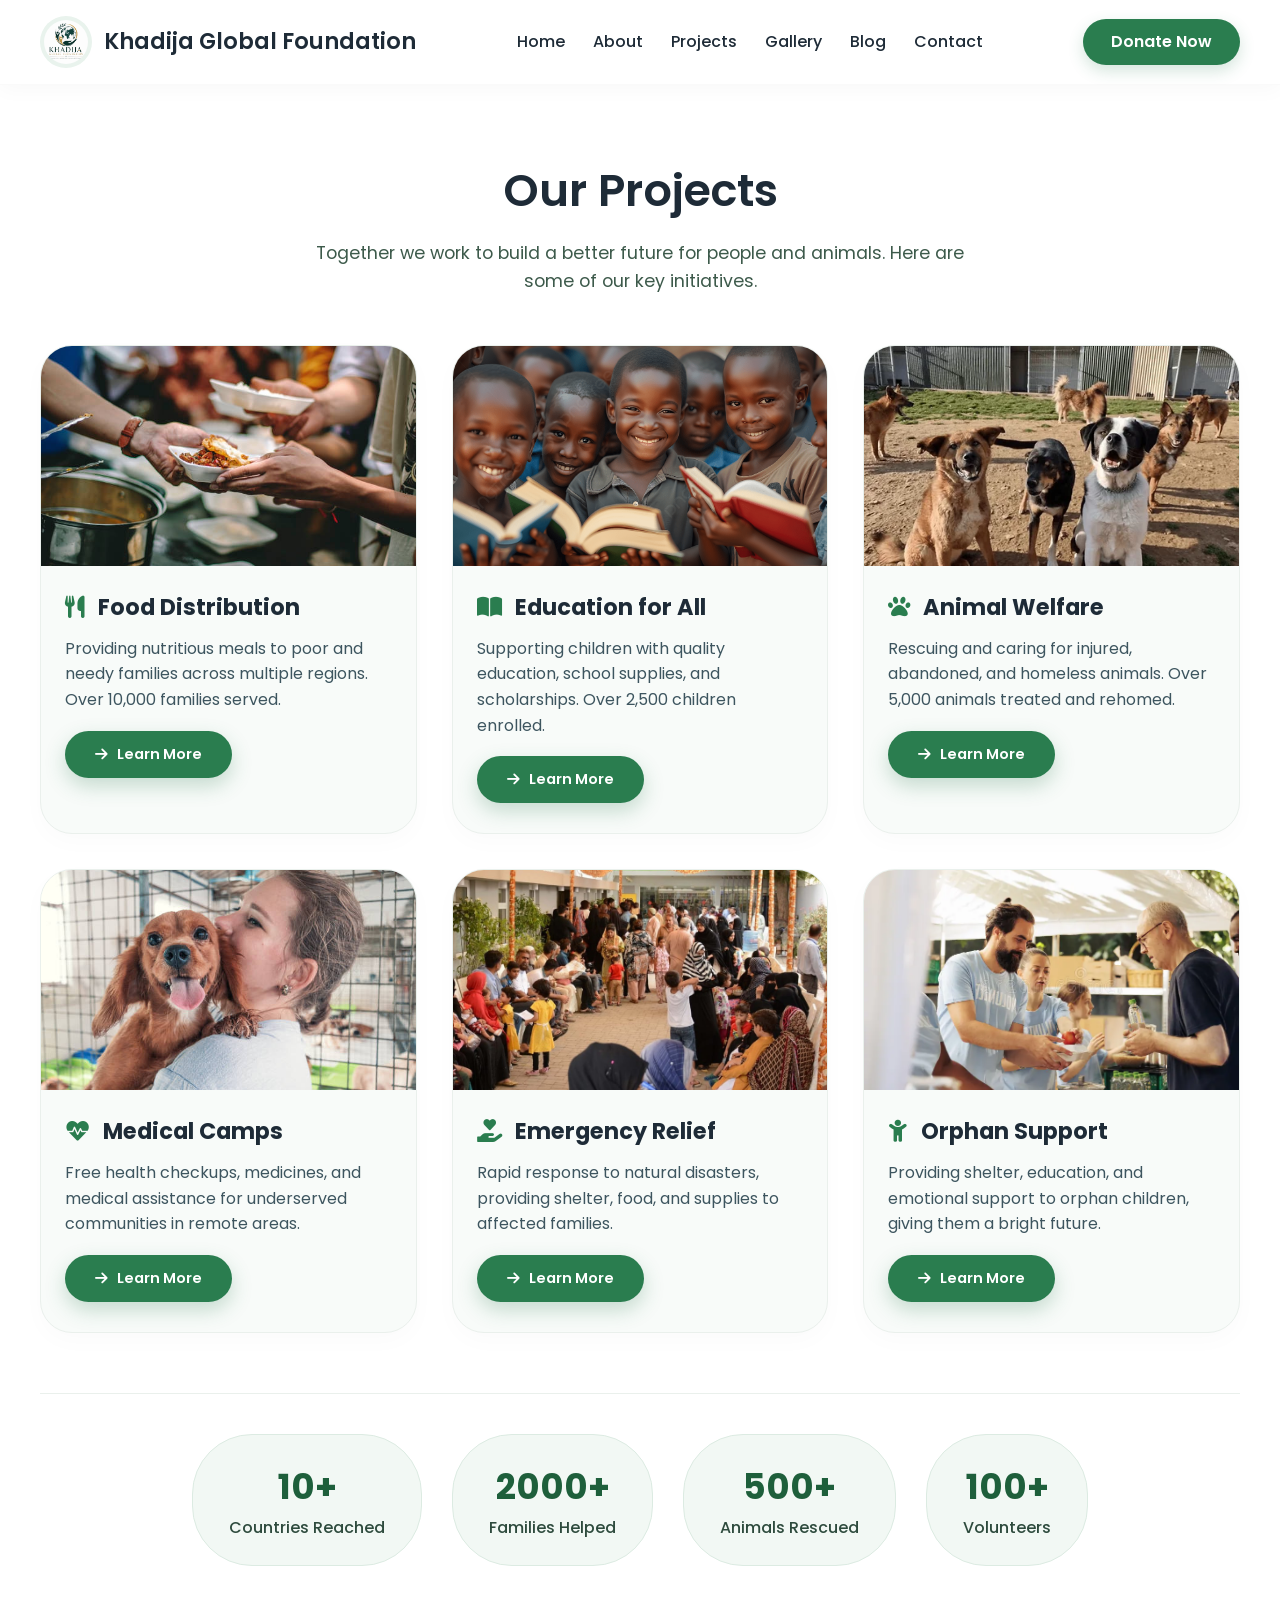
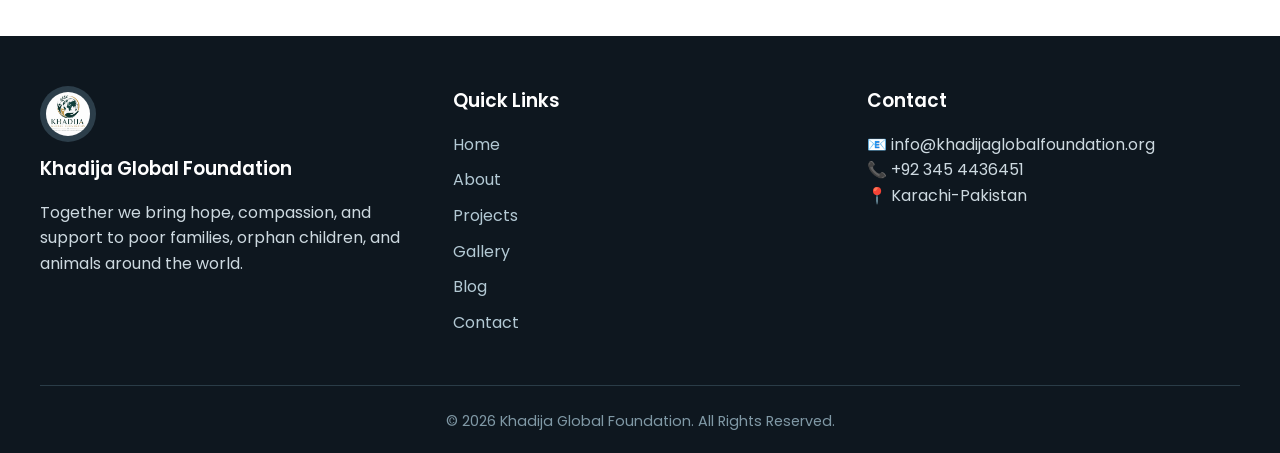
<file: projects.html>
<!DOCTYPE html>
<html lang="en">
<head>
  <meta charset="UTF-8" />
  <meta name="viewport" content="width=device-width, initial-scale=1.0" />
  <title>Khadija Global · Our Projects</title>
  <!-- Google Fonts + Font Awesome -->
  <link rel="preconnect" href="https://fonts.googleapis.com" />
  <link rel="preconnect" href="https://fonts.gstatic.com" crossorigin />
  <link href="https://fonts.googleapis.com/css2?family=Poppins:wght@300;400;500;600;700&display=swap" rel="stylesheet" />
  <link rel="stylesheet" href="https://cdnjs.cloudflare.com/ajax/libs/font-awesome/6.0.0-beta3/css/all.min.css" />
  <style>
    /* ---------- GLOBAL RESET & BASE (shared) ---------- */
    * {
      margin: 0;
      padding: 0;
      box-sizing: border-box;
    }
    body {
      font-family: 'Poppins', sans-serif;
      background: #fafbfc;
      color: #1e2b37;
      line-height: 1.6;
    }
    a {
      text-decoration: none;
      transition: 0.3s ease;
    }
    img {
      max-width: 100%;
      display: block;
    }
    .container {
      max-width: 1200px;
      margin: 0 auto;
      padding: 0 20px;
    }
    /* buttons */
    .btn-green {
      background: #2a7d4f;
      color: #fff;
      padding: 12px 32px;
      border-radius: 50px;
      font-weight: 600;
      font-size: 1rem;
      display: inline-block;
      box-shadow: 0 8px 20px rgba(42, 125, 79, 0.25);
      border: 2px solid transparent;
      transition: 0.3s;
    }
    .btn-green:hover {
      background: #1e5f3b;
      transform: translateY(-4px);
      box-shadow: 0 12px 28px rgba(42, 125, 79, 0.35);
    }
    .btn-white {
      background: transparent;
      color: #1e2b37;
      padding: 12px 32px;
      border-radius: 50px;
      font-weight: 600;
      font-size: 1rem;
      display: inline-block;
      border: 2px solid #1e2b37;
      transition: 0.3s;
    }
    .btn-white:hover {
      background: #1e2b37;
      color: #fff;
      transform: translateY(-4px);
    }

    /* ----- HEADER / NAV (shared) ----- */
    nav {
      display: flex;
      align-items: center;
      justify-content: space-between;
      flex-wrap: wrap;
      padding: 16px 40px;
      background: #ffffffdd;
      backdrop-filter: blur(12px);
      -webkit-backdrop-filter: blur(12px);
      box-shadow: 0 4px 20px rgba(0, 0, 0, 0.03);
      position: sticky;
      top: 0;
      z-index: 999;
      border-bottom: 1px solid rgba(0, 0, 0, 0.02);
    }
    nav .logo {
      display: flex;
      align-items: center;
      gap: 12px;
    }
    nav .logo img {
      width: 52px;
      height: 52px;
      border-radius: 50%;
      object-fit: cover;
      background: #e9f3ed;
      padding: 4px;
    }
    nav .logo h2 {
      font-size: 1.4rem;
      font-weight: 600;
      color: #1e2b37;
    }
    nav ul {
      display: flex;
      list-style: none;
      gap: 28px;
      align-items: center;
    }
    nav ul li a {
      color: #1e2b37;
      font-weight: 500;
      position: relative;
      padding-bottom: 4px;
    }
    nav ul li a::after {
      content: '';
      position: absolute;
      left: 0;
      bottom: 0;
      width: 0;
      height: 2px;
      background: #2a7d4f;
      transition: 0.3s;
    }
    nav ul li a:hover::after {
      width: 100%;
    }
    nav ul li a.active {
      color: #2a7d4f;
      font-weight: 600;
    }
    nav ul li a.active::after {
      width: 100%;
    }
    .donate-btn {
      background: #2a7d4f;
      color: #fff;
      padding: 10px 28px;
      border-radius: 50px;
      font-weight: 600;
      box-shadow: 0 6px 16px rgba(42, 125, 79, 0.2);
    }
    .donate-btn:hover {
      background: #1e5f3b;
      transform: scale(1.02);
    }
    .nav-toggle {
      display: none;
      font-size: 1.8rem;
      cursor: pointer;
      color: #1e2b37;
    }

    /* ----- FOOTER (shared) ----- */
    footer {
      background: #0e171f;
      color: #cdd9e0;
      padding: 50px 40px 20px;
    }
    .footer-container {
      display: flex;
      flex-wrap: wrap;
      justify-content: space-between;
      gap: 40px;
      max-width: 1200px;
      margin: 0 auto;
    }
    .footer-box {
      flex: 1 1 180px;
    }
    .footer-box img {
      width: 56px;
      border-radius: 50%;
      background: #2c3e4a;
      padding: 6px;
      margin-bottom: 12px;
    }
    .footer-box h3 {
      color: #fff;
      font-weight: 600;
      margin-bottom: 16px;
    }
    .footer-box ul {
      list-style: none;
    }
    .footer-box ul li {
      margin-bottom: 10px;
    }
    .footer-box ul li a {
      color: #b3c9d4;
    }
    .footer-box ul li a:hover {
      color: #a1d6b4;
      padding-left: 6px;
    }
    .footer-bottom {
      border-top: 1px solid #2a3c47;
      margin-top: 40px;
      padding-top: 24px;
      text-align: center;
      color: #8099a6;
      font-size: 0.9rem;
    }

    /* ----- RESPONSIVE (shared) ----- */
    @media (max-width: 820px) {
      nav ul {
        display: none;
        flex-direction: column;
        width: 100%;
        padding: 20px 0 10px;
        gap: 14px;
        background: #ffffff;
      }
      nav ul.active {
        display: flex;
      }
      .nav-toggle {
        display: block;
      }
      .donate-btn {
        display: none;
      }
      nav {
        padding: 14px 24px;
      }
      .footer-container {
        flex-direction: column;
        align-items: center;
        text-align: center;
      }
    }
    @media (max-width: 480px) {
      nav .logo h2 {
        font-size: 1rem;
      }
    }

    /* ---------- PROJECTS PAGE SPECIFIC ---------- */
    .projects-page {
      padding: 70px 40px;
      background: #ffffff;
      animation: fadeUp 0.8s ease-out;
    }
    .projects-page h2 {
      font-size: 2.8rem;
      font-weight: 600;
      text-align: center;
      margin-bottom: 12px;
      color: #1e2b37;
    }
    .projects-sub {
      text-align: center;
      max-width: 650px;
      margin: 0 auto 50px;
      color: #3d5a4b;
      font-size: 1.1rem;
    }
    .projects-grid {
      display: grid;
      grid-template-columns: repeat(auto-fit, minmax(280px, 1fr));
      gap: 35px;
    }
    .project-card {
      background: #f8fbf9;
      border-radius: 32px;
      overflow: hidden;
      border: 1px solid #eaf0ec;
      transition: 0.4s ease;
      box-shadow: 0 8px 24px rgba(0, 0, 0, 0.02);
    }
    .project-card:hover {
      transform: translateY(-12px);
      box-shadow: 0 24px 48px -16px rgba(42, 125, 79, 0.12);
      border-color: #cde0d5;
    }
    .project-card img {
      width: 100%;
      height: 220px;
      object-fit: cover;
    }
    .project-card .card-body {
      padding: 24px 24px 30px;
    }
    .project-card .card-body h3 {
      font-size: 1.4rem;
      margin-bottom: 10px;
      color: #1e2b37;
    }
    .project-card .card-body p {
      color: #3d555f;
      margin-bottom: 18px;
      font-weight: 400;
    }
    .project-card .card-body .btn-green {
      padding: 10px 28px;
      font-size: 0.9rem;
    }
    .project-card .card-body .btn-green i {
      margin-right: 6px;
    }

    /* extra project stats bar */
    .project-stats {
      display: flex;
      flex-wrap: wrap;
      justify-content: center;
      gap: 30px;
      margin-top: 60px;
      padding-top: 40px;
      border-top: 1px solid #eaf0ec;
    }
    .stat-item {
      text-align: center;
      background: #f2f8f4;
      padding: 24px 36px;
      border-radius: 60px;
      border: 1px solid #dcebe2;
      min-width: 140px;
      transition: 0.3s;
    }
    .stat-item:hover {
      background: #e3f0e8;
      transform: scale(1.03);
    }
    .stat-item h4 {
      font-size: 2.2rem;
      color: #1e5f3b;
      font-weight: 700;
    }
    .stat-item span {
      font-weight: 500;
      color: #2e4b3d;
    }

    @keyframes fadeUp {
      0% {
        opacity: 0;
        transform: translateY(30px);
      }
      100% {
        opacity: 1;
        transform: translateY(0);
      }
    }

    @media (max-width: 820px) {
      .projects-page {
        padding: 50px 24px;
      }
      .projects-grid {
        grid-template-columns: 1fr 1fr;
      }
    }
    @media (max-width: 600px) {
      .projects-grid {
        grid-template-columns: 1fr;
      }
      .project-stats {
        flex-direction: column;
        align-items: center;
      }
      .stat-item {
        width: 100%;
        max-width: 280px;
      }
    }
  </style>
</head>
<body>
  <!-- ===== HEADER (shared) ===== -->
  <nav>

    <div class="logo">
    <a href="index.html">
        <img src="images/logo.png" alt="Khadija Global Foundation Logo">
    </a>
    <a href="index.html" style="text-decoration: none;">
        <h2>Khadija Global Foundation</h2>
    </a>
</div>

    <ul id="navMenu">
      <li><a href="index.html">Home</a></li>
      <li><a href="about.html">About</a></li>
      <li><a href="projects.html">Projects</a></li>
      <li><a href="gallery.html">Gallery</a></li>
      <li><a href="blog.html">Blog</a></li>
      <li><a href="contact.html">Contact</a></li>
    </ul>
    <a href="donate.html" class="donate-btn">Donate Now</a>
    <div class="nav-toggle" id="navToggle">
      <i class="fas fa-bars"></i>
    </div>
  </nav>

  <!-- ===== PROJECTS SECTION ===== -->
  <section class="projects-page">
    <h2>Our Projects</h2>
    <p class="projects-sub">Together we work to build a better future for people and animals. Here are some of our key initiatives.</p>

    <div class="projects-grid">
      <!-- Project 1 -->
      <div class="project-card">
        <img src="images/project1.jpg" alt="Food Distribution" />
        <div class="card-body">
          <h3><i class="fas fa-utensils" style="color:#2a7d4f; margin-right: 8px;"></i> Food Distribution</h3>
          <p>Providing nutritious meals to poor and needy families across multiple regions. Over 10,000 families served.</p>
          <a href="#" class="btn-green"><i class="fas fa-arrow-right"></i> Learn More</a>
        </div>
      </div>

      <!-- Project 2 -->
      <div class="project-card">
        <img src="images/project2.jpg" alt="Education for All" />
        <div class="card-body">
          <h3><i class="fas fa-book-open" style="color:#2a7d4f; margin-right: 8px;"></i> Education for All</h3>
          <p>Supporting children with quality education, school supplies, and scholarships. Over 2,500 children enrolled.</p>
          <a href="#" class="btn-green"><i class="fas fa-arrow-right"></i> Learn More</a>
        </div>
      </div>

      <!-- Project 3 -->
      <div class="project-card">
        <img src="images/project3.jpg" alt="Animal Welfare" />
        <div class="card-body">
          <h3><i class="fas fa-paw" style="color:#2a7d4f; margin-right: 8px;"></i> Animal Welfare</h3>
          <p>Rescuing and caring for injured, abandoned, and homeless animals. Over 5,000 animals treated and rehomed.</p>
          <a href="#" class="btn-green"><i class="fas fa-arrow-right"></i> Learn More</a>
        </div>
      </div>

      <!-- Project 4 (extra) -->
      <div class="project-card">
        <img src="images/gallery1.jpg" alt="Healthcare" />
        <div class="card-body">
          <h3><i class="fas fa-heartbeat" style="color:#2a7d4f; margin-right: 8px;"></i> Medical Camps</h3>
          <p>Free health checkups, medicines, and medical assistance for underserved communities in remote areas.</p>
          <a href="#" class="btn-green"><i class="fas fa-arrow-right"></i> Learn More</a>
        </div>
      </div>

      <!-- Project 5 -->
      <div class="project-card">
        <img src="images/gallery2.jpg" alt="Emergency Relief" />
        <div class="card-body">
          <h3><i class="fas fa-hand-holding-heart" style="color:#2a7d4f; margin-right: 8px;"></i> Emergency Relief</h3>
          <p>Rapid response to natural disasters, providing shelter, food, and supplies to affected families.</p>
          <a href="#" class="btn-green"><i class="fas fa-arrow-right"></i> Learn More</a>
        </div>
      </div>

      <!-- Project 6 -->
      <div class="project-card">
        <img src="images/gallery3.jpg" alt="Orphan Support" />
        <div class="card-body">
          <h3><i class="fas fa-child" style="color:#2a7d4f; margin-right: 8px;"></i> Orphan Support</h3>
          <p>Providing shelter, education, and emotional support to orphan children, giving them a bright future.</p>
          <a href="#" class="btn-green"><i class="fas fa-arrow-right"></i> Learn More</a>
        </div>
      </div>
    </div>

    <!-- Project Stats -->
    <div class="project-stats">
      <div class="stat-item">
        <h4>10+</h4>
        <span>Countries Reached</span>
      </div>
      <div class="stat-item">
        <h4>2000+</h4>
        <span>Families Helped</span>
      </div>
      <div class="stat-item">
        <h4>500+</h4>
        <span>Animals Rescued</span>
      </div>
      <div class="stat-item">
        <h4>100+</h4>
        <span>Volunteers</span>
      </div>
    </div>
  </section>

  <!-- ===== FOOTER (shared) ===== -->
  <footer>
    <div class="footer-container">
      <div class="footer-box">
        <img src="images/logo.png" alt="Khadija Global Foundation" />
        <h3>Khadija Global Foundation</h3>
        <p>Together we bring hope, compassion, and support to poor families, orphan children, and animals around the world.</p>
      </div>
      <div class="footer-box">
        <h3>Quick Links</h3>
        <ul>
           <li><a href="index.html">Home</a></li>
           <li><a href="about.html">About</a></li>
           <li><a href="projects.html">Projects</a></li>
           <li><a href="gallery.html">Gallery</a></li>
           <li><a href="blog.html">Blog</a></li>
           <li><a href="contact.html">Contact</a></li>
        </ul>
      </div>
      <div class="footer-box">
        <h3>Contact</h3>
        <p>📧 info@khadijaglobalfoundation.org</p>
        <p>📞 +92 345 4436451</p>
        <p>📍 Karachi-Pakistan</p>
      </div>
    </div>
    <div class="footer-bottom">
      <p>© 2026 Khadija Global Foundation. All Rights Reserved.</p>
    </div>
  </footer>

  <!-- ===== MOBILE TOGGLE ===== -->
  <script>
    const toggle = document.getElementById('navToggle');
    const menu = document.getElementById('navMenu');
    toggle.addEventListener('click', () => {
      menu.classList.toggle('active');
    });
  </script>
</body>
</html>
</file>
<file: css/style.css>
/* =========================
   GLOBAL STYLES
========================= */

* {
    margin: 0;
    padding: 0;
    box-sizing: border-box;
}

body {
    font-family: 'Poppins', sans-serif;
    background: #f8fcff;
}

/* =========================
   NAVIGATION
========================= */

nav {
    width: 100%;
    height: 90px;
    background: #ffffff;

    display: flex;
    justify-content: space-between;
    align-items: center;

    padding: 0 70px;

    box-shadow: 0 3px 20px rgba(0, 0, 0, 0.08);

    position: sticky;
    top: 0;
    z-index: 999;
}

.logo {
    display: flex;
    align-items: center;
    gap: 15px;
}

.logo img {
    width: 60px;
}

.logo h2 {
    color: #0B5D4A;
    font-size: 24px;
}

nav ul {
    display: flex;
    list-style: none;
    gap: 35px;
}

nav ul li a {
    text-decoration: none;
    color: #333;
    font-weight: 600;
    transition: 0.3s;
}

nav ul li a:hover {
    color: #0B5D4A;
}

.donate-btn {
    background: #0B5D4A;
    color: white;
    text-decoration: none;

    padding: 12px 25px;
    border-radius: 50px;

    font-weight: 600;
    transition: 0.3s;
}

.donate-btn:hover {
    background: #087058;
}

/* =========================
   HERO SECTION
========================= */

.hero {
    display: flex;
    justify-content: space-between;
    align-items: center;

    padding: 80px;
    min-height: 85vh;

    background: linear-gradient(135deg, #EAF8FF, #FFFFFF);
}

.hero-text {
    width: 50%;
}

.hero-text h1 {
    font-size: 60px;
    color: #0B5D4A;
    line-height: 1.2;
    margin-bottom: 20px;
}

.hero-text p {
    font-size: 22px;
    color: #555;
    margin-bottom: 40px;
}

.buttons {
    display: flex;
    gap: 20px;
}

.btn-green {
    background: #0B5D4A;
    color: white;
    text-decoration: none;

    padding: 15px 35px;
    border-radius: 50px;

    font-weight: 600;
    transition: 0.3s;
}

.btn-green:hover {
    background: #087058;
}

.btn-white {
    background: white;
    color: #0B5D4A;
    text-decoration: none;

    padding: 15px 35px;
    border-radius: 50px;

    border: 2px solid #0B5D4A;

    font-weight: 600;
    transition: 0.3s;
}

.btn-white:hover {
    background: #0B5D4A;
    color: white;
}

.hero-image {
    width: 40%;
    text-align: center;
}

.hero-image img{
    width:100%;
    max-width:550px;
    border-radius:20px;
    box-shadow:0 20px 40px rgba(0,0,0,.15);
}

/* =========================
   ABOUT SECTION
========================= */

.about {
    display: flex;
    justify-content: space-between;
    align-items: center;

    padding: 100px 80px;

    background: white;
}

.about-image {
    width: 40%;
    text-align: center;
}

.about-image img {
    width:100%;
    max-width:550px;
    height:400px;
    object-fit:cover;
    border-radius:25px;
    box-shadow:0 20px 40px rgba(0,0,0,.15);

}

.about-content {
    width: 50%;
}

.about-content h2 {
    font-size: 42px;
    color: #0B5D4A;
    margin-bottom: 20px;
}

.about-content p {
    font-size: 18px;
    color: #555;
    line-height: 1.8;
    margin-bottom: 20px;
}

/* =========================
   MISSION SECTION
========================= */

.mission{

    padding:100px 80px;

    background:#f8fcff;

    text-align:center;

}

.mission h2{

    font-size:42px;

    color:#0B5D4A;

    margin-bottom:15px;

}

.mission-subtitle{

    color:#666;

    font-size:18px;

    margin-bottom:60px;

}

.mission-container{

    display:flex;

    justify-content:center;

    gap:30px;

    flex-wrap:wrap;

}

.mission-card{

    width:340px;

    background:white;

    padding:40px 30px;

    border-radius:20px;

    box-shadow:0 10px 25px rgba(0,0,0,.08);

    transition:.3s;

}

.mission-card:hover{

    transform:translateY(-10px);

}

.icon{

    font-size:55px;

    margin-bottom:20px;

}

.mission-card h3{

    color:#0B5D4A;

    margin-bottom:15px;

}

.mission-card p{

    color:#555;

    line-height:1.7;

}

/* =========================
   IMPACT SECTION
========================= */

.impact{
    background:#0B5D4A;
    color:white;
    text-align:center;
    padding:100px 60px;
}

.impact h2{
    font-size:42px;
    margin-bottom:15px;
}

.impact p{
    margin-bottom:50px;
    font-size:18px;
}

.impact-container{
    display:flex;
    justify-content:center;
    flex-wrap:wrap;
    gap:30px;
}

.impact-box{
    width:220px;
    background:rgba(255,255,255,.12);
    padding:35px;
    border-radius:15px;
    transition:.3s;
}

.impact-box:hover{
    transform:translateY(-8px);
    background:rgba(255,255,255,.20);
}

.impact-box h3{
    font-size:42px;
    color:#FFD700;
    margin-bottom:10px;
}

.impact-box span{
    font-size:18px;
}

/* =========================
   PROJECTS SECTION
========================= */

.projects{
    padding:100px 80px;
    background:#ffffff;
    text-align:center;
}

.projects h2{
    font-size:42px;
    color:#0B5D4A;
    margin-bottom:15px;
}

.projects-subtitle{
    color:#666;
    margin-bottom:60px;
    font-size:18px;
}

.projects-container{
    display:flex;
    justify-content:center;
    gap:30px;
    flex-wrap:wrap;
}

.project-card{
    width:340px;
    background:#fff;
    border-radius:20px;
    overflow:hidden;
    box-shadow:0 10px 25px rgba(0,0,0,.08);
    transition:.3s;
}

.project-card:hover{
    transform:translateY(-10px);
}

.project-card img{
    width:100%;
    height:220px;
    object-fit:cover;
}

.project-card h3{
    color:#0B5D4A;
    margin:20px 0 10px;
}

.project-card p{
    padding:0 20px;
    color:#555;
    line-height:1.7;
    margin-bottom:20px;
}

.project-card .btn-green{
    display:inline-block;
    margin-bottom:25px;
}

/* =========================
   GALLERY SECTION
========================= */

.gallery{
    padding:100px 80px;
    background:#f8fcff;
    text-align:center;
}

.gallery h2{
    font-size:42px;
    color:#0B5D4A;
    margin-bottom:15px;
}

.gallery-subtitle{
    color:#666;
    margin-bottom:50px;
    font-size:18px;
}

.gallery-container{
    display:grid;
    grid-template-columns:repeat(auto-fit,minmax(300px,1fr));
    gap:25px;
}

.gallery-container img{
    width:100%;
    height:250px;
    object-fit:cover;
    border-radius:20px;
    transition:.4s;
    cursor:pointer;
    box-shadow:0 10px 25px rgba(0,0,0,.08);
}

.gallery-container img:hover{
    transform:scale(1.05);
}

/* =========================
   TESTIMONIALS SECTION
========================= */

.testimonials{
    padding:100px 80px;
    background:#ffffff;
    text-align:center;
}

.testimonials h2{
    font-size:42px;
    color:#0B5D4A;
    margin-bottom:15px;
}

.testimonial-subtitle{
    color:#666;
    margin-bottom:60px;
    font-size:18px;
}

.testimonial-container{
    display:flex;
    justify-content:center;
    gap:30px;
    flex-wrap:wrap;
}

.testimonial-card{
    width:330px;
    background:#f8fcff;
    border-radius:20px;
    padding:30px;
    box-shadow:0 10px 25px rgba(0,0,0,.08);
    transition:.3s;
}

.testimonial-card:hover{
    transform:translateY(-10px);
}

.testimonial-card img{
    width:90px;
    height:90px;
    border-radius:50%;
    object-fit:cover;
    margin-bottom:20px;
}

.testimonial-card h3{
    color:#0B5D4A;
    margin-bottom:5px;
}

.testimonial-card span{
    color:#888;
    display:block;
    margin-bottom:20px;
}

.testimonial-card p{
    color:#555;
    line-height:1.7;
    font-style:italic;
}

/* =========================
   CALL TO ACTION SECTION
========================= */

.cta{
    background:linear-gradient(135deg,#0B5D4A,#0F8A6B);
    color:white;
    text-align:center;
    padding:100px 20px;
}

.cta-content{
    max-width:800px;
    margin:auto;
}

.cta h2{
    font-size:48px;
    margin-bottom:20px;
}

.cta p{
    font-size:20px;
    line-height:1.8;
    margin-bottom:40px;
    color:#f2f2f2;
}

.cta-buttons{
    display:flex;
    justify-content:center;
    gap:20px;
    flex-wrap:wrap;
}

/* CTA ke white button ko alag style */

.cta .btn-white{
    background:white;
    color:#0B5D4A;
    border:2px solid white;
}

.cta .btn-white:hover{
    background:transparent;
    color:white;
}

/* =========================
   FOOTER
========================= */

footer{

    background:#083D31;

    color:white;

}

.footer-container{

    display:flex;

    justify-content:space-between;

    gap:40px;

    flex-wrap:wrap;

    padding:70px 80px;

}

.footer-box{

    flex:1;

    min-width:250px;

}

.footer-box img{

    width:80px;

    margin-bottom:20px;

}

.footer-box h3{

    margin-bottom:20px;

    color:#ffffff;

}

.footer-box p{

    line-height:1.8;

    color:#dddddd;

}

.footer-box ul{

    list-style:none;

    display:block;

}

.footer-box ul li{

    margin-bottom:12px;

}

.footer-box ul li a{

    text-decoration:none;

    color:#dddddd;

    transition:.3s;

}

.footer-box ul li a:hover{

    color:#7CE3C1;

}

.footer-bottom{

    text-align:center;

    padding:20px;

    border-top:1px solid rgba(255,255,255,.15);

}

.footer-bottom p{

    color:#cccccc;

}

/* =========================
   VERTICAL DONATE BUTTON (RIGHT SIDE CENTER)
========================= */

.vertical-donate {
    position: fixed;
    right: 0;
    top: 50%;
    transform: translateY(-50%);
    background: #0B5D4A;
    color: white;
    padding: 20px 12px;
    border-radius: 10px 0 0 10px;
    writing-mode: vertical-rl;
    text-orientation: mixed;
    font-weight: 700;
    font-size: 1.1rem;
    letter-spacing: 3px;
    text-decoration: none;
    z-index: 999;
    box-shadow: -4px 0 20px rgba(11, 93, 74, 0.3);
    transition: 0.3s;
    display: flex;
    align-items: center;
    justify-content: center;
    min-height: 180px;
    text-transform: uppercase;
}

.vertical-donate:hover {
    background: #087058;
    padding-right: 18px;
    box-shadow: -6px 0 30px rgba(11, 93, 74, 0.4);
}

.vertical-donate i {
    margin-bottom: 10px;
    font-size: 1.4rem;
}

/* Mobile Responsive */
@media (max-width: 768px) {
    .vertical-donate {
        min-height: 120px;
        padding: 14px 10px;
        font-size: 0.9rem;
        letter-spacing: 2px;
    }
    
    .vertical-donate i {
        font-size: 1.1rem;
        margin-bottom: 6px;
    }
}

@media (max-width: 480px) {
    .vertical-donate {
        min-height: 100px;
        padding: 10px 8px;
        font-size: 0.75rem;
        letter-spacing: 1px;
    }
    
    .vertical-donate i {
        font-size: 0.9rem;
        margin-bottom: 4px;
    }
}

/* =========================
   MOBILE RESPONSIVE
========================= */

@media (max-width: 992px){

    nav{
        padding:20px 30px;
        height:auto;
        flex-wrap:wrap;
        gap:20px;
    }

    nav ul{
        width:100%;
        justify-content:center;
        flex-wrap:wrap;
        gap:20px;
    }

    .hero{
        flex-direction:column;
        text-align:center;
        padding:60px 30px;
    }

    .hero-text,
    .hero-image{
        width:100%;
    }

    .hero-text h1{
        font-size:42px;
    }

    .hero-text p{
        font-size:18px;
    }

    .hero-image{
        margin-top:40px;
    }

    .about{
        flex-direction:column;
        text-align:center;
        padding:60px 30px;
    }

    .about-image,
    .about-content{
        width:100%;
    }

    .about-image{
        margin-bottom:40px;
    }

    .mission,
    .impact,
    .projects,
    .gallery,
    .testimonials,
    .cta{
        padding:70px 30px;
    }

    .footer-container{
        flex-direction:column;
        text-align:center;
        padding:60px 30px;
    }

}
</file>
